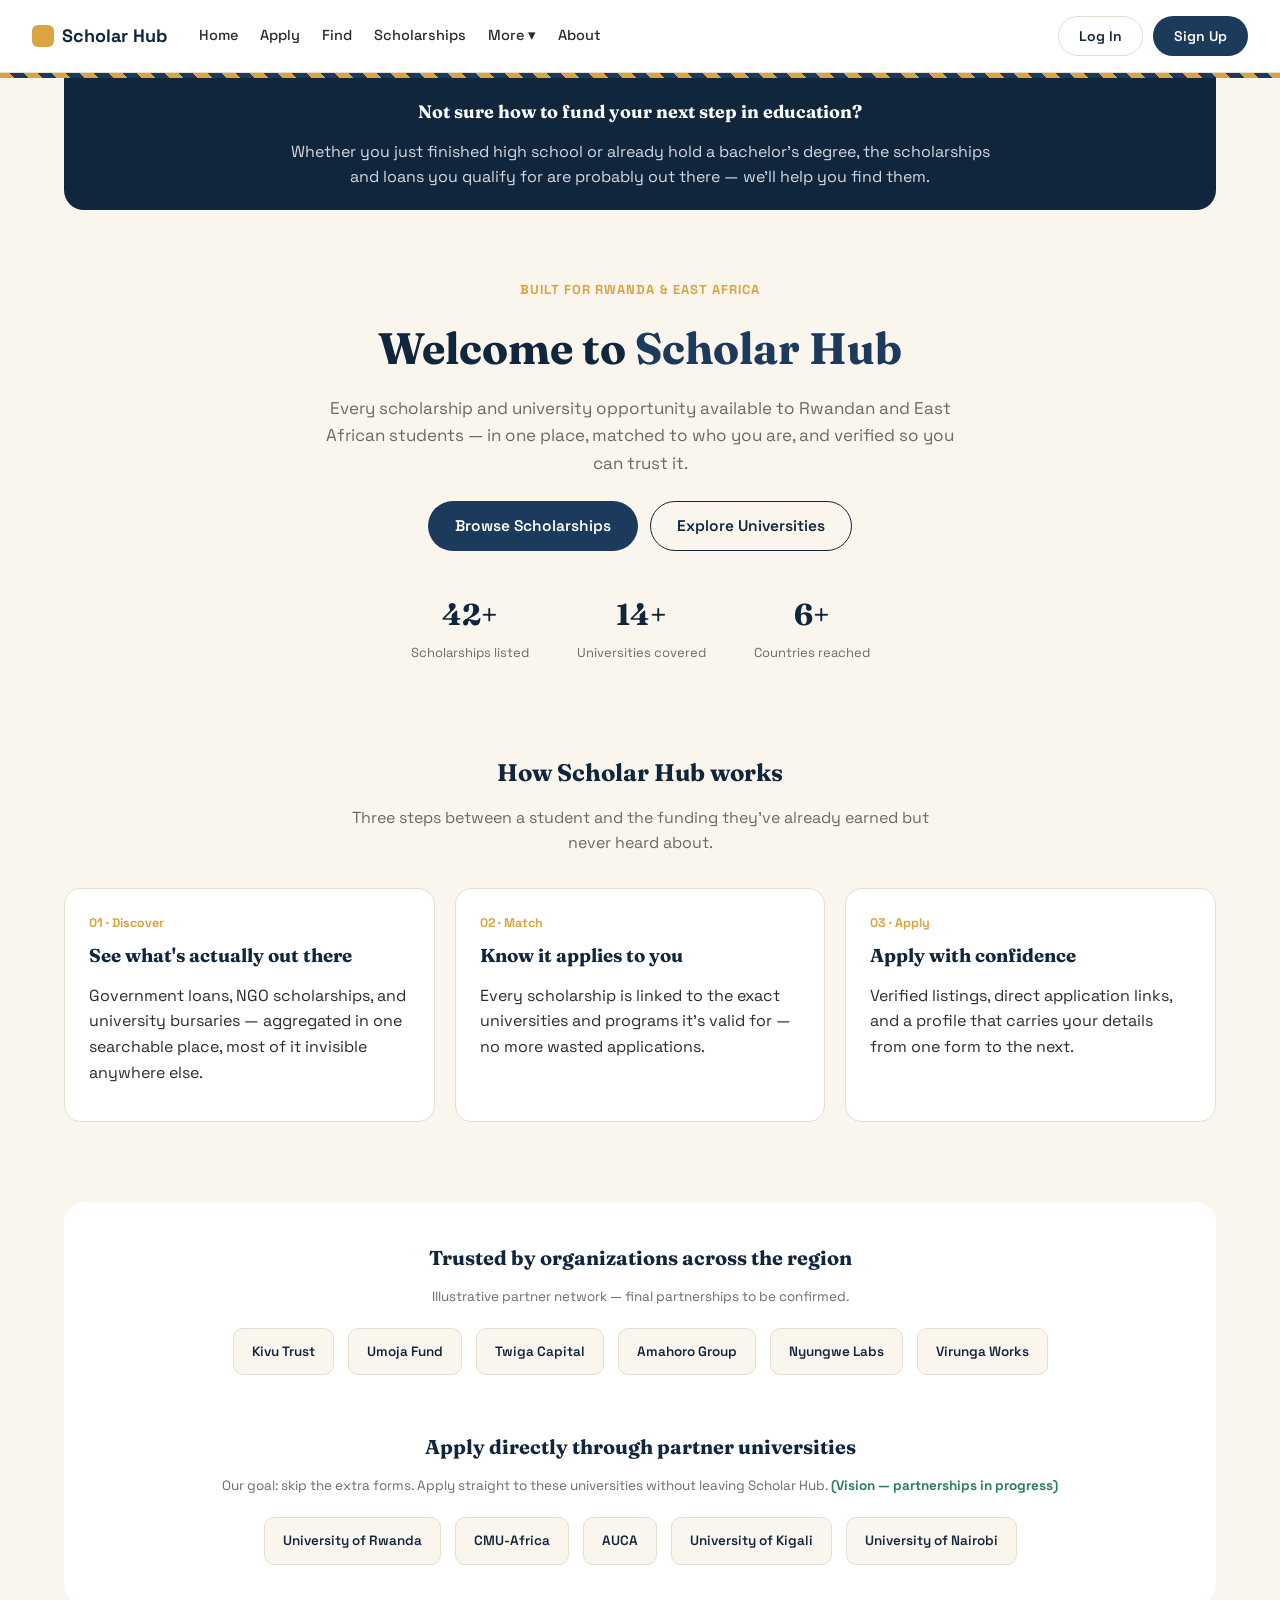
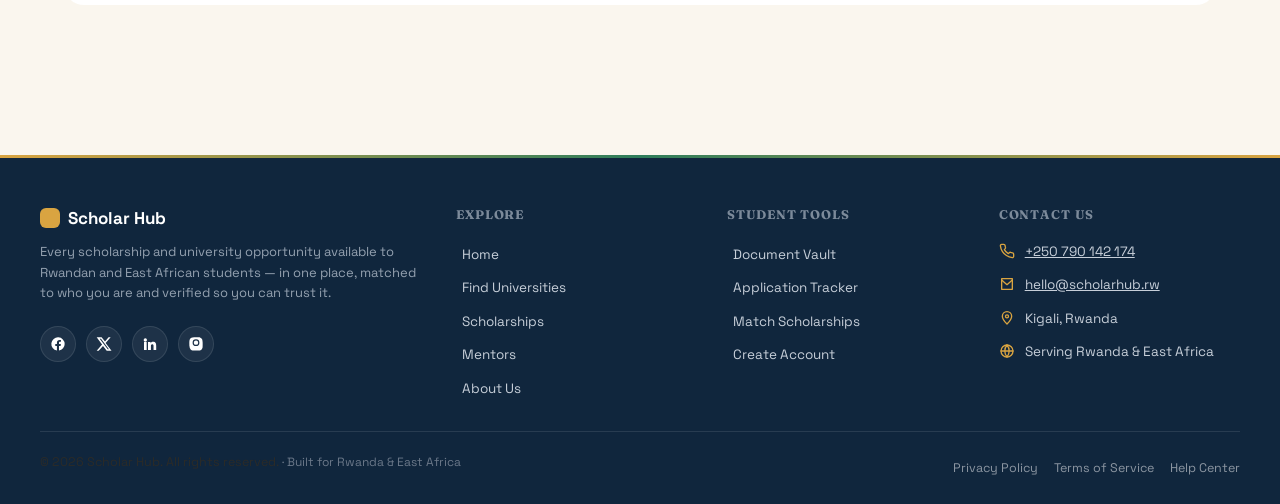
<file: index.html>
<!DOCTYPE html>
<html lang="en">
<head>
<meta charset="UTF-8" />
<meta name="viewport" content="width=device-width, initial-scale=1.0" />
<title>Scholar Hub — Rwanda & East Africa</title>
<link rel="preconnect" href="https://fonts.googleapis.com">
<link rel="preconnect" href="https://fonts.gstatic.com" crossorigin>
<link href="https://fonts.googleapis.com/css2?family=Fraunces:opsz,wght@9..144,500;9..144,600;9..144,700&family=Space+Grotesk:wght@400;500;600;700&family=Caveat:wght@600;700&family=Finger+Paint&display=swap" rel="stylesheet">
<link rel="stylesheet" href="style.css">


</head>
<body>

<nav>
  <div class="nav-left">
    <div class="brand"><div class="brand-mark"></div>Scholar Hub</div>
    <ul class="nav-links">
      <li data-target="home">Home</li>
      <li data-target="apply">Apply</li>
      <li data-target="universities">Find</li>
      <li data-target="scholarships">Scholarships</li>
      <li class="nav-more">
        More ▾
        <ul class="nav-dropdown">
          <li data-target="profile">My Profile</li>
          <li data-target="mentors">Mentors</li>
          <li data-target="vault">Vault</li>
          <li data-target="track">Track</li>
        </ul>
      </li>
      <li data-target="about">About</li>
    </ul>
  </div>
  <div class="nav-right">
    <button class="btn btn-ghost" data-target="login">Log In</button>
    <button class="btn btn-solid" data-target="login">Sign Up</button>
  </div>
</nav>
<div class="imigongo-strip"></div>

<!-- HOME -->
<section class="page active" id="home">
  <div class="hook-banner">
    <h2>Not sure how to fund your next step in education?</h2>
    <p>Whether you just finished high school or already hold a bachelor's degree, the scholarships and loans you qualify for are probably out there — we'll help you find them.</p>
  </div>

  <div class="hero">
    <div class="eyebrow">Built for Rwanda & East Africa</div>
    <h1>Welcome to <span>Scholar Hub</span></h1>
    <p class="lede">Every scholarship and university opportunity available to Rwandan and East African students — in one place, matched to who you are, and verified so you can trust it.</p>
    <div class="hero-ctas">
      <button class="btn btn-solid btn-lg" data-target="scholarships">Browse Scholarships</button>
      <button class="btn btn-outline-dark btn-lg" data-target="universities">Explore Universities</button>
    </div>
    <div class="stat-row">
      <div class="stat"><b id="statSch">0</b><span>Scholarships listed</span></div>
      <div class="stat"><b id="statUni">0</b><span>Universities covered</span></div>
      <div class="stat"><b id="statCountry">0</b><span>Countries reached</span></div>
    </div>
  </div>

  <div class="section">
    <div class="section-head">
      <h2>How Scholar Hub works</h2>
      <p>Three steps between a student and the funding they've already earned but never heard about.</p>
    </div>
    <div class="steps">
      <div class="step-card">
        <div class="step-num">01 · Discover</div>
        <h3>See what's actually out there</h3>
        <p>Government loans, NGO scholarships, and university bursaries — aggregated in one searchable place, most of it invisible anywhere else.</p>
      </div>
      <div class="step-card">
        <div class="step-num">02 · Match</div>
        <h3>Know it applies to you</h3>
        <p>Every scholarship is linked to the exact universities and programs it's valid for — no more wasted applications.</p>
      </div>
      <div class="step-card">
        <div class="step-num">03 · Apply</div>
        <h3>Apply with confidence</h3>
        <p>Verified listings, direct application links, and a profile that carries your details from one form to the next.</p>
      </div>
    </div>
  </div>

  <div class="partners-wrap">
    <div class="partners-head">
      <h2>Trusted by organizations across the region</h2>
      <p>Illustrative partner network — final partnerships to be confirmed.</p>
    </div>
    <div class="partner-float-row">
      <div class="partner-logo">Kivu Trust</div>
      <div class="partner-logo">Umoja Fund</div>
      <div class="partner-logo">Twiga Capital</div>
      <div class="partner-logo">Amahoro Group</div>
      <div class="partner-logo">Nyungwe Labs</div>
      <div class="partner-logo">Virunga Works</div>
    </div>

    <div class="partners-head" style="margin-top:56px;">
      <h2>Apply directly through partner universities</h2>
      <p>Our goal: skip the extra forms. Apply straight to these universities without leaving Scholar Hub. <span style="font-weight:700; color:var(--green);">(Vision — partnerships in progress)</span></p>
    </div>
    <div class="partner-float-row">
      <div class="partner-logo">University of Rwanda</div>
      <div class="partner-logo">CMU-Africa</div>
      <div class="partner-logo">AUCA</div>
      <div class="partner-logo">University of Kigali</div>
      <div class="partner-logo">University of Nairobi</div>
    </div>
  </div>
</section>

<!-- UNIVERSITIES -->
<section class="page" id="universities">
  <div class="section">
    <div class="section-head">
      <h2>Find</h2>
      <p>Rwandan and East African institutions, with the scholarships that actually work with each one.</p>
    </div>
    <div class="filter-row" id="uniFilters"></div>
    <div class="grid" id="uniGrid"></div>
  </div>
</section>

<!-- SCHOLARSHIPS -->
<section class="page" id="scholarships">
  <div class="section">
    <div class="section-head">
      <h2>Scholarships</h2>
      <p>Verified funding sources, each showing exactly which universities and programs it applies to.</p>
    </div>
    <div class="match-box">
      <div>
        <label>Field of study</label>
        <select id="matchField">
          <option>Engineering</option>
          <option>Business</option>
          <option>Medicine</option>
          <option>Law</option>
          <option>IT / Computer Science</option>
        </select>
      </div>
      <div>
        <label>Financial need</label>
        <select id="matchNeed">
          <option>High</option>
          <option>Medium</option>
          <option>Low</option>
        </select>
      </div>
      <button class="btn btn-solid" id="matchBtn">Get My Match Scores</button>
    </div>
    <div class="filter-row" id="scholFilters"></div>
    <div class="grid" id="scholGrid"></div>
  </div>
</section>

<!-- APPLY (standalone page) -->
<section class="page" id="apply">
  <div class="section" style="max-width:640px;">
    <div class="section-head">
      <h2>Apply</h2>
      <p>Pick a university or scholarship from the dropdown, then apply straight through Scholar Hub. Complete <b>My Profile</b> first so forms auto-fill.</p>
    </div>
    <div class="apply-field">
      <label>Choose what you're applying to</label>
      <select id="applyPageSelect">
        <option value="">— Select a university or scholarship —</option>
      </select>
    </div>
    <button class="btn btn-solid" id="applyPageBtn" style="margin-top:8px;" disabled>Apply Now</button>
    <p class="login-note" style="margin-top:16px;">Partner items open the full multi-step wizard on Scholar Hub. Non-partner items can still be logged in your Tracker.</p>
  </div>
</section>


<!-- ABOUT -->
<section class="page" id="about">
  <div class="about-inner">
    <div class="about-wrap">
      <div class="section-head">
        <h2>Why Scholar Hub</h2>
        <svg class="squiggle" viewBox="0 0 220 24" fill="none" xmlns="http://www.w3.org/2000/svg">
          <path d="M2 18C20 4 38 4 56 14C74 24 92 24 110 12C128 0 146 2 164 14C182 24 200 20 218 8" stroke="var(--gold)" stroke-width="4" stroke-linecap="round"/>
        </svg>
      </div>
      <p>Global platforms like Common App solve "which university should I apply to" — for african students, applying to east african schools. Nothing like that exists for Rwanda.</p>
      <p>Scholarship information here is scattered across government bodies, NGOs, and individual universities, and students often can't tell which scholarships even apply to their school. Scholar Hub aggregates it, verifies it, and links every scholarship to the exact institutions it's valid for — so no opportunity goes unclaimed simply because a student never heard about it.</p>
      <p class="team-line">— built by Team Unity</p>
    </div>
    <div class="about-art">
      <!-- Original illustration: student with a graduation cap holding a scholarship scroll, framed by an imigongo-inspired triangle motif -->
      <svg viewBox="0 0 380 380" xmlns="http://www.w3.org/2000/svg">
        <circle cx="190" cy="190" r="170" fill="var(--cream)"/>
        <g opacity="0.9">
          <polygon points="60,330 100,270 140,330" fill="var(--gold)" opacity="0.5"/>
          <polygon points="240,330 280,260 320,330" fill="var(--green)" opacity="0.5"/>
          <polygon points="150,340 190,290 230,340" fill="var(--navy)" opacity="0.35"/>
        </g>
        <circle cx="190" cy="150" r="46" fill="#F2C79A"/>
        <path d="M144 150a46 46 0 0 1 92 0" fill="#2A1B12"/>
        <rect x="150" y="220" width="80" height="90" rx="18" fill="var(--navy)"/>
        <rect x="150" y="220" width="80" height="90" rx="18" fill="url(#stripe)" opacity="0.15"/>
        <defs>
          <pattern id="stripe" width="10" height="10" patternTransform="rotate(45)" patternUnits="userSpaceOnUse">
            <rect width="10" height="10" fill="white"/>
            <line x1="0" y1="0" x2="0" y2="10" stroke="black" stroke-width="4"/>
          </pattern>
        </defs>
        <path d="M120 120L190 92L260 120L190 148Z" fill="var(--navy-deep)"/>
        <path d="M120 120L190 148L260 120" fill="none" stroke="var(--navy-deep)" stroke-width="4"/>
        <line x1="255" y1="122" x2="255" y2="160" stroke="var(--navy-deep)" stroke-width="3"/>
        <circle cx="255" cy="163" r="4" fill="var(--gold)"/>
        <rect x="245" y="225" width="70" height="14" rx="7" fill="var(--gold)" transform="rotate(-18 245 225)"/>
        <circle cx="238" cy="232" r="9" fill="var(--gold)"/>
      </svg>
    </div>
  </div>
</section>

<!-- MENTORS -->
<section class="page" id="mentors">
  <div class="section">
    <div class="section-head">
      <h2>Verified Mentors</h2>
      <p>Past scholarship recipients and current university students offering essay reviews, interview prep, and application walkthroughs. Book a free session below.</p>
    </div>
    <div class="grid" id="mentorGrid"></div>
  </div>
</section>

<!-- MY PROFILE -->
<section class="page" id="profile">
  <div class="section" style="max-width:700px;">
    <div class="section-head">
      <h2>My Profile</h2>
      <p>Complete this once — it auto-fills every application you start on Scholar Hub.</p>
    </div>
    <div style="display:grid; grid-template-columns:1fr 1fr; gap:0 20px;">
      <div class="apply-field"><label>Full name</label><input type="text" id="pfFullName" placeholder="Your full name"/></div>
      <div class="apply-field"><label>Email</label><input type="text" id="pfEmail" placeholder="name@example.com"/></div>
      <div class="apply-field"><label>Phone number</label><input type="text" id="pfPhone" placeholder="e.g. 078 xxx xxxx"/></div>
      <div class="apply-field"><label>Nationality / citizenship</label><input type="text" id="pfNationality" placeholder="e.g. Rwandan"/></div>
      <div class="apply-field"><label>District</label><input type="text" id="pfDistrict" placeholder="e.g. Gasabo"/></div>
      <div class="apply-field">
        <label>Current education level</label>
        <select id="pfEducationLevel">
          <option>Senior 6 / A-Level</option>
          <option>Undergraduate</option>
          <option>Graduate</option>
          <option>TVET</option>
          <option>Other</option>
        </select>
      </div>
      <div class="apply-field"><label>Previous school / university</label><input type="text" id="pfPrevSchool" placeholder="e.g. FAWE Girls School"/></div>
      <div class="apply-field"><label>GPA / grades or percentage</label><input type="text" id="pfGrades" placeholder="e.g. 82% or 3.6 GPA"/></div>
      <div class="apply-field" style="grid-column:1 / -1;"><label>Key subjects</label><input type="text" id="pfSubjects" placeholder="e.g. Math, Physics, Computer Science"/></div>
      <div class="apply-field"><label>Preferred field(s) of study</label><input type="text" id="pfPreferredFields" placeholder="e.g. Engineering, Business"/></div>
      <div class="apply-field"><label>Preferred countries</label><input type="text" id="pfPreferredCountries" placeholder="e.g. Rwanda, Kenya"/></div>
      <div class="apply-field">
        <label>Financial need level</label>
        <select id="pfFinancialNeed"><option>High</option><option selected>Medium</option><option>Low</option></select>
      </div>
      <div class="apply-field"><label>Test scores (if any)</label><input type="text" id="pfTestScores" placeholder="e.g. SAT 1240, IELTS 6.5"/></div>
    </div>
    <div class="apply-field">
      <label>Short bio / personal statement draft</label>
      <textarea id="pfBio" rows="5" placeholder="A few sentences about you, your goals, and why you're pursuing this path — you can refine this later, and it will pre-fill the essay step of any application." style="width:100%; padding:11px 13px; border-radius:10px; border:1px solid var(--line); font-size:14px; font-family:'Space Grotesk',sans-serif; background:var(--cream); resize:vertical;"></textarea>
    </div>
    <button class="btn btn-solid" id="pfSaveBtn">Save profile</button>
    <span id="pfSavedNote" style="display:none; margin-left:12px; color:var(--green); font-size:13.5px; font-weight:600;">✓ Profile saved</span>
  </div>
</section>

<!-- VAULT -->
<section class="page" id="vault">
  <div class="section" style="max-width:700px;">
    <div class="section-head">
      <h2>Document Vault</h2>
      <p>Upload your documents once — attach them to any scholarship application with one click instead of re-uploading every time.</p>
    </div>
    <div id="vaultList"></div>
    <div class="vault-privacy">
      <b style="color:var(--navy-deep);">Privacy:</b> Documents stay with you on this device. They are only shared when you submit an application through Scholar Hub. You can replace or clear them anytime.
    </div>
  </div>
</section>

<!-- TRACK -->
<section class="page" id="track">
  <div class="section" style="max-width:700px;">
    <div class="section-head">
      <h2>Application Tracker</h2>
      <p>See exactly where each of your applications stands, at a glance.</p>
    </div>
    <h3 style="font-size:16px; color:var(--navy-deep); margin-bottom:10px;">Your submitted applications</h3>
    <div id="myApplicationsList" style="margin-bottom:34px;"></div>
    <h3 style="font-size:16px; color:var(--navy-deep); margin-bottom:6px;">SFAR Student Loans</h3>
    <div id="trackerList"></div>
  </div>
</section>



<!-- LOGIN -->
<section class="page" id="login">
  <div class="login-shell">
    <div class="login-form-side">
      <div class="form-tabs">
        <div class="form-tab active" data-form="signin">Log In</div>
        <div class="form-tab" data-form="signup">Sign Up</div>
      </div>
      <h2 style="font-size:26px; color:var(--navy-deep); margin-bottom:6px;">Welcome to Scholar Hub</h2>
      <p style="color:var(--muted); font-size:14.5px; margin-bottom:26px;">Find every scholarship and university opportunity built for you.</p>

      <div id="signinForm">
        <div class="field">
          <label>Email</label>
          <input type="text" id="signinEmail" placeholder="name@example.com" />
          <span class="field-error" id="signinEmailError"></span>
        </div>
        <div class="field">
          <label>Password</label>
          <input type="password" id="signinPassword" placeholder="Enter your password" />
          <span class="field-error" id="signinPasswordError"></span>
        </div>
        <button class="btn btn-solid" style="width:100%; padding:13px;" id="signinSubmit" type="button">Log In</button>
      </div>
      <div id="signupForm" style="display:none;">
        <div class="field">
          <label>Full name</label>
          <input type="text" id="signupName" placeholder="Your full name" />
          <span class="field-error" id="signupNameError"></span>
        </div>
        <div class="field">
          <label>Email</label>
          <input type="text" id="signupEmail" placeholder="name@example.com" />
          <span class="field-error" id="signupEmailError"></span>
        </div>
        <div class="field">
          <label>Password</label>
          <input type="password" id="signupPassword" placeholder="Create a password" />
          <span class="field-error" id="signupPasswordError"></span>
        </div>
        <div class="field">
          <label>Repeat Password</label>
          <input type="password" id="signupPasswordRepeat" placeholder="Repeat your password" />
          <span class="field-error" id="signupPasswordRepeatError"></span>
        </div>
        <button class="btn btn-solid" style="width:100%; padding:13px;" id="signupSubmit" type="button">Create Account</button>
      </div>
      <p class="login-note">This is a working prototype UI — real authentication and profile setup connect here next.</p>
    </div>
    <div class="gorilla-side">
      <div id="gorillaPane">
        <svg viewBox="0 0 240 260">
          <ellipse cx="120" cy="230" rx="95" ry="26" fill="#EDEDE8"></ellipse>
          <path d="M 55 190 Q 40 130 70 95 Q 90 70 120 68 Q 150 70 170 95 Q 200 130 185 190 Q 195 215 165 225 Q 120 238 75 225 Q 45 215 55 190 Z" fill="#8a8a86"></path>
          <ellipse cx="120" cy="100" rx="58" ry="30" fill="#26261f"></ellipse>
          <path d="M 65 175 Q 60 210 90 222 L 90 190 Z" fill="#1c1c17"></path>
          <path d="M 175 175 Q 180 210 150 222 L 150 190 Z" fill="#1c1c17"></path>
          <ellipse cx="120" cy="118" rx="46" ry="42" fill="#1c1c17"></ellipse>
          <ellipse cx="120" cy="132" rx="34" ry="28" fill="#4a3a2d"></ellipse>
          <ellipse cx="102" cy="122" rx="15" ry="11" fill="#f8f8f4"></ellipse>
          <ellipse cx="138" cy="122" rx="15" ry="11" fill="#f8f8f4"></ellipse>
          <circle id="pupilL" cx="102" cy="122" r="5.5" fill="#141414"></circle>
          <circle id="pupilR" cx="138" cy="122" r="5.5" fill="#141414"></circle>
          <ellipse cx="120" cy="140" rx="12" ry="8" fill="#151513"></ellipse>
          <path d="M 100 154 Q 120 166 140 154" stroke="#151513" stroke-width="3" fill="none" stroke-linecap="round"></path>
          <ellipse cx="88" cy="98" rx="10" ry="14" fill="#1c1c17"></ellipse>
          <ellipse cx="152" cy="98" rx="10" ry="14" fill="#1c1c17"></ellipse>
        </svg>
      </div>
      <div class="caption">Our mascot is watching your cursor — try moving your mouse</div>
    </div>
  </div>
</section>

<!-- APPLY MODAL: multi-step wizard -->
<div class="modal-overlay" id="applyModal">
  <div class="modal-card wizard-card">
    <button class="modal-close" id="applyModalClose" aria-label="Close">✕</button>

    <div id="applyWizardView">
      <h3>Apply</h3>
      <div class="modal-target">
        <span class="badge-type" id="applyTargetType">Scholarship</span>
        <span id="applyTargetName">—</span>
      </div>

      <div class="wizard-progress" id="wizardProgress"></div>

      <!-- Step 1: Profile & Program -->
      <div class="wiz-step" id="wizStep1">
        <div id="wizProfileIncomplete" style="display:none; background:var(--cream); border:1px solid var(--line); border-radius:12px; padding:16px; margin-bottom:16px;">
          <p style="font-size:14px; color:var(--navy-deep); font-weight:600; margin-bottom:8px;">Finish your profile first</p>
          <p style="font-size:13.5px; color:var(--muted); margin-bottom:12px;">Your profile fills in your applications automatically. Add at least your name and email to continue.</p>
          <button class="btn btn-outline-dark" id="wizGoProfile" type="button" style="padding:8px 16px; font-size:13px;">Complete profile</button>
        </div>
        <div id="wizProfileSummary" style="display:none; margin-bottom:18px;">
          <p style="font-size:13px; color:var(--muted); margin-bottom:8px;">Applying as:</p>
          <div id="wizProfileRecap" style="background:var(--cream); border:1px solid var(--line); border-radius:12px; padding:14px 16px; font-size:13.5px; color:var(--navy-deep); line-height:1.7;"></div>
        </div>
        <div id="wizProgramField"></div>
      </div>

      <!-- Step 2: Documents -->
      <div class="wiz-step" id="wizStep2" style="display:none;">
        <p style="font-size:13.5px; color:var(--muted); margin-bottom:14px;">Pulled from your Document Vault. Required documents must be uploaded before you submit.</p>
        <div id="wizDocsList"></div>
      </div>

      <!-- Step 3: Essay -->
      <div class="wiz-step" id="wizStep3" style="display:none;">
        <div class="apply-field">
          <label>Personal statement (draft)</label>
          <textarea id="wizEssay" rows="8" maxlength="4000" placeholder="Pre-filled from your profile bio — refine it here for this specific application." style="width:100%; padding:12px 13px; border-radius:10px; border:1px solid var(--line); font-size:14px; font-family:'Space Grotesk',sans-serif; background:var(--cream); resize:vertical;"></textarea>
          <p style="font-size:12px; color:var(--muted); margin-top:6px; text-align:right;"><span id="wizEssayCount">0</span> / 4000 characters</p>
        </div>
      </div>

      <!-- Step 4: Review & submit -->
      <div class="wiz-step" id="wizStep4" style="display:none;">
        <p style="font-size:13.5px; color:var(--muted); margin-bottom:14px;">Review everything before you submit.</p>
        <div id="wizReviewSummary" style="background:var(--cream); border:1px solid var(--line); border-radius:12px; padding:16px; font-size:13.5px; color:var(--navy-deep); line-height:1.8; margin-bottom:16px;"></div>
        <label style="display:flex; gap:8px; align-items:flex-start; font-size:13px; color:var(--ink); cursor:pointer;">
          <input type="checkbox" id="wizConsent" style="margin-top:3px;"/>
          <span>I consent to sharing this information with <span id="wizConsentTarget">—</span> through Scholar Hub.</span>
        </label>
        <div class="after-submit-box">
          <b>What happens after I submit?</b><br/>
          • Partner applications are prepared for the university/scholarship team (priority review when partnerships are live).<br/>
          • You’ll get a tracking ID and can follow status on the Track page.<br/>
          • Status moves: Submitted → Under Review → Offer / Waitlist / Rejected.<br/>
          • You can still upload extra documents from the Vault if they request more info.
        </div>
        <p class="login-note" style="margin-top:14px;">This is a working prototype — submissions aren't sent to any real partner yet, but they'll show up in your Tracker.</p>
      </div>

      <div class="wizard-nav">
        <button class="btn btn-outline-dark" id="wizBack" type="button">Back</button>
        <button class="btn btn-ghost" id="wizSaveLater" type="button">Save & continue later</button>
        <button class="btn btn-solid" id="wizNext" type="button">Next</button>
      </div>
    </div>

    <div id="applySuccessView" style="display:none;">
      <div class="apply-success">
        <div class="check-circle">✓</div>
        <h3>Application submitted</h3>
        <p style="color:var(--muted); font-size:14.5px; margin-top:8px;" id="applySuccessText"></p>
        <p style="font-family:monospace; font-size:13px; color:var(--navy-deep); background:var(--cream); border-radius:8px; padding:8px 12px; margin-top:12px; display:inline-block;" id="applyTrackingId"></p>
        <div class="after-submit-box" style="text-align:left; max-width:420px; margin:16px auto 0;">
          <b>Next steps</b><br/>
          1. Watch the Track page for status updates.<br/>
          2. Keep documents in your Vault ready if more info is requested.<br/>
          3. Partner applications get priority review when the partnership is live.
        </div>
        <div style="display:flex; gap:10px; justify-content:center; margin-top:20px;">
          <button class="btn btn-outline-dark" id="applyDone" type="button">Close</button>
          <button class="btn btn-solid" id="applyGoTracker" type="button">Go to Tracker</button>
        </div>
      </div>
    </div>
  </div>
</div>

<script>
/* ---------- Navigation ---------- */
let isAuthenticated = false;
function goTo(target){
  document.querySelectorAll('.page').forEach(p=>p.classList.remove('active'));
  document.getElementById(target).classList.add('active');
  document.querySelectorAll('.nav-links li').forEach(li=>li.classList.toggle('current', li.dataset.target===target));
  window.scrollTo({top:0, behavior:'smooth'});
}
// Use event delegation so navigation links added later (including footer links)
// also work. The footer is rendered after this script in the HTML.
document.addEventListener('click', (event)=>{
  const el = event.target.closest('[data-target]');
  if(!el) return;

  const target = el.dataset.target;
  if(!target) return;

  event.preventDefault();

  // Support links that should open the Sign Up tab.
  if(target === 'login' && el.dataset.form === 'signup'){
    goTo('login');
    const signupTab = document.querySelector('.form-tab[data-form="signup"]');
    if(signupTab) signupTab.click();
    return;
  }

  goTo(target);
});

/* ---------- Login form tabs ---------- */
document.querySelectorAll('.form-tab').forEach(tab=>{
  tab.addEventListener('click', ()=>{
    document.querySelectorAll('.form-tab').forEach(t=>t.classList.remove('active'));
    tab.classList.add('active');
    document.getElementById('signinForm').style.display = tab.dataset.form==='signin' ? 'block':'none';
    document.getElementById('signupForm').style.display = tab.dataset.form==='signup' ? 'block':'none';
  });
});

/* ---------- Form validation ---------- */
function setFieldError(inputId, errorId, message){
  const input = document.getElementById(inputId);
  const error = document.getElementById(errorId);
  if(message){
    input.classList.add('invalid');
    error.textContent = message;
    error.classList.add('show');
  } else {
    input.classList.remove('invalid');
    error.textContent = '';
    error.classList.remove('show');
  }
  return !message;
}
function isValidEmail(value){
  // requires an @ with at least one character before it and a dot after it
  return /^[^\s@]+@[^\s@]+\.[^\s@]+$/.test(value.trim());
}
function hasNoDigits(value){
  return !/\d/.test(value);
}

document.getElementById('signinSubmit').addEventListener('click', async ()=>{
  const email = document.getElementById('signinEmail').value;
  const password = document.getElementById('signinPassword').value;
  let ok = true;
  ok = setFieldError('signinEmail','signinEmailError',
    email.trim()==='' ? 'Email is required.' :
    !isValidEmail(email) ? 'Enter a valid email (must include an @ and a domain).' : '') && ok;
  ok = setFieldError('signinPassword','signinPasswordError',
    password==='' ? 'Password is required.' :
    password.length<8 ? 'Password must be at least 8 characters.' : '') && ok;
  if(!ok) return;
  // Real check against the database — no more "any well-formed input logs you in".
  try {
    const data = await apiFetch('/auth/login', { method:'POST', body: JSON.stringify({ email: email.trim(), password }) });
    authToken = data.token;
    await restoreBackendSession();
    goTo('home');
  } catch (err) {
    setFieldError('signinPassword','signinPasswordError', err.message || 'Log in failed.');
  }
});

document.getElementById('signupSubmit').addEventListener('click', async ()=>{
  const name = document.getElementById('signupName').value;
  const email = document.getElementById('signupEmail').value;
  const password = document.getElementById('signupPassword').value;
  const repeat = document.getElementById('signupPasswordRepeat').value;
  let ok = true;
  ok = setFieldError('signupName','signupNameError',
    name.trim()==='' ? 'Full name is required.' :
    !hasNoDigits(name) ? 'Name should not contain numbers.' : '') && ok;
  ok = setFieldError('signupEmail','signupEmailError',
    email.trim()==='' ? 'Email is required.' :
    !isValidEmail(email) ? 'Enter a valid email (must include an @ and a domain).' : '') && ok;
  ok = setFieldError('signupPassword','signupPasswordError',
    password==='' ? 'Password is required.' :
    password.length<8 ? 'Password must be at least 8 characters.' : '') && ok;
  ok = setFieldError('signupPasswordRepeat','signupPasswordRepeatError',
    repeat==='' ? 'Please repeat your password.' :
    repeat!==password ? 'Passwords do not match.' : '') && ok;
  if(!ok) return;
  // Real account creation in the database — not just a local flag flip.
  try {
    const data = await apiFetch('/auth/signup', { method:'POST', body: JSON.stringify({ name: name.trim(), email: email.trim(), password }) });
    authToken = data.token;
    await restoreBackendSession();
    goTo('profile');
  } catch (err) {
    setFieldError('signupEmail','signupEmailError', err.message || 'Sign up failed.');
  }
});

/* ---------- Gorilla eye tracking ---------- */
(function(){
  const pane = document.getElementById('gorillaPane');
  const pupilL = document.getElementById('pupilL');
  const pupilR = document.getElementById('pupilR');
  const maxOffset = 4.2;
  document.addEventListener('mousemove', (e)=>{
    const rect = pane.getBoundingClientRect();
    const cx = rect.left + rect.width * 0.474;
    const cy = rect.top + rect.height * 0.23;
    const dx = e.clientX - cx;
    const dy = e.clientY - cy;
    const dist = Math.hypot(dx,dy) || 1;
    const ox = (dx/dist) * maxOffset;
    const oy = (dy/dist) * maxOffset;
    pupilL.setAttribute('cx', 102+ox); pupilL.setAttribute('cy', 122+oy);
    pupilR.setAttribute('cx', 138+ox); pupilR.setAttribute('cy', 122+oy);
  });
})();

/* ---------- Animated counters ---------- */
function animateCount(id, target){
  let cur=0;
  const el = document.getElementById(id);
  const step = Math.max(1, Math.round(target/40));
  const iv = setInterval(()=>{
    cur += step;
    if(cur>=target){cur=target; clearInterval(iv);}
    el.textContent = cur + (target>=6 ? '+':'');
  }, 30);
}
animateCount('statSch', 42);
animateCount('statUni', 14);
animateCount('statCountry', 6);

/* ---------- Data: Universities ---------- */
const universities = [
  {name:"University of Rwanda (UR)", country:"Rwanda", tuition:"≈ 600,000 – 1,200,000 RWF / yr", programs:"Engineering, Medicine, Business, Education, Sciences", link:"https://www.ur.ac.rw", scholarships:["SFAR","Mastercard Foundation"], partner:true, deadline:"Rolling — intake in Sept & Jan", documents:["Academic Transcript","National ID / Passport"], livingCost:"≈ 150,000 – 250,000 RWF / month", benefits:"Priority review · Application fee waiver · Exclusive scholarship matching"},
  {name:"Carnegie Mellon University Africa", country:"Rwanda", tuition:"Contact admissions for tuition & aid", programs:"ICT, Electrical & Computer Engineering, Information Technology", link:"https://africa.engineering.cmu.edu", scholarships:["Mastercard Foundation"], partner:true, deadline:"Jan 15 (Fall intake)", documents:["Academic Transcript","National ID / Passport","Recommendation Letter"], livingCost:"Campus housing available — contact admissions", benefits:"Priority review · Mastercard Scholars pathway support"},
  {name:"University of Kigali", country:"Rwanda", tuition:"≈ 700,000 – 1,500,000 RWF / yr", programs:"Law, Business, IT, Public Health", link:"https://www.uok.ac.rw", scholarships:["SFAR","BRD Minuza"], partner:true, deadline:"Rolling", documents:["Academic Transcript","National ID / Passport"], livingCost:"≈ 180,000 – 280,000 RWF / month", benefits:"Priority review · BRD Minuza guidance · Fee waiver for eligible applicants"},
  {name:"Mount Kenya University Rwanda", country:"Rwanda", tuition:"≈ 650,000 – 1,300,000 RWF / yr", programs:"Business, Education, Health Sciences, Journalism", link:"https://mku.ac.rw", scholarships:["SFAR"], partner:false, deadline:"Rolling", documents:["Academic Transcript","National ID / Passport"], livingCost:"≈ 150,000 – 250,000 RWF / month"},
  {name:"Adventist University of Central Africa (AUCA)", country:"Rwanda", tuition:"≈ 600,000 – 1,100,000 RWF / yr", programs:"Theology, Business, Nursing, Computer Science", link:"https://www.auca.ac.rw", scholarships:["SFAR","BRD Minuza"], partner:true, deadline:"Rolling", documents:["Academic Transcript","National ID / Passport"], livingCost:"≈ 140,000 – 220,000 RWF / month", benefits:"Priority review · BRD Minuza guidance"},
  {name:"Makerere University", country:"Uganda", tuition:"Varies by program — see admissions", programs:"Medicine, Engineering, Agriculture, Arts", link:"https://www.mak.ac.ug", scholarships:["DAAD","Mastercard Foundation"], partner:false, deadline:"See admissions calendar", documents:["Academic Transcript","National ID / Passport","Recommendation Letter"], livingCost:"Varies — Kampala"},
  {name:"Kyambogo University", country:"Uganda", tuition:"Varies by program — see admissions", programs:"Engineering, Education, Vocational Studies", link:"https://kyu.ac.ug", scholarships:["DAAD"], partner:false, deadline:"See admissions calendar", documents:["Academic Transcript","National ID / Passport"], livingCost:"Varies — Kampala"},
  {name:"University of Nairobi", country:"Kenya", tuition:"Varies by program — see admissions", programs:"Law, Medicine, Engineering, Business", link:"https://www.uonbi.ac.ke", scholarships:["Mastercard Foundation"], partner:false, deadline:"See admissions calendar", documents:["Academic Transcript","National ID / Passport"], livingCost:"Varies — Nairobi"},
  {name:"Strathmore University", country:"Kenya", tuition:"Varies by program — see admissions", programs:"Business, Law, IT, Actuarial Science", link:"https://strathmore.edu", scholarships:["Employer-Sponsored"], partner:false, deadline:"See admissions calendar", documents:["Academic Transcript","National ID / Passport","Recommendation Letter"], livingCost:"Varies — Nairobi"},
  {name:"University of Dar es Salaam", country:"Tanzania", tuition:"Varies by program — see admissions", programs:"Engineering, Law, Social Sciences", link:"https://www.udsm.ac.tz", scholarships:["DAAD"], partner:false, deadline:"See admissions calendar", documents:["Academic Transcript","National ID / Passport"], livingCost:"Varies — Dar es Salaam"},
  {name:"University of Burundi", country:"Burundi", tuition:"Varies by program — see admissions", programs:"Medicine, Agronomy, Law, Sciences", link:"#", scholarships:["SFAR"], partner:false, deadline:"See admissions", documents:["Academic Transcript","National ID / Passport"], livingCost:"Varies"},
  {name:"University of Kinshasa", country:"DR Congo", tuition:"Varies by program — see admissions", programs:"Medicine, Law, Engineering, Economics", link:"#", scholarships:["DAAD"], partner:false, deadline:"See admissions", documents:["Academic Transcript","National ID / Passport"], livingCost:"Varies"},
];

const uniCountries = ["All", ...new Set(universities.map(u=>u.country))];
const uniFilterRow = document.getElementById('uniFilters');
uniCountries.forEach((c,i)=>{
  const chip = document.createElement('div');
  chip.className = 'chip' + (i===0 ? ' active':'');
  chip.textContent = c;
  chip.addEventListener('click', ()=>{
    document.querySelectorAll('#uniFilters .chip').forEach(ch=>ch.classList.remove('active'));
    chip.classList.add('active');
    renderUniversities(c);
  });
  uniFilterRow.appendChild(chip);
});

const uniGrid = document.getElementById('uniGrid');
function renderUniversities(filter){
  const list = filter==='All' ? universities : universities.filter(u=>u.country===filter);
  uniGrid.innerHTML = list.map(u=>`
    <div class="card">
      <div class="card-top"><h3>${u.name}</h3><span class="badge badge-amount">${u.country}</span></div>
      ${u.partner ? `<span class="badge badge-partner">★ Scholar Hub Partner</span>` : ''}
      <div class="meta-row"><span>${u.tuition}</span></div>
      <p style="font-size:13.5px; color:var(--muted);">${u.programs}</p>
      <div class="card-detail">
        ${u.deadline ? `<div><b>Deadline:</b> ${u.deadline}</div>` : ''}
        ${u.livingCost ? `<div><b>Living cost:</b> ${u.livingCost}</div>` : ''}
        ${u.documents ? `<div><b>Required docs:</b> ${u.documents.join(', ')}</div>` : ''}
      </div>
      ${u.partner && u.benefits ? `<div class="partner-benefits"><b>Partner benefits:</b> ${u.benefits}</div>` : ''}
      <div class="tag-row">${u.scholarships.map(s=>`<span class="tag">${s}</span>`).join('')}</div>
      <div class="card-foot">
        <a class="apply-link" href="${u.link}" target="_blank" rel="noopener">${u.partner ? 'Learn more →' : 'Continue on university site →'}</a>
        <button class="ask-mentor-btn" type="button" onclick="goTo('mentors')">Ask a mentor</button>
        ${u.partner
          ? `<button class="apply-btn" data-apply-type="University" data-apply-name="${u.name.replace(/"/g,'&quot;')}">Apply via Scholar Hub</button>`
          : `<button class="apply-btn track-only" data-apply-type="University" data-apply-name="${u.name.replace(/"/g,'&quot;')}">Track this application</button>`}
      </div>
    </div>`).join('');
  wireApplyButtons();
}
renderUniversities('All');

/* ---------- Data: Scholarships ---------- */
const scholarships = [
  {name:"SFAR Student Loans", provider:"Government of Rwanda", category:"Government", amount:"Tuition + living stipend", deadline:"Rolling, annual cycle", eligibility:"Any accredited Rwandan institution", link:"https://sfar.gov.rw", partner:true, documents:["Academic Transcript","National ID / Passport"], eligibleUnis:["University of Rwanda (UR)","University of Kigali","Adventist University of Central Africa (AUCA)","Mount Kenya University Rwanda"]},
  {name:"BRD Minuza Loan Portal", provider:"Development Bank of Rwanda", category:"Government", amount:"Varies by program", deadline:"Rolling", eligibility:"University of Kigali, AUCA, and partner institutions", link:"https://minuza.brd.rw/", partner:true, documents:["Academic Transcript","National ID / Passport"], eligibleUnis:["University of Kigali","Adventist University of Central Africa (AUCA)"]},
  {name:"Mastercard Foundation Scholars Program", provider:"Mastercard Foundation", category:"NGO", amount:"Full tuition + stipend", deadline:"Varies by partner university", eligibility:"UR, CMU-Africa, Makerere (partner institutions only)", link:"#", partner:true, documents:["Academic Transcript","National ID / Passport","Recommendation Letter","Personal Statement"], eligibleUnis:["University of Rwanda (UR)","Carnegie Mellon University Africa","Makerere University"]},
  {name:"DAAD Scholarships — East Africa", provider:"DAAD (Germany)", category:"International", amount:"Full funding + travel", deadline:"Varies by program", eligibility:"Specific graduate programs, partner universities", link:"#", partner:false, documents:["Academic Transcript","National ID / Passport","Recommendation Letter"], eligibleUnis:["Makerere University","Kyambogo University","University of Dar es Salaam"]},
  {name:"District Community Bursary", provider:"Local district fund (example)", category:"Local", amount:"Partial tuition support", deadline:"Set by district office", eligibility:"Any accredited institution, district residents", link:"#", partner:false, documents:["Academic Transcript","National ID / Passport"], eligibleUnis:[]},
];
const categories = ["All", ...new Set(scholarships.map(s=>s.category))];
const filterRow = document.getElementById('scholFilters');
categories.forEach((c,i)=>{
  const chip = document.createElement('div');
  chip.className = 'chip' + (i===0 ? ' active':'');
  chip.textContent = c;
  chip.addEventListener('click', ()=>{
    document.querySelectorAll('.chip').forEach(ch=>ch.classList.remove('active'));
    chip.classList.add('active');
    renderScholarships(c);
  });
  filterRow.appendChild(chip);
});

const scholGrid = document.getElementById('scholGrid');
function renderScholarships(filter){
  const list = filter==='All' ? scholarships : scholarships.filter(s=>s.category===filter);
  scholGrid.innerHTML = list.map(s=>`
    <div class="card" data-sch-name="${s.name}">
      <div class="card-top">
        <h3>${s.name}</h3>
        <span class="badge badge-verified">✓ Verified</span>
      </div>
      ${s.partner ? `<span class="badge badge-partner">★ Scholar Hub Partner</span>` : ''}
      <div class="meta-row"><span>${s.provider}</span><span>${s.deadline}</span></div>
      <span class="badge badge-amount" style="width:fit-content;">${s.amount}</span>
      <p style="font-size:13px; color:var(--muted);"><b style="color:var(--navy-deep);">Works with:</b> ${s.eligibility}</p>
      <div class="card-detail">
        ${s.documents ? `<div><b>Required docs:</b> ${s.documents.join(', ')}</div>` : ''}
        ${s.eligibleUnis && s.eligibleUnis.length ? `<div><b>Eligible universities:</b> ${s.eligibleUnis.join(' · ')}</div>` : ''}
      </div>
      ${s.partner ? `<div class="partner-benefits"><b>Apply via Scholar Hub</b> for guided submission and tracking.</div>` : ''}
      <div class="card-foot">
        <a class="apply-link" href="${s.link}" target="_blank" rel="noopener">${s.partner ? 'Learn more →' : 'Continue on provider site →'}</a>
        <button class="ask-mentor-btn" type="button" onclick="goTo('mentors')">Ask a mentor</button>
        ${s.partner
          ? `<button class="apply-btn" data-apply-type="Scholarship" data-apply-name="${s.name.replace(/"/g,'&quot;')}">Apply via Scholar Hub</button>`
          : `<button class="apply-btn track-only" data-apply-type="Scholarship" data-apply-name="${s.name.replace(/"/g,'&quot;')}">Track this application</button>`}
      </div>
    </div>`).join('');
  wireApplyButtons();
}
renderScholarships('All');

/* ---------- Employer-Sponsored scholarships ---------- */
scholarships.push(
  {name:"Twiga Capital Future Talent Award", provider:"Twiga Capital (employer-sponsored)", category:"Employer", amount:"Full tuition + guaranteed internship", deadline:"Applications open termly", eligibility:"Business & IT programs, any accredited institution — includes a post-graduation internship offer", link:"#", partner:false, documents:["Academic Transcript","National ID / Passport","Personal Statement"], eligibleUnis:[]},
  {name:"Virunga Works Engineering Award", provider:"Virunga Works (employer-sponsored)", category:"Employer", amount:"Partial tuition + job placement track", deadline:"Rolling", eligibility:"Engineering programs at UR, CMU-Africa, University of Kigali", link:"#", partner:false, documents:["Academic Transcript","National ID / Passport"], eligibleUnis:["University of Rwanda (UR)","Carnegie Mellon University Africa","University of Kigali"]}
);
// refresh filter chips to include Employer, then re-render
filterRow.innerHTML = '';
const categories2 = ["All", ...new Set(scholarships.map(s=>s.category))];
categories2.forEach((c,i)=>{
  const chip = document.createElement('div');
  chip.className = 'chip' + (i===0 ? ' active':'');
  chip.textContent = c;
  chip.addEventListener('click', ()=>{
    document.querySelectorAll('#scholFilters .chip').forEach(ch=>ch.classList.remove('active'));
    chip.classList.add('active');
    renderScholarships(c);
  });
  filterRow.appendChild(chip);
});
renderScholarships('All');

/* ---------- Standalone Apply page dropdown ---------- */
const applyPageSelect = document.getElementById('applyPageSelect');
const uniGroup = document.createElement('optgroup');
uniGroup.label = 'Universities';
universities.forEach(u=>{
  const opt = document.createElement('option');
  opt.value = 'University|' + u.name;
  opt.textContent = u.name + (u.partner ? ' — Partner' : '');
  uniGroup.appendChild(opt);
});
const schGroup = document.createElement('optgroup');
schGroup.label = 'Scholarships';
scholarships.forEach(s=>{
  const opt = document.createElement('option');
  opt.value = 'Scholarship|' + s.name;
  opt.textContent = s.name + (s.partner ? ' — Partner' : '');
  schGroup.appendChild(opt);
});
applyPageSelect.appendChild(uniGroup);
applyPageSelect.appendChild(schGroup);
applyPageSelect.addEventListener('change', ()=>{
  document.getElementById('applyPageBtn').disabled = !applyPageSelect.value;
});
document.getElementById('applyPageBtn').addEventListener('click', ()=>{
  const [type, name] = applyPageSelect.value.split('|');
  if(!type || !name) return;
  openApplyModal(type, name);
});

/* ---------- Match Score ---------- */
function scoreFor(sch, field, need){
  let base = 55;
  if(sch.category==='Government') base += 20;
  if(sch.category==='NGO') base += 12;
  if(sch.category==='Employer' && field!=='Business' && field!=='Engineering' && field!=='IT / Computer Science') base -= 10;
  if(need==='High') base += 15;
  if(need==='Low') base -= 10;
  // Use full profile when available
  const pref = (studentProfile.preferredFields || '').toLowerCase();
  const subjects = (studentProfile.keySubjects || '').toLowerCase();
  const fieldLow = field.toLowerCase();
  if(pref && (pref.includes(fieldLow.split(' ')[0]) || fieldLow.includes(pref.split(',')[0].trim().slice(0,6)))) base += 10;
  if(subjects && (subjects.includes('math') || subjects.includes('physics')) && (field==='Engineering' || field==='IT / Computer Science')) base += 6;
  if(studentProfile.nationality && /rwanda/i.test(studentProfile.nationality) && sch.category==='Government') base += 8;
  if(studentProfile.district && sch.name.includes('District')) base += 5;
  if(sch.partner) base += 4;
  const variance = (sch.name.length * 7) % 17;
  return Math.max(38, Math.min(97, base + variance - 8));
}
function scoreClass(v){ return v>=75 ? 'match-high' : v>=55 ? 'match-mid' : 'match-low'; }
function scoreReason(sch, field, need, score){
  const bits = [];
  if(sch.category==='Government') bits.push('government funding');
  if(sch.partner) bits.push('partner pathway');
  if(need==='High') bits.push('high need fit');
  if(studentProfile.preferredFields) bits.push('matches preferred fields');
  return bits.length ? bits.slice(0,2).join(' · ') : 'general fit';
}

document.getElementById('matchBtn').addEventListener('click', ()=>{
  // Prefer profile values when set
  let field = document.getElementById('matchField').value;
  let need = document.getElementById('matchNeed').value;
  if(studentProfile.preferredFields){
    const pf = studentProfile.preferredFields.toLowerCase();
    const options = ['Engineering','Business','Medicine','Law','IT / Computer Science'];
    const hit = options.find(o => pf.includes(o.toLowerCase().split(' ')[0]) || pf.includes(o.toLowerCase()));
    if(hit){ field = hit; document.getElementById('matchField').value = hit; }
  }
  if(studentProfile.financialNeed){
    need = studentProfile.financialNeed;
    document.getElementById('matchNeed').value = need;
  }
  document.querySelectorAll('#scholGrid .card').forEach((card)=>{
    const sch = scholarships.find(s => s.name === card.dataset.schName);
    if(!sch) return;
    const score = scoreFor(sch, field, need);
    let pill = card.querySelector('.match-pill');
    if(!pill){
      pill = document.createElement('span');
      pill.className = 'match-pill';
      card.querySelector('.card-top').appendChild(pill);
    }
    pill.className = 'match-pill ' + scoreClass(score);
    pill.textContent = score + '% match';
    pill.title = scoreReason(sch, field, need, score);
  });
});

/* ---------- Mentors ---------- */
const mentors = [
  {name:"Aline U.", role:"UR Engineering Alum · Mastercard Scholar", focus:"Essay review, interview prep", rate:"Free · 20 min"},
  {name:"Eric N.", role:"CMU-Africa Student", focus:"IT & Engineering applications", rate:"Free · 20 min"},
  {name:"Divine K.", role:"AUCA Alum · SFAR recipient", focus:"SFAR & BRD loan process walkthrough", rate:"Free · 15 min"},
  {name:"Grace M.", role:"University of Nairobi Student", focus:"Regional (Kenya) applications", rate:"Free · 20 min"},
];
const mentorGrid = document.getElementById('mentorGrid');
mentorGrid.innerHTML = mentors.map((m,i)=>`
  <div class="card mentor-card">
    <div class="mentor-avatar"></div>
    <div style="flex:1;">
      <h3 style="font-size:17px;">${m.name}</h3>
      <p style="font-size:13px; color:var(--muted); margin:4px 0 8px;">${m.role}</p>
      <p style="font-size:13px; color:var(--ink);">${m.focus}</p>
      <div class="card-foot" style="margin-top:14px;">
        <span class="badge badge-verified">✓ Verified</span>
        <span style="font-size:12.5px; font-weight:600; color:var(--navy-deep);">${m.rate}</span>
      </div>
      <button class="btn btn-outline-dark mentor-book" type="button" onclick="bookMentor(${i})">Book free session</button>
    </div>
  </div>`).join('');
function bookMentor(i){
  const m = mentors[i];
  alert('Session request sent to ' + m.name + ' (' + m.rate + ').\n\nIn the full product this opens a booking calendar. For this prototype, treat it as a confirmed request — they would follow up by email.');
}

/* ---------- Document Vault ---------- */
let vaultDocs = [
  {name:"Academic Transcript", status:false},
  {name:"National ID / Passport", status:false},
  {name:"Recommendation Letter", status:false},
  {name:"Personal Statement", status:false},
];
function renderVault(){
  document.getElementById('vaultList').innerHTML = vaultDocs.map((d,i)=>`
    <div class="upload-row ${d.status?'done':''}">
      <span>${d.name}</span>
      <div style="display:flex; align-items:center; gap:14px;">
        <span class="upload-status ${d.status?'done':''}">${d.status?'✓ Uploaded':'Not uploaded'}</span>
        <button class="btn btn-outline-dark" style="padding:7px 14px; font-size:13px;" onclick="toggleVault(${i})">${d.status?'Replace':'Upload'}</button>
      </div>
    </div>`).join('');
}
function toggleVault(i){ vaultDocs[i].status = true; renderVault(); persistAll(); }
renderVault();

/* ---------- Application Tracker ---------- */
const trackerSteps = [
  {label:"Profile complete", state:"done"},
  {label:"Documents uploaded", state:"done"},
  {label:"Essay drafted", state:"active"},
  {label:"Application submitted", state:"pending"},
  {label:"Result received", state:"pending"},
];
document.getElementById('trackerList').innerHTML = trackerSteps.map((s,i)=>`
  <div class="tracker-item">
    <div class="tracker-dot ${s.state==='done'?'done':s.state==='active'?'active':''}">${s.state==='done'?'✓':i+1}</div>
    <div>
      <p style="font-weight:600; color:var(--navy-deep); font-size:14.5px;">${s.label}</p>
      <p style="font-size:12.5px; color:var(--muted); margin-top:2px;">${s.state==='done'?'Complete':s.state==='active'?'In progress':'Not started'}</p>
    </div>
  </div>`).join('');

/* ---------- Student Profile (backend-only; no browser storage) ---------- */
const studentProfile = {
  fullName:'', email:'', phone:'', nationality:'', district:'', educationLevel:'Senior 6 / A-Level',
  previousSchool:'', grades:'', keySubjects:'', preferredFields:'', preferredCountries:'',
  financialNeed:'Medium', testScores:'', bio:''
};
const pfIds = {
  fullName:'pfFullName', email:'pfEmail', phone:'pfPhone', nationality:'pfNationality', district:'pfDistrict',
  educationLevel:'pfEducationLevel', previousSchool:'pfPrevSchool', grades:'pfGrades', keySubjects:'pfSubjects',
  preferredFields:'pfPreferredFields', preferredCountries:'pfPreferredCountries', financialNeed:'pfFinancialNeed',
  testScores:'pfTestScores', bio:'pfBio'
};
function isProfileComplete(){ return studentProfile.fullName.trim()!=='' && studentProfile.email.trim()!==''; }

function loadProfileToForm(){
  Object.keys(pfIds).forEach(key=>{
    const el = document.getElementById(pfIds[key]);
    if(el) el.value = studentProfile[key] || '';
  });
}
function saveProfileFromForm(){
  Object.keys(pfIds).forEach(key=>{ studentProfile[key] = document.getElementById(pfIds[key]).value; });
  persistAll();
}
document.getElementById('pfSaveBtn').addEventListener('click', ()=>{
  saveProfileFromForm();
  const note = document.getElementById('pfSavedNote');
  note.style.display = 'inline';
  setTimeout(()=>{ note.style.display = 'none'; }, 2500);
});

/* ---------- Apply feature: multi-step wizard (scholarships + universities) ---------- */
let myApplications = [];
const applyModal = document.getElementById('applyModal');
const applyWizardView = document.getElementById('applyWizardView');
const applySuccessView = document.getElementById('applySuccessView');
let currentApplyTarget = null;   // { type, name, record, isPartner }
let wizStep = 1;
const WIZ_LABELS = ['Profile & Program','Documents','Personal Statement','Review & Submit'];
let wizDraft = { program:'', eligibilityConfirmed:false, docsRequired:[], essay:'', consent:false };

function findTargetRecord(type, name){
  return type === 'University' ? universities.find(u=>u.name===name) : scholarships.find(s=>s.name===name);
}

function openApplyModal(type, name){
  const record = findTargetRecord(type, name);
  currentApplyTarget = { type, name, record, isPartner: !!(record && record.partner) };
  document.getElementById('applyTargetType').textContent = type;
  document.getElementById('applyTargetName').textContent = name;
  wizStep = 1;
  wizDraft = { program:'', eligibilityConfirmed:false, docsRequired:[], essay: studentProfile.bio || '', consent:false };
  applyWizardView.style.display = 'block';
  applySuccessView.style.display = 'none';
  applyModal.classList.add('open');
  renderWizardStep();
}

/* Quick "track only" flow for non-partner cards — skip the wizard entirely */
function trackOnlyLog(type, name){
  const id = 'SH-' + Math.random().toString(36).slice(2,8).toUpperCase();
  myApplications.push({ type, name, status:'Submitted', trackingId:id, submittedAt:new Date().toISOString(), external:true });
  renderMyApplications();
  persistAll();
}

function wireApplyButtons(){
  document.querySelectorAll('.apply-btn[data-apply-type]').forEach(btn=>{
    // avoid double-binding when grids re-render
    btn.replaceWith(btn.cloneNode(true));
  });
  document.querySelectorAll('.apply-btn[data-apply-type]').forEach(btn=>{
    btn.addEventListener('click', ()=>{
      if(btn.classList.contains('track-only')){
        trackOnlyLog(btn.dataset.applyType, btn.dataset.applyName);
        btn.textContent = 'Added to Tracker ✓';
        btn.disabled = true;
      } else {
        openApplyModal(btn.dataset.applyType, btn.dataset.applyName);
      }
    });
  });
}

function closeApplyModal(){
  applyModal.classList.remove('open');
}
document.getElementById('applyModalClose').addEventListener('click', closeApplyModal);
applyModal.addEventListener('click', (e)=>{ if(e.target === applyModal) closeApplyModal(); });
document.getElementById('applyDone').addEventListener('click', closeApplyModal);
document.getElementById('applyGoTracker').addEventListener('click', ()=>{ closeApplyModal(); goTo('track'); });
document.getElementById('wizGoProfile').addEventListener('click', ()=>{ closeApplyModal(); goTo('profile'); });

function renderWizardStep(){
  document.querySelectorAll('.wiz-step').forEach(el=>el.style.display='none');
  document.getElementById('wizStep'+wizStep).style.display = 'block';

  // progress bar
  const bar = document.getElementById('wizardProgress');
  bar.innerHTML = WIZ_LABELS.map((label,i)=>{
    const n = i+1;
    const cls = n < wizStep ? 'wp-done' : n === wizStep ? 'wp-current' : '';
    return `<div class="wp-step ${cls}" title="${label}"></div>`;
  }).join('') + `<div class="wizard-step-label" style="width:100%; margin-top:8px;">Step ${wizStep} of ${WIZ_LABELS.length}: ${WIZ_LABELS[wizStep-1]}</div>`;

  if(wizStep === 1) renderWizStep1();
  if(wizStep === 2) renderWizStep2();
  if(wizStep === 3) renderWizStep3();
  if(wizStep === 4) renderWizStep4();

  document.getElementById('wizBack').style.visibility = wizStep === 1 ? 'hidden' : 'visible';
  document.getElementById('wizNext').textContent = wizStep === WIZ_LABELS.length ? 'Submit application' : 'Next';
}

function renderWizStep1(){
  const complete = isProfileComplete();
  document.getElementById('wizProfileIncomplete').style.display = complete ? 'none' : 'block';
  document.getElementById('wizProfileSummary').style.display = complete ? 'block' : 'none';
  if(complete){
    document.getElementById('wizProfileRecap').innerHTML = `
      <b>${studentProfile.fullName}</b><br/>
      ${studentProfile.email}${studentProfile.phone ? ' · '+studentProfile.phone : ''}<br/>
      ${studentProfile.educationLevel}${studentProfile.previousSchool ? ' · '+studentProfile.previousSchool : ''}`;
  }
  const target = currentApplyTarget;
  const field = document.getElementById('wizProgramField');
  if(target.type === 'University'){
    const programs = (target.record && target.record.programs ? target.record.programs.split(',') : []).map(p=>p.trim());
    field.innerHTML = `
      <div class="apply-field">
        <label>Which program are you applying to?</label>
        <select id="wizProgramSelect">${programs.map(p=>`<option ${wizDraft.program===p?'selected':''}>${p}</option>`).join('')}</select>
      </div>`;
    document.getElementById('wizProgramSelect').addEventListener('change', e=>{ wizDraft.program = e.target.value; });
    wizDraft.program = wizDraft.program || programs[0] || '';
  } else {
    field.innerHTML = `
      <div style="background:var(--cream); border:1px solid var(--line); border-radius:10px; padding:14px 16px; font-size:13.5px; color:var(--ink); margin-bottom:12px;">
        <b style="color:var(--navy-deep);">Eligibility:</b> ${target.record ? target.record.eligibility : ''}
      </div>
      <label style="display:flex; gap:8px; align-items:flex-start; font-size:13.5px; cursor:pointer;">
        <input type="checkbox" id="wizEligibilityCheck" ${wizDraft.eligibilityConfirmed ? 'checked' : ''} style="margin-top:3px;"/>
        <span>I confirm I meet the eligibility criteria above.</span>
      </label>`;
    document.getElementById('wizEligibilityCheck').addEventListener('change', e=>{ wizDraft.eligibilityConfirmed = e.target.checked; });
  }
}

function renderWizStep2(){
  const requiredNames = (currentApplyTarget.record && currentApplyTarget.record.documents) || ['Academic Transcript','National ID / Passport'];
  document.getElementById('wizDocsList').innerHTML = vaultDocs.map((d,i)=>{
    const required = requiredNames.includes(d.name);
    return `
      <div class="doc-check-row">
        <div>
          <p style="font-weight:600; color:var(--navy-deep); font-size:13.5px;">${d.name}</p>
          <p style="font-size:12px; color:${d.status ? 'var(--green)' : 'var(--muted)'}; margin-top:2px;">${d.status ? '✓ Uploaded' : 'Not uploaded'}</p>
        </div>
        <div style="display:flex; align-items:center; gap:10px;">
          <span class="doc-req ${required ? 'required':'optional'}">${required ? 'Required' : 'Optional'}</span>
          <button class="btn btn-outline-dark" style="padding:6px 12px; font-size:12.5px;" type="button" onclick="toggleVault(${i}); renderWizStep2();">${d.status ? 'Replace' : 'Upload'}</button>
        </div>
      </div>`;
  }).join('');
}

function renderWizStep3(){
  const ta = document.getElementById('wizEssay');
  ta.value = wizDraft.essay;
  document.getElementById('wizEssayCount').textContent = ta.value.length;
  ta.oninput = ()=>{ wizDraft.essay = ta.value; document.getElementById('wizEssayCount').textContent = ta.value.length; };
}

function renderWizStep4(){
  const target = currentApplyTarget;
  document.getElementById('wizConsentTarget').textContent = target.name;
  const requiredNames = (target.record && target.record.documents) || ['Academic Transcript','National ID / Passport'];
  const docsStatus = requiredNames.map(n=>{
    const d = vaultDocs.find(x=>x.name===n);
    return `${n}: ${d && d.status ? '✓ uploaded' : '⚠ missing'}`;
  }).join(' · ');
  document.getElementById('wizReviewSummary').innerHTML = `
    <b>${studentProfile.fullName || '(no name on profile)'}</b> — ${studentProfile.email || '(no email on profile)'}<br/>
    Applying to: <b>${target.name}</b> (${target.type})<br/>
    ${target.type==='University' ? 'Program: '+(wizDraft.program||'—') : 'Eligibility confirmed: '+(wizDraft.eligibilityConfirmed?'Yes':'No')}<br/>
    Documents: ${docsStatus}<br/>
    Personal statement: ${wizDraft.essay ? wizDraft.essay.slice(0,120)+(wizDraft.essay.length>120?'…':'') : '(empty)'}`;
  const consentBox = document.getElementById('wizConsent');
  consentBox.checked = wizDraft.consent;
  consentBox.onchange = e=>{ wizDraft.consent = e.target.checked; };
}

document.getElementById('wizBack').addEventListener('click', ()=>{
  if(wizStep > 1){ wizStep--; renderWizardStep(); }
});

document.getElementById('wizSaveLater').addEventListener('click', ()=>{
  saveApplication('Draft');
  closeApplyModal();
});

document.getElementById('wizNext').addEventListener('click', ()=>{
  if(wizStep === 1 && currentApplyTarget.type === 'Scholarship' && !wizDraft.eligibilityConfirmed){
    alert('Please confirm you meet the eligibility criteria before continuing.');
    return;
  }
  if(wizStep < WIZ_LABELS.length){
    wizStep++;
    renderWizardStep();
    return;
  }
  // final step: submit
  if(!wizDraft.consent){
    alert('Please consent to sharing your information before submitting.');
    return;
  }
  const id = saveApplication('Submitted');
  document.getElementById('applySuccessText').textContent =
    `Your application to "${currentApplyTarget.name}" has been submitted${currentApplyTarget.isPartner ? ' directly to our partner team' : ''}. Track its status any time from the Track page.`;
  document.getElementById('applyTrackingId').textContent = 'Tracking ID: ' + id;
  applyWizardView.style.display = 'none';
  applySuccessView.style.display = 'block';
});

function saveApplication(status){
  const id = 'SH-' + Math.random().toString(36).slice(2,8).toUpperCase();
  myApplications.push({
    type: currentApplyTarget.type,
    name: currentApplyTarget.name,
    status: status,
    trackingId: id,
    program: wizDraft.program,
    submittedAt: new Date().toISOString(),
    isPartner: currentApplyTarget.isPartner
  });
  renderMyApplications();
  persistAll();
  return id;
}

const STATUS_ORDER = ['Draft','Submitted','Under Review','Additional Info Requested','Offer','Waitlist','Rejected'];
function nextStatus(current){
  if(current === 'Draft') return 'Submitted';
  if(current === 'Submitted') return 'Under Review';
  if(current === 'Under Review') return 'Offer';
  return current;
}
function statusColor(status){
  if(status==='Offer') return 'var(--green)';
  if(status==='Rejected') return '#B3261E';
  if(status==='Waitlist' || status==='Additional Info Requested') return '#B3800B';
  return 'var(--navy)';
}
function advanceStatus(idx){
  myApplications[idx].status = nextStatus(myApplications[idx].status);
  renderMyApplications();
  persistAll();
}
function resumeDraft(idx){
  const app = myApplications[idx];
  const record = findTargetRecord(app.type, app.name);
  currentApplyTarget = { type: app.type, name: app.name, record, isPartner: !!(record && record.partner) };
  wizDraft = { program: app.program || '', eligibilityConfirmed:false, docsRequired:[], essay: studentProfile.bio || '', consent:false };
  wizStep = 1;
  applyWizardView.style.display = 'block';
  applySuccessView.style.display = 'none';
  applyModal.classList.add('open');
  renderWizardStep();
  myApplications.splice(idx,1);
  renderMyApplications();
  persistAll();
}

function renderMyApplications(){
  const list = document.getElementById('myApplicationsList');
  if(myApplications.length === 0){
    list.innerHTML = `<p style="font-size:13.5px; color:var(--muted);">You haven't applied to anything yet — hit "Apply via Scholar Hub" on any scholarship or university card to get started.</p>`;
    return;
  }
  const uniApps = myApplications.map((a,i)=>({...a, idx:i})).filter(a=>a.type==='University');
  const schApps = myApplications.map((a,i)=>({...a, idx:i})).filter(a=>a.type==='Scholarship');

  function renderGroup(title, apps){
    if(apps.length===0) return '';
    return `<p style="font-size:12px; font-weight:700; text-transform:uppercase; letter-spacing:.04em; color:var(--muted); margin:16px 0 8px;">${title}</p>` +
      apps.map(a => `
      <div class="tracker-item">
        <div class="tracker-dot active">•</div>
        <div style="flex:1;">
          <p style="font-weight:600; color:var(--navy-deep); font-size:14.5px;">${a.name}${a.isPartner ? ' <span class="badge-partner" style="margin-top:0; display:inline-flex;">★ Partner</span>' : ''}</p>
          <p style="font-size:12.5px; color:var(--muted); margin-top:2px;">${a.trackingId} · ${new Date(a.submittedAt).toLocaleDateString()}</p>
        </div>
        <div style="display:flex; align-items:center; gap:8px;">
          <span style="font-size:11.5px; font-weight:700; color:#fff; background:${statusColor(a.status)}; padding:4px 10px; border-radius:999px;">${a.status}</span>
          ${a.status==='Draft' ? `<button class="btn btn-outline-dark" style="padding:6px 12px; font-size:12px;" onclick="resumeDraft(${a.idx})">Resume</button>` :
            (a.status!=='Offer' && a.status!=='Rejected' && !a.external) ? `<button class="btn btn-outline-dark" style="padding:6px 12px; font-size:12px;" onclick="advanceStatus(${a.idx})" title="Demo only — simulates a status update">Simulate update</button>` : ''}
        </div>
      </div>`).join('');
  }
  list.innerHTML = renderGroup('University applications', uniApps) + renderGroup('Scholarship applications', schApps);
}
renderMyApplications();

/* ---------- USSD Simulator ---------- */
const ussdMenu = {
  root: {
    text: "Welcome to Scholar Hub\n1. Check deadlines\n2. Get scholarship match\n3. Set reminder\n0. Exit",
    options: {
      "1":"deadlines", "2":"match", "3":"reminder"
    }
  },
  deadlines: { text:"Upcoming deadlines:\nSFAR — Rolling\nBRD Minuza — Rolling\nMastercard Fdn — Varies\n\n0. Back to menu", options:{"0":"root"} },
  match: { text:"Reply with your field:\n1. Engineering\n2. Business\n3. Medicine", options:{"1":"matchResult","2":"matchResult","3":"matchResult"} },
  matchResult: { text:"Top match: SFAR Student Loans (Government)\nWorks with your field at most public universities.\n\n0. Back to menu", options:{"0":"root"} },
  reminder: { text:"Reminder set for your saved deadlines. You'll get an SMS 7 days before each one.\n\n0. Back to menu", options:{"0":"root"} },
};
let ussdState = "root";
function renderUSSD(){
  const node = ussdMenu[ussdState];
  document.getElementById('phoneBody').innerHTML = `
    <div class="phone-line" style="white-space:pre-line;">${node.text}</div>
    <input class="phone-input" id="ussdInput" placeholder="Reply..." />
    <button class="phone-btn" id="ussdSend">Send</button>
  `;
  document.getElementById('ussdSend').addEventListener('click', ()=>{
    const val = document.getElementById('ussdInput').value.trim();
    if(node.options[val]){ ussdState = node.options[val]; }
    renderUSSD();
  });
}
renderUSSD();

/* ---------- Persistence: backend only, no browser storage of any kind ----------
   All state (profile, vault, applications, auth) now lives in the database and
   is read/written through the API. These two functions are kept as harmless
   no-ops purely so every existing call site (button handlers, logout, etc.)
   keeps working without needing to be touched individually. */
function persistAll(){ /* intentionally does nothing — see backend sync below */ }
function loadPersisted(){ /* intentionally does nothing — session is restored from the backend, not the browser */ }

function updateAuthUI(){
  const right = document.querySelector('.nav-right');
  if(!right) return;
  if(isAuthenticated){
    right.innerHTML = `<span class="nav-account">Signed in${studentProfile.fullName ? ' · '+studentProfile.fullName.split(' ')[0] : ''}</span>
      <button class="btn btn-ghost" type="button" id="navProfileBtn">My Profile</button>
      <button class="btn btn-solid" type="button" id="navLogoutBtn">Log out</button>`;
    document.getElementById('navProfileBtn').addEventListener('click', ()=>goTo('profile'));
    document.getElementById('navLogoutBtn').addEventListener('click', ()=>{
      isAuthenticated = false;
      authToken = null;
      location.reload();
    });
  }
}
// Refresh profile form when opening profile page
document.querySelectorAll('[data-target="profile"]').forEach(el=>{
  el.addEventListener('click', ()=> setTimeout(loadProfileToForm, 0));
});
loadPersisted();

/* =====================================================
   BACKEND INTEGRATION (Scholar Hub API)
   The public catalog (universities/scholarships/mentors) has a built-in
   fallback so the page still renders if the backend is down. Everything
   involving a specific user — auth, profile, vault, applications, mentor
   bookings, payments — is backend-only: no localStorage, sessionStorage,
   or cookies are used anywhere. Refreshing the page signs you out, on
   purpose, because there is nothing kept in the browser to restore.
===================================================== */
const API_BASE = window.SCHOLAR_HUB_API ||
  (location.protocol.startsWith('http') ? location.origin + '/api' : 'http://localhost:5000/api');
// Auth token lives in memory only for this page load — nothing is written to
// localStorage, sessionStorage, or cookies. Refreshing the page signs you out
// on purpose; the database is the only place session state is durable.
let authToken = null;

async function apiFetch(path, options = {}) {
  const headers = Object.assign({ 'Content-Type': 'application/json' }, options.headers || {});
  if (authToken) headers['Authorization'] = 'Bearer ' + authToken;
  const res = await fetch(API_BASE + path, Object.assign({}, options, { headers }));
  if (!res.ok) {
    const body = await res.json().catch(() => ({}));
    throw new Error(body.error || ('Request failed: ' + res.status));
  }
  return res.json();
}

function rebuildUniFilters(){
  uniFilterRow.innerHTML = '';
  ["All", ...new Set(universities.map(u=>u.country))].forEach((c,i)=>{
    const chip = document.createElement('div');
    chip.className = 'chip' + (i===0 ? ' active':'');
    chip.textContent = c;
    chip.addEventListener('click', ()=>{
      document.querySelectorAll('#uniFilters .chip').forEach(ch=>ch.classList.remove('active'));
      chip.classList.add('active');
      renderUniversities(c);
    });
    uniFilterRow.appendChild(chip);
  });
}
function rebuildScholFilters(){
  filterRow.innerHTML = '';
  ["All", ...new Set(scholarships.map(s=>s.category))].forEach((c,i)=>{
    const chip = document.createElement('div');
    chip.className = 'chip' + (i===0 ? ' active':'');
    chip.textContent = c;
    chip.addEventListener('click', ()=>{
      document.querySelectorAll('#scholFilters .chip').forEach(ch=>ch.classList.remove('active'));
      chip.classList.add('active');
      renderScholarships(c);
    });
    filterRow.appendChild(chip);
  });
}
function rebuildApplyDropdown(){
  applyPageSelect.innerHTML = '<option value="">— Select a university or scholarship —</option>';
  const uniGroup = document.createElement('optgroup');
  uniGroup.label = 'Universities';
  universities.forEach(u=>{
    const opt = document.createElement('option');
    opt.value = 'University|' + u.name;
    opt.textContent = u.name + (u.partner ? ' — Partner' : '');
    uniGroup.appendChild(opt);
  });
  const schGroup = document.createElement('optgroup');
  schGroup.label = 'Scholarships';
  scholarships.forEach(s=>{
    const opt = document.createElement('option');
    opt.value = 'Scholarship|' + s.name;
    opt.textContent = s.name + (s.partner ? ' — Partner' : '');
    schGroup.appendChild(opt);
  });
  applyPageSelect.appendChild(uniGroup);
  applyPageSelect.appendChild(schGroup);
}
function renderMentorGrid(){
  mentorGrid.innerHTML = mentors.map((m,i)=>`
    <div class="card mentor-card">
      <div class="mentor-avatar"></div>
      <div style="flex:1;">
        <h3 style="font-size:17px;">${m.name}</h3>
        <p style="font-size:13px; color:var(--muted); margin:4px 0 8px;">${m.role}</p>
        <p style="font-size:13px; color:var(--ink);">${m.focus}</p>
        <div class="card-foot" style="margin-top:14px;">
          <span class="badge badge-verified">✓ Verified</span>
          <span style="font-size:12.5px; font-weight:600; color:var(--navy-deep);">${m.rate}</span>
        </div>
        <button class="btn btn-outline-dark mentor-book" type="button" onclick="bookMentor(${i})">Book free session</button>
      </div>
    </div>`).join('');
}

/* universities / scholarships / mentors were declared with `const` above —
   we mutate their contents in place (rather than reassigning) so every
   function that already closes over them keeps working unchanged. */
async function loadLiveCatalog(){
  try {
    const [liveUnis, liveSchs, liveMentors] = await Promise.all([
      apiFetch('/universities'),
      apiFetch('/scholarships'),
      apiFetch('/mentors'),
    ]);
    universities.length = 0; universities.push(...liveUnis);
    scholarships.length = 0; scholarships.push(...liveSchs);
    mentors.length = 0; mentors.push(...liveMentors);

    rebuildUniFilters();
    renderUniversities('All');
    rebuildScholFilters();
    renderScholarships('All');
    rebuildApplyDropdown();
    renderMentorGrid();

    console.log('Scholar Hub: connected to backend at', API_BASE, '— live database data loaded.');
  } catch (err) {
    console.log('Scholar Hub: backend not reachable, using built-in demo data instead.', err.message);
  }
}
loadLiveCatalog();

async function restoreBackendSession(){
  if (!authToken) return;
  try {
    const profile = await apiFetch('/profile');
    Object.assign(studentProfile, {
      fullName: profile.full_name || studentProfile.fullName,
      email: profile.email || studentProfile.email,
      phone: profile.phone || studentProfile.phone,
      nationality: profile.nationality || studentProfile.nationality,
      district: profile.district || studentProfile.district,
      educationLevel: profile.education_level || studentProfile.educationLevel,
      previousSchool: profile.previous_school || studentProfile.previousSchool,
      grades: profile.grades || studentProfile.grades,
      keySubjects: profile.key_subjects || studentProfile.keySubjects,
      preferredFields: profile.preferred_fields || studentProfile.preferredFields,
      preferredCountries: profile.preferred_countries || studentProfile.preferredCountries,
      financialNeed: profile.financial_need || studentProfile.financialNeed,
      testScores: profile.test_scores || studentProfile.testScores,
      bio: profile.bio || studentProfile.bio,
    });

    // Vault and applications come straight from the database — no client cache.
    vaultDocs = await apiFetch('/vault');
    const apps = await apiFetch('/applications');
    myApplications = apps.map(a => ({
      type: a.type,
      name: a.name,
      status: a.status,
      trackingId: 'SH-' + String(a.id).padStart(6, '0'),
      submittedAt: a.createdAt,
    }));

    isAuthenticated = true;
    loadProfileToForm();
    renderVault();
    renderMyApplications();
    updateAuthUI();
  } catch (err) {
    authToken = null;
    console.log('Scholar Hub: session restore failed —', err.message);
  }
}

/* ---- Profile: sync save to backend when signed in ---- */
document.getElementById('pfSaveBtn').addEventListener('click', async ()=>{
  if (!authToken) return;
  try {
    await apiFetch('/profile', { method:'PUT', body: JSON.stringify({
      full_name: studentProfile.fullName,
      phone: studentProfile.phone,
      nationality: studentProfile.nationality,
      district: studentProfile.district,
      education_level: studentProfile.educationLevel,
      previous_school: studentProfile.previousSchool,
      grades: studentProfile.grades,
      key_subjects: studentProfile.keySubjects,
      preferred_fields: studentProfile.preferredFields,
      preferred_countries: studentProfile.preferredCountries,
      financial_need: studentProfile.financialNeed,
      test_scores: studentProfile.testScores,
      bio: studentProfile.bio,
    })});
  } catch (err) {
    console.log('Scholar Hub: profile backend sync skipped —', err.message);
  }
});

/* ---- Vault: sync uploads to backend, keep the original local behavior ---- */
const originalToggleVault = toggleVault;
toggleVault = function(i){
  originalToggleVault(i);
  if (!authToken) return;
  const doc = vaultDocs[i];
  apiFetch('/vault', { method:'PUT', body: JSON.stringify({ documentName: doc.name }) })
    .catch(err => console.log('Scholar Hub: vault backend sync skipped —', err.message));
};

/* ---- Applications: sync submissions to backend, keep the original local tracker ---- */
const originalSaveApplication = saveApplication;
saveApplication = function(status){
  const id = originalSaveApplication(status);
  if (authToken && currentApplyTarget) {
    apiFetch('/applications', { method:'POST', body: JSON.stringify({
      type: currentApplyTarget.type,
      name: currentApplyTarget.name,
      status: status,
    })}).catch(err => console.log('Scholar Hub: application backend sync skipped —', err.message));
  }
  return id;
};

/* ---- Mentor bookings: sync to backend, keep the original confirmation alert ---- */
const originalBookMentor = bookMentor;
bookMentor = function(i){
  originalBookMentor(i);
  if (!authToken) return;
  const m = mentors[i];
  apiFetch('/mentor-bookings', { method:'POST', body: JSON.stringify({ mentorName: m.name }) })
    .catch(err => console.log('Scholar Hub: mentor booking backend sync skipped —', err.message));
};

/* ---- Payment ----
   selectPaymentMethod() and processProfessionalPayment() were referenced by
   onclick= handlers in the payment section markup but were never actually
   defined anywhere in the original file, so the Pay button did nothing.
   Defined here, wired to the backend. Only amount/currency/method are ever
   sent — the card number and CVV fields are never read or transmitted. */
function selectPaymentMethod(btn, method){
  document.querySelectorAll('.payment-method').forEach(b=>b.classList.remove('active'));
  btn.classList.add('active');
  document.getElementById('cardPaymentFields').style.display = method === 'card' ? 'block' : 'none';
  document.getElementById('mobilePaymentFields').style.display = method === 'mobile' ? 'block' : 'none';
}
async function processProfessionalPayment(){
  if (!authToken) {
    alert('Please log in before completing payment.');
    goTo('login');
    return;
  }
  const activeBtn = document.querySelector('.payment-method.active');
  const method = activeBtn && activeBtn.textContent.includes('Mobile') ? 'Mobile Money' : 'Card';
  try {
    await apiFetch('/payments', { method:'POST', body: JSON.stringify({ amount: 10, currency: 'USD', method }) });
    alert('Payment recorded. Thank you!');
  } catch (err) {
    alert('Payment could not be recorded: ' + err.message);
  }
}
</script>

<!-- =========================
     FOOTER
========================= -->

<style>
  /* ---- Footer polish: uses the site's existing --navy/--gold/--green/--cream
       variables, so it inherits the brand automatically. ---- */
  .site-footer { position: relative; overflow: hidden; }
  .site-footer::before {
    content: ""; position: absolute; top: 0; left: 0; right: 0; height: 3px;
    background: linear-gradient(90deg, var(--gold) 0%, var(--green) 50%, var(--gold) 100%);
  }
  .footer-tagline { font-size: 13px; color: #94A1B0; margin: 4px 0 22px; line-height: 1.6; }

  .footer-social { gap: 10px; }
  .site-footer .social-link {
    width: 36px; height: 36px; border-radius: 50%;
    background: rgba(255,255,255,.06); border: 1px solid rgba(255,255,255,.1);
    display: flex; align-items: center; justify-content: center;
    color: #fff; transition: background .15s ease, border-color .15s ease, transform .15s ease;
  }
  .site-footer .social-link svg { width: 16px; height: 16px; fill: currentColor; }
  .site-footer .social-link:hover { background: var(--gold); border-color: var(--gold); color: var(--navy-deep); transform: translateY(-2px); }

  .site-footer .footer-column h3 {
    font-size: 12.5px; font-weight: 700; letter-spacing: .07em; text-transform: uppercase;
    color: #7C8A9A; margin-bottom: 16px;
  }
  .site-footer .footer-links a {
    display: inline-flex; align-items: center; gap: 6px;
    color: #C7CFD9; transition: color .15s ease, transform .15s ease;
  }
  .site-footer .footer-links a:hover { color: #fff; transform: translateX(2px); }
  .site-footer .footer-links a::before {
    content: "›"; color: var(--gold); font-weight: 700; opacity: 0; width: 0;
    transition: opacity .15s ease, width .15s ease;
  }
  .site-footer .footer-links a:hover::before { opacity: 1; width: 10px; }

  .footer-contact-list { list-style: none; margin: 0; padding: 0; display: flex; flex-direction: column; gap: 12px; }
  .footer-contact-list li { display: flex; align-items: flex-start; gap: 10px; font-size: 13.5px; color: #C7CFD9; }
  .footer-contact-list svg { width: 16px; height: 16px; flex-shrink: 0; margin-top: 2px; fill: none; stroke: var(--gold); stroke-width: 2; }
  .footer-contact-list a { color: #C7CFD9; transition: color .15s ease; }
  .footer-contact-list a:hover { color: #fff; }

  .site-footer .footer-bottom { align-items: center; }
  .footer-made-with { font-size: 12px; color: #6B7889; }
  .footer-bottom-links a { transition: color .15s ease; }
  .footer-bottom-links a:hover { color: #fff; }
</style>

<footer class="site-footer">

  <div class="footer-container">

    <div class="footer-main">

      <!-- BRAND -->
      <div class="footer-brand">

        <div class="footer-brand-title">
          <div class="footer-brand-mark"></div>
          Scholar Hub
        </div>

        <p class="footer-tagline">
          Every scholarship and university opportunity available to
          Rwandan and East African students — in one place, matched
          to who you are and verified so you can trust it.
        </p>

        <div class="footer-social">
          <a href="#" class="social-link" aria-label="Facebook">
            <svg viewBox="0 0 24 24"><path d="M22 12a10 10 0 1 0-11.6 9.9v-7H7.9V12h2.5V9.8c0-2.5 1.5-3.9 3.8-3.9 1.1 0 2.2.2 2.2.2v2.4h-1.3c-1.2 0-1.6.8-1.6 1.6V12h2.8l-.4 2.9h-2.4v7A10 10 0 0 0 22 12"/></svg>
          </a>
          <a href="#" class="social-link" aria-label="X (Twitter)">
            <svg viewBox="0 0 24 24"><path d="M18.9 2H22l-7.6 8.6L23.3 22h-7.2l-5.6-6.9L4 22H1l8.1-9.2L1 2h7.4l5.1 6.4L18.9 2Zm-1.3 18h1.8L7.5 4h-2l12.1 16Z"/></svg>
          </a>
          <a href="#" class="social-link" aria-label="LinkedIn">
            <svg viewBox="0 0 24 24"><path d="M4.98 3.5a2.5 2.5 0 1 1 0 5 2.5 2.5 0 0 1 0-5ZM3 9h4v12H3zM9 9h3.8v1.7h.1c.5-1 1.8-2 3.7-2 4 0 4.7 2.6 4.7 6V21h-4v-5.6c0-1.3 0-3-1.8-3s-2.1 1.4-2.1 2.9V21H9z"/></svg>
          </a>
          <a href="#" class="social-link" aria-label="Instagram">
            <svg viewBox="0 0 24 24"><path d="M12 2c2.7 0 3.1 0 4.1.06 1.1.05 1.8.2 2.4.45.7.27 1.2.6 1.7 1.1s.9 1 1.1 1.7c.24.62.4 1.35.45 2.4C21.94 8.9 22 9.3 22 12s0 3.1-.06 4.1c-.05 1.1-.2 1.8-.45 2.4a4.6 4.6 0 0 1-1.1 1.7 4.6 4.6 0 0 1-1.7 1.1c-.62.24-1.35.4-2.4.45-1 .06-1.4.06-4.1.06s-3.1 0-4.1-.06c-1.1-.05-1.8-.2-2.4-.45a4.6 4.6 0 0 1-1.7-1.1 4.6 4.6 0 0 1-1.1-1.7c-.24-.62-.4-1.35-.45-2.4C2.06 15.1 2 14.7 2 12s0-3.1.06-4.1c.05-1.1.2-1.8.45-2.4.24-.62.58-1.2 1.1-1.7A4.6 4.6 0 0 1 5.3 2.7c.62-.24 1.35-.4 2.4-.45C8.9 2.06 9.3 2 12 2Zm0 2.9a5.1 5.1 0 1 0 0 10.2 5.1 5.1 0 0 0 0-10.2Zm0 8.4a3.3 3.3 0 1 1 0-6.6 3.3 3.3 0 0 1 0 6.6Zm5.3-8.6a1.2 1.2 0 1 1-2.4 0 1.2 1.2 0 0 1 2.4 0Z"/></svg>
          </a>
        </div>

      </div>


      <!-- EXPLORE -->
      <div class="footer-column">

        <h3>Explore</h3>

        <ul class="footer-links">
          <li>
            <a href="#" data-target="home">Home</a>
          </li>

          <li>
            <a href="#" data-target="universities">Find Universities</a>
          </li>

          <li>
            <a href="#" data-target="scholarships">Scholarships</a>
          </li>

          <li>
            <a href="#" data-target="mentors">Mentors</a>
          </li>

          <li>
            <a href="#" data-target="about">About Us</a>
          </li>
        </ul>

      </div>


      <!-- TOOLS -->
      <div class="footer-column">

        <h3>Student Tools</h3>

        <ul class="footer-links">

          <li>
            <a href="#" data-target="vault">Document Vault</a>
          </li>

          <li>
            <a href="#" data-target="track">Application Tracker</a>
          </li>

          <li>
            <a href="#" data-target="scholarships">Match Scholarships</a>
          </li>

          <li>
            <a href="#" data-target="login" data-form="signup">Create Account</a>
          </li>

        </ul>

      </div>


      <!-- CONTACT -->
      <div class="footer-column footer-contact">

        <h3>Contact Us</h3>

        <ul class="footer-contact-list">
          <li>
            <svg viewBox="0 0 24 24"><path stroke-linecap="round" stroke-linejoin="round" d="M22 16.9v3a2 2 0 0 1-2.2 2 19.8 19.8 0 0 1-8.6-3.1 19.5 19.5 0 0 1-6-6 19.8 19.8 0 0 1-3.1-8.6A2 2 0 0 1 4.1 2h3a2 2 0 0 1 2 1.7c.1.9.3 1.8.6 2.7a2 2 0 0 1-.4 2.1L8 9.9a16 16 0 0 0 6 6l1.4-1.4a2 2 0 0 1 2.1-.4c.9.3 1.8.5 2.7.6a2 2 0 0 1 1.8 2Z"/></svg>
            <a href="tel:+250790142174">+250 790 142 174</a>
          </li>
          <li>
            <svg viewBox="0 0 24 24"><path stroke-linecap="round" stroke-linejoin="round" d="M4 4h16v16H4Z"/><path stroke-linecap="round" stroke-linejoin="round" d="m4 6 8 7 8-7"/></svg>
            <a href="mailto:hello@scholarhub.rw">hello@scholarhub.rw</a>
          </li>
          <li>
            <svg viewBox="0 0 24 24"><path stroke-linecap="round" stroke-linejoin="round" d="M12 21s7-6.5 7-11.5a7 7 0 1 0-14 0C5 14.5 12 21 12 21Z"/><circle cx="12" cy="9.5" r="2.3"/></svg>
            <span>Kigali, Rwanda</span>
          </li>
          <li>
            <svg viewBox="0 0 24 24"><circle cx="12" cy="12" r="9"/><path stroke-linecap="round" d="M3 12h18M12 3a14 14 0 0 1 0 18 14 14 0 0 1 0-18Z"/></svg>
            <span>Serving Rwanda &amp; East Africa</span>
          </li>
        </ul>

      </div>

    </div>


    <!-- BOTTOM -->
    <div class="footer-bottom">

      <p>© 2026 Scholar Hub. All rights reserved. <span class="footer-made-with">· Built for Rwanda &amp; East Africa</span></p>
      <div class="footer-bottom-links">
        <a href="#">Privacy Policy</a>
        <a href="#">Terms of Service</a>
        <a href="#">Help Center</a>
      </div>

    </div>

  </div>

</footer>

</body>
</html>
</file>
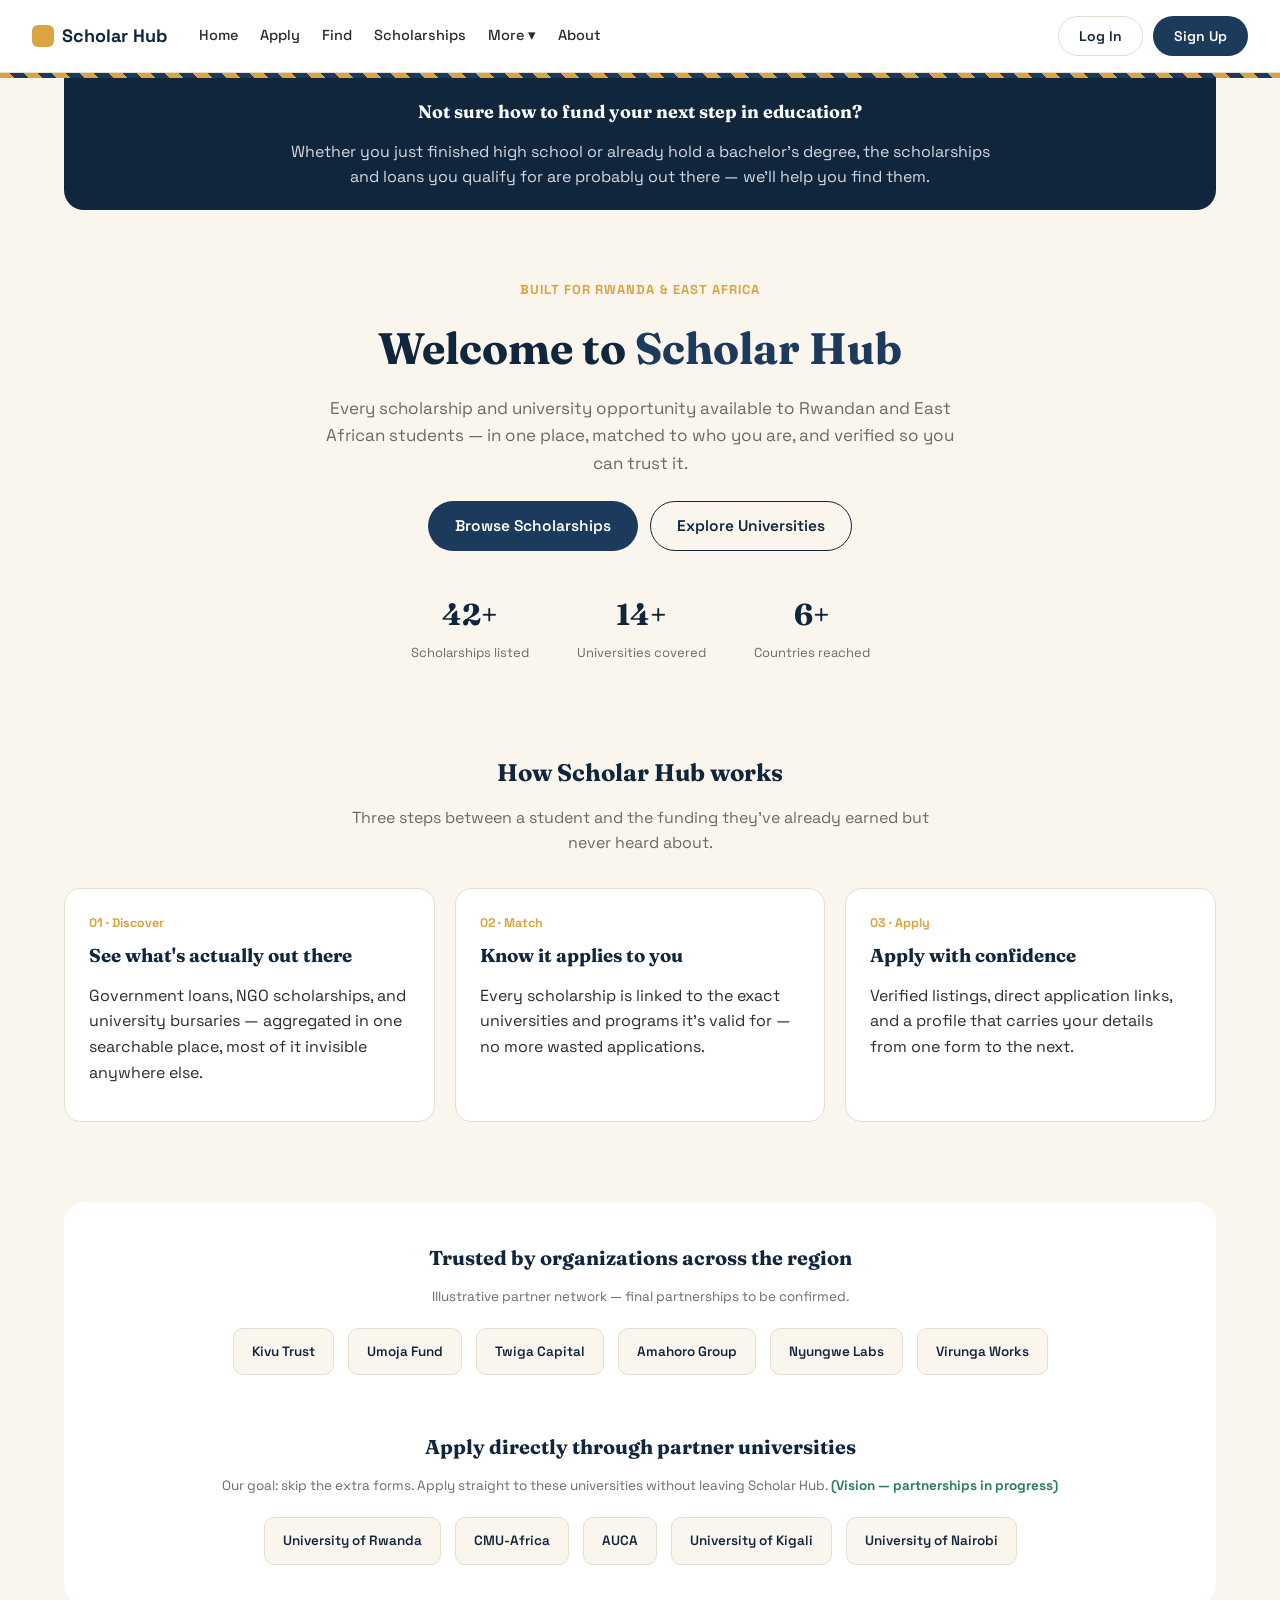
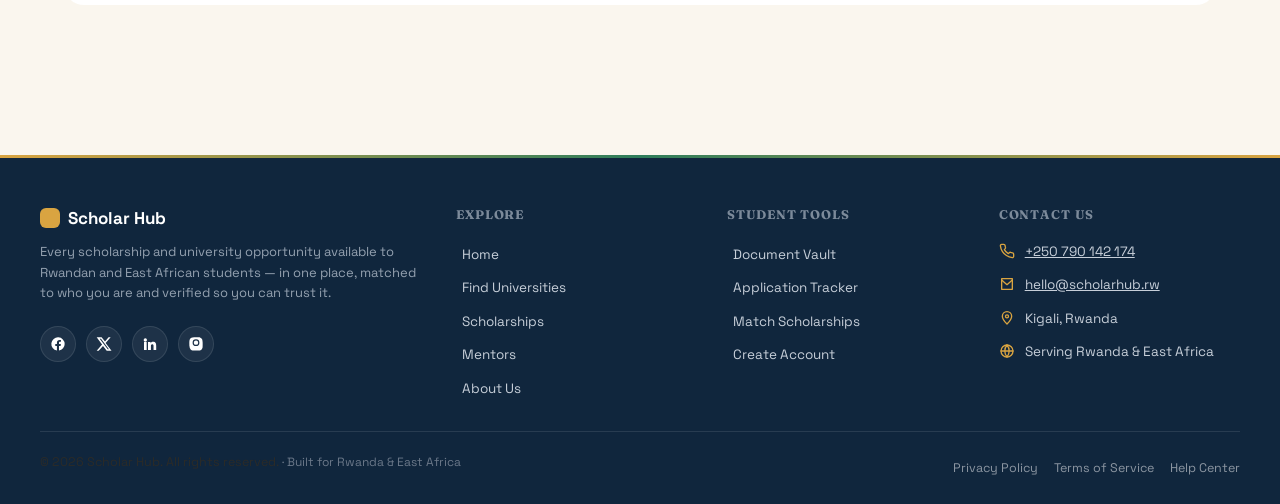
<file: frontend/index.html>
<!DOCTYPE html>
<html lang="en">
<head>
<meta charset="UTF-8" />
<meta name="viewport" content="width=device-width, initial-scale=1.0" />
<title>Scholar Hub — Rwanda & East Africa</title>
<link rel="preconnect" href="https://fonts.googleapis.com">
<link rel="preconnect" href="https://fonts.gstatic.com" crossorigin>
<link href="https://fonts.googleapis.com/css2?family=Fraunces:opsz,wght@9..144,500;9..144,600;9..144,700&family=Space+Grotesk:wght@400;500;600;700&family=Caveat:wght@600;700&family=Finger+Paint&display=swap" rel="stylesheet">
<link rel="stylesheet" href="style.css">


</head>
<body>

<nav>
  <div class="nav-left">
    <div class="brand"><div class="brand-mark"></div>Scholar Hub</div>
    <ul class="nav-links">
      <li data-target="home">Home</li>
      <li data-target="apply">Apply</li>
      <li data-target="universities">Find</li>
      <li data-target="scholarships">Scholarships</li>
      <li class="nav-more">
        More ▾
        <ul class="nav-dropdown">
          <li data-target="profile">My Profile</li>
          <li data-target="mentors">Mentors</li>
          <li data-target="vault">Vault</li>
          <li data-target="track">Track</li>
        </ul>
      </li>
      <li data-target="about">About</li>
    </ul>
  </div>
  <div class="nav-right">
    <button class="btn btn-ghost" data-target="login">Log In</button>
    <button class="btn btn-solid" data-target="login">Sign Up</button>
  </div>
</nav>
<div class="imigongo-strip"></div>

<!-- HOME -->
<section class="page active" id="home">
  <div class="hook-banner">
    <h2>Not sure how to fund your next step in education?</h2>
    <p>Whether you just finished high school or already hold a bachelor's degree, the scholarships and loans you qualify for are probably out there — we'll help you find them.</p>
  </div>

  <div class="hero">
    <div class="eyebrow">Built for Rwanda & East Africa</div>
    <h1>Welcome to <span>Scholar Hub</span></h1>
    <p class="lede">Every scholarship and university opportunity available to Rwandan and East African students — in one place, matched to who you are, and verified so you can trust it.</p>
    <div class="hero-ctas">
      <button class="btn btn-solid btn-lg" data-target="scholarships">Browse Scholarships</button>
      <button class="btn btn-outline-dark btn-lg" data-target="universities">Explore Universities</button>
    </div>
    <div class="stat-row">
      <div class="stat"><b id="statSch">0</b><span>Scholarships listed</span></div>
      <div class="stat"><b id="statUni">0</b><span>Universities covered</span></div>
      <div class="stat"><b id="statCountry">0</b><span>Countries reached</span></div>
    </div>
  </div>

  <div class="section">
    <div class="section-head">
      <h2>How Scholar Hub works</h2>
      <p>Three steps between a student and the funding they've already earned but never heard about.</p>
    </div>
    <div class="steps">
      <div class="step-card">
        <div class="step-num">01 · Discover</div>
        <h3>See what's actually out there</h3>
        <p>Government loans, NGO scholarships, and university bursaries — aggregated in one searchable place, most of it invisible anywhere else.</p>
      </div>
      <div class="step-card">
        <div class="step-num">02 · Match</div>
        <h3>Know it applies to you</h3>
        <p>Every scholarship is linked to the exact universities and programs it's valid for — no more wasted applications.</p>
      </div>
      <div class="step-card">
        <div class="step-num">03 · Apply</div>
        <h3>Apply with confidence</h3>
        <p>Verified listings, direct application links, and a profile that carries your details from one form to the next.</p>
      </div>
    </div>
  </div>

  <div class="partners-wrap">
    <div class="partners-head">
      <h2>Trusted by organizations across the region</h2>
      <p>Illustrative partner network — final partnerships to be confirmed.</p>
    </div>
    <div class="partner-float-row">
      <div class="partner-logo">Kivu Trust</div>
      <div class="partner-logo">Umoja Fund</div>
      <div class="partner-logo">Twiga Capital</div>
      <div class="partner-logo">Amahoro Group</div>
      <div class="partner-logo">Nyungwe Labs</div>
      <div class="partner-logo">Virunga Works</div>
    </div>

    <div class="partners-head" style="margin-top:56px;">
      <h2>Apply directly through partner universities</h2>
      <p>Our goal: skip the extra forms. Apply straight to these universities without leaving Scholar Hub. <span style="font-weight:700; color:var(--green);">(Vision — partnerships in progress)</span></p>
    </div>
    <div class="partner-float-row">
      <div class="partner-logo">University of Rwanda</div>
      <div class="partner-logo">CMU-Africa</div>
      <div class="partner-logo">AUCA</div>
      <div class="partner-logo">University of Kigali</div>
      <div class="partner-logo">University of Nairobi</div>
    </div>
  </div>
</section>

<!-- UNIVERSITIES -->
<section class="page" id="universities">
  <div class="section">
    <div class="section-head">
      <h2>Find</h2>
      <p>Rwandan and East African institutions, with the scholarships that actually work with each one.</p>
    </div>
    <div class="filter-row" id="uniFilters"></div>
    <div class="grid" id="uniGrid"></div>
  </div>
</section>

<!-- SCHOLARSHIPS -->
<section class="page" id="scholarships">
  <div class="section">
    <div class="section-head">
      <h2>Scholarships</h2>
      <p>Verified funding sources, each showing exactly which universities and programs it applies to.</p>
    </div>
    <div class="match-box">
      <div>
        <label>Field of study</label>
        <select id="matchField">
          <option>Engineering</option>
          <option>Business</option>
          <option>Medicine</option>
          <option>Law</option>
          <option>IT / Computer Science</option>
        </select>
      </div>
      <div>
        <label>Financial need</label>
        <select id="matchNeed">
          <option>High</option>
          <option>Medium</option>
          <option>Low</option>
        </select>
      </div>
      <button class="btn btn-solid" id="matchBtn">Get My Match Scores</button>
    </div>
    <div class="filter-row" id="scholFilters"></div>
    <div class="grid" id="scholGrid"></div>
  </div>
</section>

<!-- APPLY (standalone page) -->
<section class="page" id="apply">
  <div class="section" style="max-width:640px;">
    <div class="section-head">
      <h2>Apply</h2>
      <p>Pick a university or scholarship from the dropdown, then apply straight through Scholar Hub. Complete <b>My Profile</b> first so forms auto-fill.</p>
    </div>
    <div class="apply-field">
      <label>Choose what you're applying to</label>
      <select id="applyPageSelect">
        <option value="">— Select a university or scholarship —</option>
      </select>
    </div>
    <button class="btn btn-solid" id="applyPageBtn" style="margin-top:8px;" disabled>Apply Now</button>
    <p class="login-note" style="margin-top:16px;">Partner items open the full multi-step wizard on Scholar Hub. Non-partner items can still be logged in your Tracker.</p>
  </div>
</section>


<!-- ABOUT -->
<section class="page" id="about">
  <div class="about-inner">
    <div class="about-wrap">
      <div class="section-head">
        <h2>Why Scholar Hub</h2>
        <svg class="squiggle" viewBox="0 0 220 24" fill="none" xmlns="http://www.w3.org/2000/svg">
          <path d="M2 18C20 4 38 4 56 14C74 24 92 24 110 12C128 0 146 2 164 14C182 24 200 20 218 8" stroke="var(--gold)" stroke-width="4" stroke-linecap="round"/>
        </svg>
      </div>
      <p>Global platforms like Common App solve "which university should I apply to" — for african students, applying to east african schools. Nothing like that exists for Rwanda.</p>
      <p>Scholarship information here is scattered across government bodies, NGOs, and individual universities, and students often can't tell which scholarships even apply to their school. Scholar Hub aggregates it, verifies it, and links every scholarship to the exact institutions it's valid for — so no opportunity goes unclaimed simply because a student never heard about it.</p>
      <p class="team-line">— built by Team Unity</p>
    </div>
    <div class="about-art">
      <!-- Original illustration: student with a graduation cap holding a scholarship scroll, framed by an imigongo-inspired triangle motif -->
      <svg viewBox="0 0 380 380" xmlns="http://www.w3.org/2000/svg">
        <circle cx="190" cy="190" r="170" fill="var(--cream)"/>
        <g opacity="0.9">
          <polygon points="60,330 100,270 140,330" fill="var(--gold)" opacity="0.5"/>
          <polygon points="240,330 280,260 320,330" fill="var(--green)" opacity="0.5"/>
          <polygon points="150,340 190,290 230,340" fill="var(--navy)" opacity="0.35"/>
        </g>
        <circle cx="190" cy="150" r="46" fill="#F2C79A"/>
        <path d="M144 150a46 46 0 0 1 92 0" fill="#2A1B12"/>
        <rect x="150" y="220" width="80" height="90" rx="18" fill="var(--navy)"/>
        <rect x="150" y="220" width="80" height="90" rx="18" fill="url(#stripe)" opacity="0.15"/>
        <defs>
          <pattern id="stripe" width="10" height="10" patternTransform="rotate(45)" patternUnits="userSpaceOnUse">
            <rect width="10" height="10" fill="white"/>
            <line x1="0" y1="0" x2="0" y2="10" stroke="black" stroke-width="4"/>
          </pattern>
        </defs>
        <path d="M120 120L190 92L260 120L190 148Z" fill="var(--navy-deep)"/>
        <path d="M120 120L190 148L260 120" fill="none" stroke="var(--navy-deep)" stroke-width="4"/>
        <line x1="255" y1="122" x2="255" y2="160" stroke="var(--navy-deep)" stroke-width="3"/>
        <circle cx="255" cy="163" r="4" fill="var(--gold)"/>
        <rect x="245" y="225" width="70" height="14" rx="7" fill="var(--gold)" transform="rotate(-18 245 225)"/>
        <circle cx="238" cy="232" r="9" fill="var(--gold)"/>
      </svg>
    </div>
  </div>
</section>

<!-- MENTORS -->
<section class="page" id="mentors">
  <div class="section">
    <div class="section-head">
      <h2>Verified Mentors</h2>
      <p>Past scholarship recipients and current university students offering essay reviews, interview prep, and application walkthroughs. Book a free session below.</p>
    </div>
    <div class="grid" id="mentorGrid"></div>
  </div>
</section>

<!-- MY PROFILE -->
<section class="page" id="profile">
  <div class="section" style="max-width:700px;">
    <div class="section-head">
      <h2>My Profile</h2>
      <p>Complete this once — it auto-fills every application you start on Scholar Hub.</p>
    </div>
    <div style="display:grid; grid-template-columns:1fr 1fr; gap:0 20px;">
      <div class="apply-field"><label>Full name</label><input type="text" id="pfFullName" placeholder="Your full name"/></div>
      <div class="apply-field"><label>Email</label><input type="text" id="pfEmail" placeholder="name@example.com"/></div>
      <div class="apply-field"><label>Phone number</label><input type="text" id="pfPhone" placeholder="e.g. 078 xxx xxxx"/></div>
      <div class="apply-field"><label>Nationality / citizenship</label><input type="text" id="pfNationality" placeholder="e.g. Rwandan"/></div>
      <div class="apply-field"><label>District</label><input type="text" id="pfDistrict" placeholder="e.g. Gasabo"/></div>
      <div class="apply-field">
        <label>Current education level</label>
        <select id="pfEducationLevel">
          <option>Senior 6 / A-Level</option>
          <option>Undergraduate</option>
          <option>Graduate</option>
          <option>TVET</option>
          <option>Other</option>
        </select>
      </div>
      <div class="apply-field"><label>Previous school / university</label><input type="text" id="pfPrevSchool" placeholder="e.g. FAWE Girls School"/></div>
      <div class="apply-field"><label>GPA / grades or percentage</label><input type="text" id="pfGrades" placeholder="e.g. 82% or 3.6 GPA"/></div>
      <div class="apply-field" style="grid-column:1 / -1;"><label>Key subjects</label><input type="text" id="pfSubjects" placeholder="e.g. Math, Physics, Computer Science"/></div>
      <div class="apply-field"><label>Preferred field(s) of study</label><input type="text" id="pfPreferredFields" placeholder="e.g. Engineering, Business"/></div>
      <div class="apply-field"><label>Preferred countries</label><input type="text" id="pfPreferredCountries" placeholder="e.g. Rwanda, Kenya"/></div>
      <div class="apply-field">
        <label>Financial need level</label>
        <select id="pfFinancialNeed"><option>High</option><option selected>Medium</option><option>Low</option></select>
      </div>
      <div class="apply-field"><label>Test scores (if any)</label><input type="text" id="pfTestScores" placeholder="e.g. SAT 1240, IELTS 6.5"/></div>
    </div>
    <div class="apply-field">
      <label>Short bio / personal statement draft</label>
      <textarea id="pfBio" rows="5" placeholder="A few sentences about you, your goals, and why you're pursuing this path — you can refine this later, and it will pre-fill the essay step of any application." style="width:100%; padding:11px 13px; border-radius:10px; border:1px solid var(--line); font-size:14px; font-family:'Space Grotesk',sans-serif; background:var(--cream); resize:vertical;"></textarea>
    </div>
    <button class="btn btn-solid" id="pfSaveBtn">Save profile</button>
    <span id="pfSavedNote" style="display:none; margin-left:12px; color:var(--green); font-size:13.5px; font-weight:600;">✓ Profile saved</span>
  </div>
</section>

<!-- VAULT -->
<section class="page" id="vault">
  <div class="section" style="max-width:700px;">
    <div class="section-head">
      <h2>Document Vault</h2>
      <p>Upload your documents once — attach them to any scholarship application with one click instead of re-uploading every time.</p>
    </div>
    <div id="vaultList"></div>
    <div class="vault-privacy">
      <b style="color:var(--navy-deep);">Privacy:</b> Documents stay with you on this device. They are only shared when you submit an application through Scholar Hub. You can replace or clear them anytime.
    </div>
  </div>
</section>

<!-- TRACK -->
<section class="page" id="track">
  <div class="section" style="max-width:700px;">
    <div class="section-head">
      <h2>Application Tracker</h2>
      <p>See exactly where each of your applications stands, at a glance.</p>
    </div>
    <h3 style="font-size:16px; color:var(--navy-deep); margin-bottom:10px;">Your submitted applications</h3>
    <div id="myApplicationsList" style="margin-bottom:34px;"></div>
    <h3 style="font-size:16px; color:var(--navy-deep); margin-bottom:6px;">SFAR Student Loans</h3>
    <div id="trackerList"></div>
  </div>
</section>



<!-- LOGIN -->
<section class="page" id="login">
  <div class="login-shell">
    <div class="login-form-side">
      <div class="form-tabs">
        <div class="form-tab active" data-form="signin">Log In</div>
        <div class="form-tab" data-form="signup">Sign Up</div>
      </div>
      <h2 style="font-size:26px; color:var(--navy-deep); margin-bottom:6px;">Welcome to Scholar Hub</h2>
      <p style="color:var(--muted); font-size:14.5px; margin-bottom:26px;">Find every scholarship and university opportunity built for you.</p>

      <div id="signinForm">
        <div class="field">
          <label>Email</label>
          <input type="text" id="signinEmail" placeholder="name@example.com" />
          <span class="field-error" id="signinEmailError"></span>
        </div>
        <div class="field">
          <label>Password</label>
          <input type="password" id="signinPassword" placeholder="Enter your password" />
          <span class="field-error" id="signinPasswordError"></span>
        </div>
        <button class="btn btn-solid" style="width:100%; padding:13px;" id="signinSubmit" type="button">Log In</button>
      </div>
      <div id="signupForm" style="display:none;">
        <div class="field">
          <label>Full name</label>
          <input type="text" id="signupName" placeholder="Your full name" />
          <span class="field-error" id="signupNameError"></span>
        </div>
        <div class="field">
          <label>Email</label>
          <input type="text" id="signupEmail" placeholder="name@example.com" />
          <span class="field-error" id="signupEmailError"></span>
        </div>
        <div class="field">
          <label>Password</label>
          <input type="password" id="signupPassword" placeholder="Create a password" />
          <span class="field-error" id="signupPasswordError"></span>
        </div>
        <div class="field">
          <label>Repeat Password</label>
          <input type="password" id="signupPasswordRepeat" placeholder="Repeat your password" />
          <span class="field-error" id="signupPasswordRepeatError"></span>
        </div>
        <button class="btn btn-solid" style="width:100%; padding:13px;" id="signupSubmit" type="button">Create Account</button>
      </div>
      <p class="login-note">This is a working prototype UI — real authentication and profile setup connect here next.</p>
    </div>
    <div class="gorilla-side">
      <div id="gorillaPane">
        <svg viewBox="0 0 240 260">
          <ellipse cx="120" cy="230" rx="95" ry="26" fill="#EDEDE8"></ellipse>
          <path d="M 55 190 Q 40 130 70 95 Q 90 70 120 68 Q 150 70 170 95 Q 200 130 185 190 Q 195 215 165 225 Q 120 238 75 225 Q 45 215 55 190 Z" fill="#8a8a86"></path>
          <ellipse cx="120" cy="100" rx="58" ry="30" fill="#26261f"></ellipse>
          <path d="M 65 175 Q 60 210 90 222 L 90 190 Z" fill="#1c1c17"></path>
          <path d="M 175 175 Q 180 210 150 222 L 150 190 Z" fill="#1c1c17"></path>
          <ellipse cx="120" cy="118" rx="46" ry="42" fill="#1c1c17"></ellipse>
          <ellipse cx="120" cy="132" rx="34" ry="28" fill="#4a3a2d"></ellipse>
          <ellipse cx="102" cy="122" rx="15" ry="11" fill="#f8f8f4"></ellipse>
          <ellipse cx="138" cy="122" rx="15" ry="11" fill="#f8f8f4"></ellipse>
          <circle id="pupilL" cx="102" cy="122" r="5.5" fill="#141414"></circle>
          <circle id="pupilR" cx="138" cy="122" r="5.5" fill="#141414"></circle>
          <ellipse cx="120" cy="140" rx="12" ry="8" fill="#151513"></ellipse>
          <path d="M 100 154 Q 120 166 140 154" stroke="#151513" stroke-width="3" fill="none" stroke-linecap="round"></path>
          <ellipse cx="88" cy="98" rx="10" ry="14" fill="#1c1c17"></ellipse>
          <ellipse cx="152" cy="98" rx="10" ry="14" fill="#1c1c17"></ellipse>
        </svg>
      </div>
      <div class="caption">Our mascot is watching your cursor — try moving your mouse</div>
    </div>
  </div>
</section>

<!-- APPLY MODAL: multi-step wizard -->
<div class="modal-overlay" id="applyModal">
  <div class="modal-card wizard-card">
    <button class="modal-close" id="applyModalClose" aria-label="Close">✕</button>

    <div id="applyWizardView">
      <h3>Apply</h3>
      <div class="modal-target">
        <span class="badge-type" id="applyTargetType">Scholarship</span>
        <span id="applyTargetName">—</span>
      </div>

      <div class="wizard-progress" id="wizardProgress"></div>

      <!-- Step 1: Profile & Program -->
      <div class="wiz-step" id="wizStep1">
        <div id="wizProfileIncomplete" style="display:none; background:var(--cream); border:1px solid var(--line); border-radius:12px; padding:16px; margin-bottom:16px;">
          <p style="font-size:14px; color:var(--navy-deep); font-weight:600; margin-bottom:8px;">Finish your profile first</p>
          <p style="font-size:13.5px; color:var(--muted); margin-bottom:12px;">Your profile fills in your applications automatically. Add at least your name and email to continue.</p>
          <button class="btn btn-outline-dark" id="wizGoProfile" type="button" style="padding:8px 16px; font-size:13px;">Complete profile</button>
        </div>
        <div id="wizProfileSummary" style="display:none; margin-bottom:18px;">
          <p style="font-size:13px; color:var(--muted); margin-bottom:8px;">Applying as:</p>
          <div id="wizProfileRecap" style="background:var(--cream); border:1px solid var(--line); border-radius:12px; padding:14px 16px; font-size:13.5px; color:var(--navy-deep); line-height:1.7;"></div>
        </div>
        <div id="wizProgramField"></div>
      </div>

      <!-- Step 2: Documents -->
      <div class="wiz-step" id="wizStep2" style="display:none;">
        <p style="font-size:13.5px; color:var(--muted); margin-bottom:14px;">Pulled from your Document Vault. Required documents must be uploaded before you submit.</p>
        <div id="wizDocsList"></div>
      </div>

      <!-- Step 3: Essay -->
      <div class="wiz-step" id="wizStep3" style="display:none;">
        <div class="apply-field">
          <label>Personal statement (draft)</label>
          <textarea id="wizEssay" rows="8" maxlength="4000" placeholder="Pre-filled from your profile bio — refine it here for this specific application." style="width:100%; padding:12px 13px; border-radius:10px; border:1px solid var(--line); font-size:14px; font-family:'Space Grotesk',sans-serif; background:var(--cream); resize:vertical;"></textarea>
          <p style="font-size:12px; color:var(--muted); margin-top:6px; text-align:right;"><span id="wizEssayCount">0</span> / 4000 characters</p>
        </div>
      </div>

      <!-- Step 4: Review & submit -->
      <div class="wiz-step" id="wizStep4" style="display:none;">
        <p style="font-size:13.5px; color:var(--muted); margin-bottom:14px;">Review everything before you submit.</p>
        <div id="wizReviewSummary" style="background:var(--cream); border:1px solid var(--line); border-radius:12px; padding:16px; font-size:13.5px; color:var(--navy-deep); line-height:1.8; margin-bottom:16px;"></div>
        <label style="display:flex; gap:8px; align-items:flex-start; font-size:13px; color:var(--ink); cursor:pointer;">
          <input type="checkbox" id="wizConsent" style="margin-top:3px;"/>
          <span>I consent to sharing this information with <span id="wizConsentTarget">—</span> through Scholar Hub.</span>
        </label>
        <div class="after-submit-box">
          <b>What happens after I submit?</b><br/>
          • Partner applications are prepared for the university/scholarship team (priority review when partnerships are live).<br/>
          • You’ll get a tracking ID and can follow status on the Track page.<br/>
          • Status moves: Submitted → Under Review → Offer / Waitlist / Rejected.<br/>
          • You can still upload extra documents from the Vault if they request more info.
        </div>
        <p class="login-note" style="margin-top:14px;">This is a working prototype — submissions aren't sent to any real partner yet, but they'll show up in your Tracker.</p>
      </div>

      <div class="wizard-nav">
        <button class="btn btn-outline-dark" id="wizBack" type="button">Back</button>
        <button class="btn btn-ghost" id="wizSaveLater" type="button">Save & continue later</button>
        <button class="btn btn-solid" id="wizNext" type="button">Next</button>
      </div>
    </div>

    <div id="applySuccessView" style="display:none;">
      <div class="apply-success">
        <div class="check-circle">✓</div>
        <h3>Application submitted</h3>
        <p style="color:var(--muted); font-size:14.5px; margin-top:8px;" id="applySuccessText"></p>
        <p style="font-family:monospace; font-size:13px; color:var(--navy-deep); background:var(--cream); border-radius:8px; padding:8px 12px; margin-top:12px; display:inline-block;" id="applyTrackingId"></p>
        <div class="after-submit-box" style="text-align:left; max-width:420px; margin:16px auto 0;">
          <b>Next steps</b><br/>
          1. Watch the Track page for status updates.<br/>
          2. Keep documents in your Vault ready if more info is requested.<br/>
          3. Partner applications get priority review when the partnership is live.
        </div>
        <div style="display:flex; gap:10px; justify-content:center; margin-top:20px;">
          <button class="btn btn-outline-dark" id="applyDone" type="button">Close</button>
          <button class="btn btn-solid" id="applyGoTracker" type="button">Go to Tracker</button>
        </div>
      </div>
    </div>
  </div>
</div>

<script>
/* ---------- Navigation ---------- */
let isAuthenticated = false;
function goTo(target){
  document.querySelectorAll('.page').forEach(p=>p.classList.remove('active'));
  document.getElementById(target).classList.add('active');
  document.querySelectorAll('.nav-links li').forEach(li=>li.classList.toggle('current', li.dataset.target===target));
  window.scrollTo({top:0, behavior:'smooth'});
}
document.querySelectorAll('[data-target]').forEach(el=>{
  el.addEventListener('click', ()=>goTo(el.dataset.target));
});

/* ---------- Login form tabs ---------- */
document.querySelectorAll('.form-tab').forEach(tab=>{
  tab.addEventListener('click', ()=>{
    document.querySelectorAll('.form-tab').forEach(t=>t.classList.remove('active'));
    tab.classList.add('active');
    document.getElementById('signinForm').style.display = tab.dataset.form==='signin' ? 'block':'none';
    document.getElementById('signupForm').style.display = tab.dataset.form==='signup' ? 'block':'none';
  });
});

/* ---------- Form validation ---------- */
function setFieldError(inputId, errorId, message){
  const input = document.getElementById(inputId);
  const error = document.getElementById(errorId);
  if(message){
    input.classList.add('invalid');
    error.textContent = message;
    error.classList.add('show');
  } else {
    input.classList.remove('invalid');
    error.textContent = '';
    error.classList.remove('show');
  }
  return !message;
}
function isValidEmail(value){
  // requires an @ with at least one character before it and a dot after it
  return /^[^\s@]+@[^\s@]+\.[^\s@]+$/.test(value.trim());
}
function hasNoDigits(value){
  return !/\d/.test(value);
}

document.getElementById('signinSubmit').addEventListener('click', async ()=>{
  const email = document.getElementById('signinEmail').value;
  const password = document.getElementById('signinPassword').value;
  let ok = true;
  ok = setFieldError('signinEmail','signinEmailError',
    email.trim()==='' ? 'Email is required.' :
    !isValidEmail(email) ? 'Enter a valid email (must include an @ and a domain).' : '') && ok;
  ok = setFieldError('signinPassword','signinPasswordError',
    password==='' ? 'Password is required.' :
    password.length<8 ? 'Password must be at least 8 characters.' : '') && ok;
  if(!ok) return;
  // Real check against the database — no more "any well-formed input logs you in".
  try {
    const data = await apiFetch('/auth/login', { method:'POST', body: JSON.stringify({ email: email.trim(), password }) });
    authToken = data.token;
    await restoreBackendSession();
    goTo('home');
  } catch (err) {
    setFieldError('signinPassword','signinPasswordError', err.message || 'Log in failed.');
  }
});

document.getElementById('signupSubmit').addEventListener('click', async ()=>{
  const name = document.getElementById('signupName').value;
  const email = document.getElementById('signupEmail').value;
  const password = document.getElementById('signupPassword').value;
  const repeat = document.getElementById('signupPasswordRepeat').value;
  let ok = true;
  ok = setFieldError('signupName','signupNameError',
    name.trim()==='' ? 'Full name is required.' :
    !hasNoDigits(name) ? 'Name should not contain numbers.' : '') && ok;
  ok = setFieldError('signupEmail','signupEmailError',
    email.trim()==='' ? 'Email is required.' :
    !isValidEmail(email) ? 'Enter a valid email (must include an @ and a domain).' : '') && ok;
  ok = setFieldError('signupPassword','signupPasswordError',
    password==='' ? 'Password is required.' :
    password.length<8 ? 'Password must be at least 8 characters.' : '') && ok;
  ok = setFieldError('signupPasswordRepeat','signupPasswordRepeatError',
    repeat==='' ? 'Please repeat your password.' :
    repeat!==password ? 'Passwords do not match.' : '') && ok;
  if(!ok) return;
  // Real account creation in the database — not just a local flag flip.
  try {
    const data = await apiFetch('/auth/signup', { method:'POST', body: JSON.stringify({ name: name.trim(), email: email.trim(), password }) });
    authToken = data.token;
    await restoreBackendSession();
    goTo('profile');
  } catch (err) {
    setFieldError('signupEmail','signupEmailError', err.message || 'Sign up failed.');
  }
});

/* ---------- Gorilla eye tracking ---------- */
(function(){
  const pane = document.getElementById('gorillaPane');
  const pupilL = document.getElementById('pupilL');
  const pupilR = document.getElementById('pupilR');
  const maxOffset = 4.2;
  document.addEventListener('mousemove', (e)=>{
    const rect = pane.getBoundingClientRect();
    const cx = rect.left + rect.width * 0.474;
    const cy = rect.top + rect.height * 0.23;
    const dx = e.clientX - cx;
    const dy = e.clientY - cy;
    const dist = Math.hypot(dx,dy) || 1;
    const ox = (dx/dist) * maxOffset;
    const oy = (dy/dist) * maxOffset;
    pupilL.setAttribute('cx', 102+ox); pupilL.setAttribute('cy', 122+oy);
    pupilR.setAttribute('cx', 138+ox); pupilR.setAttribute('cy', 122+oy);
  });
})();

/* ---------- Animated counters ---------- */
function animateCount(id, target){
  let cur=0;
  const el = document.getElementById(id);
  const step = Math.max(1, Math.round(target/40));
  const iv = setInterval(()=>{
    cur += step;
    if(cur>=target){cur=target; clearInterval(iv);}
    el.textContent = cur + (target>=6 ? '+':'');
  }, 30);
}
animateCount('statSch', 42);
animateCount('statUni', 14);
animateCount('statCountry', 6);

/* ---------- Data: Universities ---------- */
const universities = [
  {name:"University of Rwanda (UR)", country:"Rwanda", tuition:"≈ 600,000 – 1,200,000 RWF / yr", programs:"Engineering, Medicine, Business, Education, Sciences", link:"https://www.ur.ac.rw", scholarships:["SFAR","Mastercard Foundation"], partner:true, deadline:"Rolling — intake in Sept & Jan", documents:["Academic Transcript","National ID / Passport"], livingCost:"≈ 150,000 – 250,000 RWF / month", benefits:"Priority review · Application fee waiver · Exclusive scholarship matching"},
  {name:"Carnegie Mellon University Africa", country:"Rwanda", tuition:"Contact admissions for tuition & aid", programs:"ICT, Electrical & Computer Engineering, Information Technology", link:"https://africa.engineering.cmu.edu", scholarships:["Mastercard Foundation"], partner:true, deadline:"Jan 15 (Fall intake)", documents:["Academic Transcript","National ID / Passport","Recommendation Letter"], livingCost:"Campus housing available — contact admissions", benefits:"Priority review · Mastercard Scholars pathway support"},
  {name:"University of Kigali", country:"Rwanda", tuition:"≈ 700,000 – 1,500,000 RWF / yr", programs:"Law, Business, IT, Public Health", link:"https://www.uok.ac.rw", scholarships:["SFAR","BRD Minuza"], partner:true, deadline:"Rolling", documents:["Academic Transcript","National ID / Passport"], livingCost:"≈ 180,000 – 280,000 RWF / month", benefits:"Priority review · BRD Minuza guidance · Fee waiver for eligible applicants"},
  {name:"Mount Kenya University Rwanda", country:"Rwanda", tuition:"≈ 650,000 – 1,300,000 RWF / yr", programs:"Business, Education, Health Sciences, Journalism", link:"https://mku.ac.rw", scholarships:["SFAR"], partner:false, deadline:"Rolling", documents:["Academic Transcript","National ID / Passport"], livingCost:"≈ 150,000 – 250,000 RWF / month"},
  {name:"Adventist University of Central Africa (AUCA)", country:"Rwanda", tuition:"≈ 600,000 – 1,100,000 RWF / yr", programs:"Theology, Business, Nursing, Computer Science", link:"https://www.auca.ac.rw", scholarships:["SFAR","BRD Minuza"], partner:true, deadline:"Rolling", documents:["Academic Transcript","National ID / Passport"], livingCost:"≈ 140,000 – 220,000 RWF / month", benefits:"Priority review · BRD Minuza guidance"},
  {name:"Makerere University", country:"Uganda", tuition:"Varies by program — see admissions", programs:"Medicine, Engineering, Agriculture, Arts", link:"https://www.mak.ac.ug", scholarships:["DAAD","Mastercard Foundation"], partner:false, deadline:"See admissions calendar", documents:["Academic Transcript","National ID / Passport","Recommendation Letter"], livingCost:"Varies — Kampala"},
  {name:"Kyambogo University", country:"Uganda", tuition:"Varies by program — see admissions", programs:"Engineering, Education, Vocational Studies", link:"https://kyu.ac.ug", scholarships:["DAAD"], partner:false, deadline:"See admissions calendar", documents:["Academic Transcript","National ID / Passport"], livingCost:"Varies — Kampala"},
  {name:"University of Nairobi", country:"Kenya", tuition:"Varies by program — see admissions", programs:"Law, Medicine, Engineering, Business", link:"https://www.uonbi.ac.ke", scholarships:["Mastercard Foundation"], partner:false, deadline:"See admissions calendar", documents:["Academic Transcript","National ID / Passport"], livingCost:"Varies — Nairobi"},
  {name:"Strathmore University", country:"Kenya", tuition:"Varies by program — see admissions", programs:"Business, Law, IT, Actuarial Science", link:"https://strathmore.edu", scholarships:["Employer-Sponsored"], partner:false, deadline:"See admissions calendar", documents:["Academic Transcript","National ID / Passport","Recommendation Letter"], livingCost:"Varies — Nairobi"},
  {name:"University of Dar es Salaam", country:"Tanzania", tuition:"Varies by program — see admissions", programs:"Engineering, Law, Social Sciences", link:"https://www.udsm.ac.tz", scholarships:["DAAD"], partner:false, deadline:"See admissions calendar", documents:["Academic Transcript","National ID / Passport"], livingCost:"Varies — Dar es Salaam"},
  {name:"University of Burundi", country:"Burundi", tuition:"Varies by program — see admissions", programs:"Medicine, Agronomy, Law, Sciences", link:"#", scholarships:["SFAR"], partner:false, deadline:"See admissions", documents:["Academic Transcript","National ID / Passport"], livingCost:"Varies"},
  {name:"University of Kinshasa", country:"DR Congo", tuition:"Varies by program — see admissions", programs:"Medicine, Law, Engineering, Economics", link:"#", scholarships:["DAAD"], partner:false, deadline:"See admissions", documents:["Academic Transcript","National ID / Passport"], livingCost:"Varies"},
];

const uniCountries = ["All", ...new Set(universities.map(u=>u.country))];
const uniFilterRow = document.getElementById('uniFilters');
uniCountries.forEach((c,i)=>{
  const chip = document.createElement('div');
  chip.className = 'chip' + (i===0 ? ' active':'');
  chip.textContent = c;
  chip.addEventListener('click', ()=>{
    document.querySelectorAll('#uniFilters .chip').forEach(ch=>ch.classList.remove('active'));
    chip.classList.add('active');
    renderUniversities(c);
  });
  uniFilterRow.appendChild(chip);
});

const uniGrid = document.getElementById('uniGrid');
function renderUniversities(filter){
  const list = filter==='All' ? universities : universities.filter(u=>u.country===filter);
  uniGrid.innerHTML = list.map(u=>`
    <div class="card">
      <div class="card-top"><h3>${u.name}</h3><span class="badge badge-amount">${u.country}</span></div>
      ${u.partner ? `<span class="badge badge-partner">★ Scholar Hub Partner</span>` : ''}
      <div class="meta-row"><span>${u.tuition}</span></div>
      <p style="font-size:13.5px; color:var(--muted);">${u.programs}</p>
      <div class="card-detail">
        ${u.deadline ? `<div><b>Deadline:</b> ${u.deadline}</div>` : ''}
        ${u.livingCost ? `<div><b>Living cost:</b> ${u.livingCost}</div>` : ''}
        ${u.documents ? `<div><b>Required docs:</b> ${u.documents.join(', ')}</div>` : ''}
      </div>
      ${u.partner && u.benefits ? `<div class="partner-benefits"><b>Partner benefits:</b> ${u.benefits}</div>` : ''}
      <div class="tag-row">${u.scholarships.map(s=>`<span class="tag">${s}</span>`).join('')}</div>
      <div class="card-foot">
        <a class="apply-link" href="${u.link}" target="_blank" rel="noopener">${u.partner ? 'Learn more →' : 'Continue on university site →'}</a>
        <button class="ask-mentor-btn" type="button" onclick="goTo('mentors')">Ask a mentor</button>
        ${u.partner
          ? `<button class="apply-btn" data-apply-type="University" data-apply-name="${u.name.replace(/"/g,'&quot;')}">Apply via Scholar Hub</button>`
          : `<button class="apply-btn track-only" data-apply-type="University" data-apply-name="${u.name.replace(/"/g,'&quot;')}">Track this application</button>`}
      </div>
    </div>`).join('');
  wireApplyButtons();
}
renderUniversities('All');

/* ---------- Data: Scholarships ---------- */
const scholarships = [
  {name:"SFAR Student Loans", provider:"Government of Rwanda", category:"Government", amount:"Tuition + living stipend", deadline:"Rolling, annual cycle", eligibility:"Any accredited Rwandan institution", link:"https://sfar.gov.rw", partner:true, documents:["Academic Transcript","National ID / Passport"], eligibleUnis:["University of Rwanda (UR)","University of Kigali","Adventist University of Central Africa (AUCA)","Mount Kenya University Rwanda"]},
  {name:"BRD Minuza Loan Portal", provider:"Development Bank of Rwanda", category:"Government", amount:"Varies by program", deadline:"Rolling", eligibility:"University of Kigali, AUCA, and partner institutions", link:"https://minuza.brd.rw/", partner:true, documents:["Academic Transcript","National ID / Passport"], eligibleUnis:["University of Kigali","Adventist University of Central Africa (AUCA)"]},
  {name:"Mastercard Foundation Scholars Program", provider:"Mastercard Foundation", category:"NGO", amount:"Full tuition + stipend", deadline:"Varies by partner university", eligibility:"UR, CMU-Africa, Makerere (partner institutions only)", link:"#", partner:true, documents:["Academic Transcript","National ID / Passport","Recommendation Letter","Personal Statement"], eligibleUnis:["University of Rwanda (UR)","Carnegie Mellon University Africa","Makerere University"]},
  {name:"DAAD Scholarships — East Africa", provider:"DAAD (Germany)", category:"International", amount:"Full funding + travel", deadline:"Varies by program", eligibility:"Specific graduate programs, partner universities", link:"#", partner:false, documents:["Academic Transcript","National ID / Passport","Recommendation Letter"], eligibleUnis:["Makerere University","Kyambogo University","University of Dar es Salaam"]},
  {name:"District Community Bursary", provider:"Local district fund (example)", category:"Local", amount:"Partial tuition support", deadline:"Set by district office", eligibility:"Any accredited institution, district residents", link:"#", partner:false, documents:["Academic Transcript","National ID / Passport"], eligibleUnis:[]},
];
const categories = ["All", ...new Set(scholarships.map(s=>s.category))];
const filterRow = document.getElementById('scholFilters');
categories.forEach((c,i)=>{
  const chip = document.createElement('div');
  chip.className = 'chip' + (i===0 ? ' active':'');
  chip.textContent = c;
  chip.addEventListener('click', ()=>{
    document.querySelectorAll('.chip').forEach(ch=>ch.classList.remove('active'));
    chip.classList.add('active');
    renderScholarships(c);
  });
  filterRow.appendChild(chip);
});

const scholGrid = document.getElementById('scholGrid');
function renderScholarships(filter){
  const list = filter==='All' ? scholarships : scholarships.filter(s=>s.category===filter);
  scholGrid.innerHTML = list.map(s=>`
    <div class="card" data-sch-name="${s.name}">
      <div class="card-top">
        <h3>${s.name}</h3>
        <span class="badge badge-verified">✓ Verified</span>
      </div>
      ${s.partner ? `<span class="badge badge-partner">★ Scholar Hub Partner</span>` : ''}
      <div class="meta-row"><span>${s.provider}</span><span>${s.deadline}</span></div>
      <span class="badge badge-amount" style="width:fit-content;">${s.amount}</span>
      <p style="font-size:13px; color:var(--muted);"><b style="color:var(--navy-deep);">Works with:</b> ${s.eligibility}</p>
      <div class="card-detail">
        ${s.documents ? `<div><b>Required docs:</b> ${s.documents.join(', ')}</div>` : ''}
        ${s.eligibleUnis && s.eligibleUnis.length ? `<div><b>Eligible universities:</b> ${s.eligibleUnis.join(' · ')}</div>` : ''}
      </div>
      ${s.partner ? `<div class="partner-benefits"><b>Apply via Scholar Hub</b> for guided submission and tracking.</div>` : ''}
      <div class="card-foot">
        <a class="apply-link" href="${s.link}" target="_blank" rel="noopener">${s.partner ? 'Learn more →' : 'Continue on provider site →'}</a>
        <button class="ask-mentor-btn" type="button" onclick="goTo('mentors')">Ask a mentor</button>
        ${s.partner
          ? `<button class="apply-btn" data-apply-type="Scholarship" data-apply-name="${s.name.replace(/"/g,'&quot;')}">Apply via Scholar Hub</button>`
          : `<button class="apply-btn track-only" data-apply-type="Scholarship" data-apply-name="${s.name.replace(/"/g,'&quot;')}">Track this application</button>`}
      </div>
    </div>`).join('');
  wireApplyButtons();
}
renderScholarships('All');

/* ---------- Employer-Sponsored scholarships ---------- */
scholarships.push(
  {name:"Twiga Capital Future Talent Award", provider:"Twiga Capital (employer-sponsored)", category:"Employer", amount:"Full tuition + guaranteed internship", deadline:"Applications open termly", eligibility:"Business & IT programs, any accredited institution — includes a post-graduation internship offer", link:"#", partner:false, documents:["Academic Transcript","National ID / Passport","Personal Statement"], eligibleUnis:[]},
  {name:"Virunga Works Engineering Award", provider:"Virunga Works (employer-sponsored)", category:"Employer", amount:"Partial tuition + job placement track", deadline:"Rolling", eligibility:"Engineering programs at UR, CMU-Africa, University of Kigali", link:"#", partner:false, documents:["Academic Transcript","National ID / Passport"], eligibleUnis:["University of Rwanda (UR)","Carnegie Mellon University Africa","University of Kigali"]}
);
// refresh filter chips to include Employer, then re-render
filterRow.innerHTML = '';
const categories2 = ["All", ...new Set(scholarships.map(s=>s.category))];
categories2.forEach((c,i)=>{
  const chip = document.createElement('div');
  chip.className = 'chip' + (i===0 ? ' active':'');
  chip.textContent = c;
  chip.addEventListener('click', ()=>{
    document.querySelectorAll('#scholFilters .chip').forEach(ch=>ch.classList.remove('active'));
    chip.classList.add('active');
    renderScholarships(c);
  });
  filterRow.appendChild(chip);
});
renderScholarships('All');

/* ---------- Standalone Apply page dropdown ---------- */
const applyPageSelect = document.getElementById('applyPageSelect');
const uniGroup = document.createElement('optgroup');
uniGroup.label = 'Universities';
universities.forEach(u=>{
  const opt = document.createElement('option');
  opt.value = 'University|' + u.name;
  opt.textContent = u.name + (u.partner ? ' — Partner' : '');
  uniGroup.appendChild(opt);
});
const schGroup = document.createElement('optgroup');
schGroup.label = 'Scholarships';
scholarships.forEach(s=>{
  const opt = document.createElement('option');
  opt.value = 'Scholarship|' + s.name;
  opt.textContent = s.name + (s.partner ? ' — Partner' : '');
  schGroup.appendChild(opt);
});
applyPageSelect.appendChild(uniGroup);
applyPageSelect.appendChild(schGroup);
applyPageSelect.addEventListener('change', ()=>{
  document.getElementById('applyPageBtn').disabled = !applyPageSelect.value;
});
document.getElementById('applyPageBtn').addEventListener('click', ()=>{
  const [type, name] = applyPageSelect.value.split('|');
  if(!type || !name) return;
  openApplyModal(type, name);
});

/* ---------- Match Score ---------- */
function scoreFor(sch, field, need){
  let base = 55;
  if(sch.category==='Government') base += 20;
  if(sch.category==='NGO') base += 12;
  if(sch.category==='Employer' && field!=='Business' && field!=='Engineering' && field!=='IT / Computer Science') base -= 10;
  if(need==='High') base += 15;
  if(need==='Low') base -= 10;
  // Use full profile when available
  const pref = (studentProfile.preferredFields || '').toLowerCase();
  const subjects = (studentProfile.keySubjects || '').toLowerCase();
  const fieldLow = field.toLowerCase();
  if(pref && (pref.includes(fieldLow.split(' ')[0]) || fieldLow.includes(pref.split(',')[0].trim().slice(0,6)))) base += 10;
  if(subjects && (subjects.includes('math') || subjects.includes('physics')) && (field==='Engineering' || field==='IT / Computer Science')) base += 6;
  if(studentProfile.nationality && /rwanda/i.test(studentProfile.nationality) && sch.category==='Government') base += 8;
  if(studentProfile.district && sch.name.includes('District')) base += 5;
  if(sch.partner) base += 4;
  const variance = (sch.name.length * 7) % 17;
  return Math.max(38, Math.min(97, base + variance - 8));
}
function scoreClass(v){ return v>=75 ? 'match-high' : v>=55 ? 'match-mid' : 'match-low'; }
function scoreReason(sch, field, need, score){
  const bits = [];
  if(sch.category==='Government') bits.push('government funding');
  if(sch.partner) bits.push('partner pathway');
  if(need==='High') bits.push('high need fit');
  if(studentProfile.preferredFields) bits.push('matches preferred fields');
  return bits.length ? bits.slice(0,2).join(' · ') : 'general fit';
}

document.getElementById('matchBtn').addEventListener('click', ()=>{
  // Prefer profile values when set
  let field = document.getElementById('matchField').value;
  let need = document.getElementById('matchNeed').value;
  if(studentProfile.preferredFields){
    const pf = studentProfile.preferredFields.toLowerCase();
    const options = ['Engineering','Business','Medicine','Law','IT / Computer Science'];
    const hit = options.find(o => pf.includes(o.toLowerCase().split(' ')[0]) || pf.includes(o.toLowerCase()));
    if(hit){ field = hit; document.getElementById('matchField').value = hit; }
  }
  if(studentProfile.financialNeed){
    need = studentProfile.financialNeed;
    document.getElementById('matchNeed').value = need;
  }
  document.querySelectorAll('#scholGrid .card').forEach((card)=>{
    const sch = scholarships.find(s => s.name === card.dataset.schName);
    if(!sch) return;
    const score = scoreFor(sch, field, need);
    let pill = card.querySelector('.match-pill');
    if(!pill){
      pill = document.createElement('span');
      pill.className = 'match-pill';
      card.querySelector('.card-top').appendChild(pill);
    }
    pill.className = 'match-pill ' + scoreClass(score);
    pill.textContent = score + '% match';
    pill.title = scoreReason(sch, field, need, score);
  });
});

/* ---------- Mentors ---------- */
const mentors = [
  {name:"Aline U.", role:"UR Engineering Alum · Mastercard Scholar", focus:"Essay review, interview prep", rate:"Free · 20 min"},
  {name:"Eric N.", role:"CMU-Africa Student", focus:"IT & Engineering applications", rate:"Free · 20 min"},
  {name:"Divine K.", role:"AUCA Alum · SFAR recipient", focus:"SFAR & BRD loan process walkthrough", rate:"Free · 15 min"},
  {name:"Grace M.", role:"University of Nairobi Student", focus:"Regional (Kenya) applications", rate:"Free · 20 min"},
];
const mentorGrid = document.getElementById('mentorGrid');
mentorGrid.innerHTML = mentors.map((m,i)=>`
  <div class="card mentor-card">
    <div class="mentor-avatar"></div>
    <div style="flex:1;">
      <h3 style="font-size:17px;">${m.name}</h3>
      <p style="font-size:13px; color:var(--muted); margin:4px 0 8px;">${m.role}</p>
      <p style="font-size:13px; color:var(--ink);">${m.focus}</p>
      <div class="card-foot" style="margin-top:14px;">
        <span class="badge badge-verified">✓ Verified</span>
        <span style="font-size:12.5px; font-weight:600; color:var(--navy-deep);">${m.rate}</span>
      </div>
      <button class="btn btn-outline-dark mentor-book" type="button" onclick="bookMentor(${i})">Book free session</button>
    </div>
  </div>`).join('');
function bookMentor(i){
  const m = mentors[i];
  alert('Session request sent to ' + m.name + ' (' + m.rate + ').\n\nIn the full product this opens a booking calendar. For this prototype, treat it as a confirmed request — they would follow up by email.');
}

/* ---------- Document Vault ---------- */
let vaultDocs = [
  {name:"Academic Transcript", status:false},
  {name:"National ID / Passport", status:false},
  {name:"Recommendation Letter", status:false},
  {name:"Personal Statement", status:false},
];
function renderVault(){
  document.getElementById('vaultList').innerHTML = vaultDocs.map((d,i)=>`
    <div class="upload-row ${d.status?'done':''}">
      <span>${d.name}</span>
      <div style="display:flex; align-items:center; gap:14px;">
        <span class="upload-status ${d.status?'done':''}">${d.status?'✓ Uploaded':'Not uploaded'}</span>
        <button class="btn btn-outline-dark" style="padding:7px 14px; font-size:13px;" onclick="toggleVault(${i})">${d.status?'Replace':'Upload'}</button>
      </div>
    </div>`).join('');
}
function toggleVault(i){ vaultDocs[i].status = true; renderVault(); persistAll(); }
renderVault();

/* ---------- Application Tracker ---------- */
const trackerSteps = [
  {label:"Profile complete", state:"done"},
  {label:"Documents uploaded", state:"done"},
  {label:"Essay drafted", state:"active"},
  {label:"Application submitted", state:"pending"},
  {label:"Result received", state:"pending"},
];
document.getElementById('trackerList').innerHTML = trackerSteps.map((s,i)=>`
  <div class="tracker-item">
    <div class="tracker-dot ${s.state==='done'?'done':s.state==='active'?'active':''}">${s.state==='done'?'✓':i+1}</div>
    <div>
      <p style="font-weight:600; color:var(--navy-deep); font-size:14.5px;">${s.label}</p>
      <p style="font-size:12.5px; color:var(--muted); margin-top:2px;">${s.state==='done'?'Complete':s.state==='active'?'In progress':'Not started'}</p>
    </div>
  </div>`).join('');

/* ---------- Student Profile (backend-only; no browser storage) ---------- */
const studentProfile = {
  fullName:'', email:'', phone:'', nationality:'', district:'', educationLevel:'Senior 6 / A-Level',
  previousSchool:'', grades:'', keySubjects:'', preferredFields:'', preferredCountries:'',
  financialNeed:'Medium', testScores:'', bio:''
};
const pfIds = {
  fullName:'pfFullName', email:'pfEmail', phone:'pfPhone', nationality:'pfNationality', district:'pfDistrict',
  educationLevel:'pfEducationLevel', previousSchool:'pfPrevSchool', grades:'pfGrades', keySubjects:'pfSubjects',
  preferredFields:'pfPreferredFields', preferredCountries:'pfPreferredCountries', financialNeed:'pfFinancialNeed',
  testScores:'pfTestScores', bio:'pfBio'
};
function isProfileComplete(){ return studentProfile.fullName.trim()!=='' && studentProfile.email.trim()!==''; }

function loadProfileToForm(){
  Object.keys(pfIds).forEach(key=>{
    const el = document.getElementById(pfIds[key]);
    if(el) el.value = studentProfile[key] || '';
  });
}
function saveProfileFromForm(){
  Object.keys(pfIds).forEach(key=>{ studentProfile[key] = document.getElementById(pfIds[key]).value; });
  persistAll();
}
document.getElementById('pfSaveBtn').addEventListener('click', ()=>{
  saveProfileFromForm();
  const note = document.getElementById('pfSavedNote');
  note.style.display = 'inline';
  setTimeout(()=>{ note.style.display = 'none'; }, 2500);
});

/* ---------- Apply feature: multi-step wizard (scholarships + universities) ---------- */
let myApplications = [];
const applyModal = document.getElementById('applyModal');
const applyWizardView = document.getElementById('applyWizardView');
const applySuccessView = document.getElementById('applySuccessView');
let currentApplyTarget = null;   // { type, name, record, isPartner }
let wizStep = 1;
const WIZ_LABELS = ['Profile & Program','Documents','Personal Statement','Review & Submit'];
let wizDraft = { program:'', eligibilityConfirmed:false, docsRequired:[], essay:'', consent:false };

function findTargetRecord(type, name){
  return type === 'University' ? universities.find(u=>u.name===name) : scholarships.find(s=>s.name===name);
}

function openApplyModal(type, name){
  const record = findTargetRecord(type, name);
  currentApplyTarget = { type, name, record, isPartner: !!(record && record.partner) };
  document.getElementById('applyTargetType').textContent = type;
  document.getElementById('applyTargetName').textContent = name;
  wizStep = 1;
  wizDraft = { program:'', eligibilityConfirmed:false, docsRequired:[], essay: studentProfile.bio || '', consent:false };
  applyWizardView.style.display = 'block';
  applySuccessView.style.display = 'none';
  applyModal.classList.add('open');
  renderWizardStep();
}

/* Quick "track only" flow for non-partner cards — skip the wizard entirely */
function trackOnlyLog(type, name){
  const id = 'SH-' + Math.random().toString(36).slice(2,8).toUpperCase();
  myApplications.push({ type, name, status:'Submitted', trackingId:id, submittedAt:new Date().toISOString(), external:true });
  renderMyApplications();
  persistAll();
}

function wireApplyButtons(){
  document.querySelectorAll('.apply-btn[data-apply-type]').forEach(btn=>{
    // avoid double-binding when grids re-render
    btn.replaceWith(btn.cloneNode(true));
  });
  document.querySelectorAll('.apply-btn[data-apply-type]').forEach(btn=>{
    btn.addEventListener('click', ()=>{
      if(btn.classList.contains('track-only')){
        trackOnlyLog(btn.dataset.applyType, btn.dataset.applyName);
        btn.textContent = 'Added to Tracker ✓';
        btn.disabled = true;
      } else {
        openApplyModal(btn.dataset.applyType, btn.dataset.applyName);
      }
    });
  });
}

function closeApplyModal(){
  applyModal.classList.remove('open');
}
document.getElementById('applyModalClose').addEventListener('click', closeApplyModal);
applyModal.addEventListener('click', (e)=>{ if(e.target === applyModal) closeApplyModal(); });
document.getElementById('applyDone').addEventListener('click', closeApplyModal);
document.getElementById('applyGoTracker').addEventListener('click', ()=>{ closeApplyModal(); goTo('track'); });
document.getElementById('wizGoProfile').addEventListener('click', ()=>{ closeApplyModal(); goTo('profile'); });

function renderWizardStep(){
  document.querySelectorAll('.wiz-step').forEach(el=>el.style.display='none');
  document.getElementById('wizStep'+wizStep).style.display = 'block';

  // progress bar
  const bar = document.getElementById('wizardProgress');
  bar.innerHTML = WIZ_LABELS.map((label,i)=>{
    const n = i+1;
    const cls = n < wizStep ? 'wp-done' : n === wizStep ? 'wp-current' : '';
    return `<div class="wp-step ${cls}" title="${label}"></div>`;
  }).join('') + `<div class="wizard-step-label" style="width:100%; margin-top:8px;">Step ${wizStep} of ${WIZ_LABELS.length}: ${WIZ_LABELS[wizStep-1]}</div>`;

  if(wizStep === 1) renderWizStep1();
  if(wizStep === 2) renderWizStep2();
  if(wizStep === 3) renderWizStep3();
  if(wizStep === 4) renderWizStep4();

  document.getElementById('wizBack').style.visibility = wizStep === 1 ? 'hidden' : 'visible';
  document.getElementById('wizNext').textContent = wizStep === WIZ_LABELS.length ? 'Submit application' : 'Next';
}

function renderWizStep1(){
  const complete = isProfileComplete();
  document.getElementById('wizProfileIncomplete').style.display = complete ? 'none' : 'block';
  document.getElementById('wizProfileSummary').style.display = complete ? 'block' : 'none';
  if(complete){
    document.getElementById('wizProfileRecap').innerHTML = `
      <b>${studentProfile.fullName}</b><br/>
      ${studentProfile.email}${studentProfile.phone ? ' · '+studentProfile.phone : ''}<br/>
      ${studentProfile.educationLevel}${studentProfile.previousSchool ? ' · '+studentProfile.previousSchool : ''}`;
  }
  const target = currentApplyTarget;
  const field = document.getElementById('wizProgramField');
  if(target.type === 'University'){
    const programs = (target.record && target.record.programs ? target.record.programs.split(',') : []).map(p=>p.trim());
    field.innerHTML = `
      <div class="apply-field">
        <label>Which program are you applying to?</label>
        <select id="wizProgramSelect">${programs.map(p=>`<option ${wizDraft.program===p?'selected':''}>${p}</option>`).join('')}</select>
      </div>`;
    document.getElementById('wizProgramSelect').addEventListener('change', e=>{ wizDraft.program = e.target.value; });
    wizDraft.program = wizDraft.program || programs[0] || '';
  } else {
    field.innerHTML = `
      <div style="background:var(--cream); border:1px solid var(--line); border-radius:10px; padding:14px 16px; font-size:13.5px; color:var(--ink); margin-bottom:12px;">
        <b style="color:var(--navy-deep);">Eligibility:</b> ${target.record ? target.record.eligibility : ''}
      </div>
      <label style="display:flex; gap:8px; align-items:flex-start; font-size:13.5px; cursor:pointer;">
        <input type="checkbox" id="wizEligibilityCheck" ${wizDraft.eligibilityConfirmed ? 'checked' : ''} style="margin-top:3px;"/>
        <span>I confirm I meet the eligibility criteria above.</span>
      </label>`;
    document.getElementById('wizEligibilityCheck').addEventListener('change', e=>{ wizDraft.eligibilityConfirmed = e.target.checked; });
  }
}

function renderWizStep2(){
  const requiredNames = (currentApplyTarget.record && currentApplyTarget.record.documents) || ['Academic Transcript','National ID / Passport'];
  document.getElementById('wizDocsList').innerHTML = vaultDocs.map((d,i)=>{
    const required = requiredNames.includes(d.name);
    return `
      <div class="doc-check-row">
        <div>
          <p style="font-weight:600; color:var(--navy-deep); font-size:13.5px;">${d.name}</p>
          <p style="font-size:12px; color:${d.status ? 'var(--green)' : 'var(--muted)'}; margin-top:2px;">${d.status ? '✓ Uploaded' : 'Not uploaded'}</p>
        </div>
        <div style="display:flex; align-items:center; gap:10px;">
          <span class="doc-req ${required ? 'required':'optional'}">${required ? 'Required' : 'Optional'}</span>
          <button class="btn btn-outline-dark" style="padding:6px 12px; font-size:12.5px;" type="button" onclick="toggleVault(${i}); renderWizStep2();">${d.status ? 'Replace' : 'Upload'}</button>
        </div>
      </div>`;
  }).join('');
}

function renderWizStep3(){
  const ta = document.getElementById('wizEssay');
  ta.value = wizDraft.essay;
  document.getElementById('wizEssayCount').textContent = ta.value.length;
  ta.oninput = ()=>{ wizDraft.essay = ta.value; document.getElementById('wizEssayCount').textContent = ta.value.length; };
}

function renderWizStep4(){
  const target = currentApplyTarget;
  document.getElementById('wizConsentTarget').textContent = target.name;
  const requiredNames = (target.record && target.record.documents) || ['Academic Transcript','National ID / Passport'];
  const docsStatus = requiredNames.map(n=>{
    const d = vaultDocs.find(x=>x.name===n);
    return `${n}: ${d && d.status ? '✓ uploaded' : '⚠ missing'}`;
  }).join(' · ');
  document.getElementById('wizReviewSummary').innerHTML = `
    <b>${studentProfile.fullName || '(no name on profile)'}</b> — ${studentProfile.email || '(no email on profile)'}<br/>
    Applying to: <b>${target.name}</b> (${target.type})<br/>
    ${target.type==='University' ? 'Program: '+(wizDraft.program||'—') : 'Eligibility confirmed: '+(wizDraft.eligibilityConfirmed?'Yes':'No')}<br/>
    Documents: ${docsStatus}<br/>
    Personal statement: ${wizDraft.essay ? wizDraft.essay.slice(0,120)+(wizDraft.essay.length>120?'…':'') : '(empty)'}`;
  const consentBox = document.getElementById('wizConsent');
  consentBox.checked = wizDraft.consent;
  consentBox.onchange = e=>{ wizDraft.consent = e.target.checked; };
}

document.getElementById('wizBack').addEventListener('click', ()=>{
  if(wizStep > 1){ wizStep--; renderWizardStep(); }
});

document.getElementById('wizSaveLater').addEventListener('click', ()=>{
  saveApplication('Draft');
  closeApplyModal();
});

document.getElementById('wizNext').addEventListener('click', ()=>{
  if(wizStep === 1 && currentApplyTarget.type === 'Scholarship' && !wizDraft.eligibilityConfirmed){
    alert('Please confirm you meet the eligibility criteria before continuing.');
    return;
  }
  if(wizStep < WIZ_LABELS.length){
    wizStep++;
    renderWizardStep();
    return;
  }
  // final step: submit
  if(!wizDraft.consent){
    alert('Please consent to sharing your information before submitting.');
    return;
  }
  const id = saveApplication('Submitted');
  document.getElementById('applySuccessText').textContent =
    `Your application to "${currentApplyTarget.name}" has been submitted${currentApplyTarget.isPartner ? ' directly to our partner team' : ''}. Track its status any time from the Track page.`;
  document.getElementById('applyTrackingId').textContent = 'Tracking ID: ' + id;
  applyWizardView.style.display = 'none';
  applySuccessView.style.display = 'block';
});

function saveApplication(status){
  const id = 'SH-' + Math.random().toString(36).slice(2,8).toUpperCase();
  myApplications.push({
    type: currentApplyTarget.type,
    name: currentApplyTarget.name,
    status: status,
    trackingId: id,
    program: wizDraft.program,
    submittedAt: new Date().toISOString(),
    isPartner: currentApplyTarget.isPartner
  });
  renderMyApplications();
  persistAll();
  return id;
}

const STATUS_ORDER = ['Draft','Submitted','Under Review','Additional Info Requested','Offer','Waitlist','Rejected'];
function nextStatus(current){
  if(current === 'Draft') return 'Submitted';
  if(current === 'Submitted') return 'Under Review';
  if(current === 'Under Review') return 'Offer';
  return current;
}
function statusColor(status){
  if(status==='Offer') return 'var(--green)';
  if(status==='Rejected') return '#B3261E';
  if(status==='Waitlist' || status==='Additional Info Requested') return '#B3800B';
  return 'var(--navy)';
}
function advanceStatus(idx){
  myApplications[idx].status = nextStatus(myApplications[idx].status);
  renderMyApplications();
  persistAll();
}
function resumeDraft(idx){
  const app = myApplications[idx];
  const record = findTargetRecord(app.type, app.name);
  currentApplyTarget = { type: app.type, name: app.name, record, isPartner: !!(record && record.partner) };
  wizDraft = { program: app.program || '', eligibilityConfirmed:false, docsRequired:[], essay: studentProfile.bio || '', consent:false };
  wizStep = 1;
  applyWizardView.style.display = 'block';
  applySuccessView.style.display = 'none';
  applyModal.classList.add('open');
  renderWizardStep();
  myApplications.splice(idx,1);
  renderMyApplications();
  persistAll();
}

function renderMyApplications(){
  const list = document.getElementById('myApplicationsList');
  if(myApplications.length === 0){
    list.innerHTML = `<p style="font-size:13.5px; color:var(--muted);">You haven't applied to anything yet — hit "Apply via Scholar Hub" on any scholarship or university card to get started.</p>`;
    return;
  }
  const uniApps = myApplications.map((a,i)=>({...a, idx:i})).filter(a=>a.type==='University');
  const schApps = myApplications.map((a,i)=>({...a, idx:i})).filter(a=>a.type==='Scholarship');

  function renderGroup(title, apps){
    if(apps.length===0) return '';
    return `<p style="font-size:12px; font-weight:700; text-transform:uppercase; letter-spacing:.04em; color:var(--muted); margin:16px 0 8px;">${title}</p>` +
      apps.map(a => `
      <div class="tracker-item">
        <div class="tracker-dot active">•</div>
        <div style="flex:1;">
          <p style="font-weight:600; color:var(--navy-deep); font-size:14.5px;">${a.name}${a.isPartner ? ' <span class="badge-partner" style="margin-top:0; display:inline-flex;">★ Partner</span>' : ''}</p>
          <p style="font-size:12.5px; color:var(--muted); margin-top:2px;">${a.trackingId} · ${new Date(a.submittedAt).toLocaleDateString()}</p>
        </div>
        <div style="display:flex; align-items:center; gap:8px;">
          <span style="font-size:11.5px; font-weight:700; color:#fff; background:${statusColor(a.status)}; padding:4px 10px; border-radius:999px;">${a.status}</span>
          ${a.status==='Draft' ? `<button class="btn btn-outline-dark" style="padding:6px 12px; font-size:12px;" onclick="resumeDraft(${a.idx})">Resume</button>` :
            (a.status!=='Offer' && a.status!=='Rejected' && !a.external) ? `<button class="btn btn-outline-dark" style="padding:6px 12px; font-size:12px;" onclick="advanceStatus(${a.idx})" title="Demo only — simulates a status update">Simulate update</button>` : ''}
        </div>
      </div>`).join('');
  }
  list.innerHTML = renderGroup('University applications', uniApps) + renderGroup('Scholarship applications', schApps);
}
renderMyApplications();

/* ---------- USSD Simulator ---------- */
const ussdMenu = {
  root: {
    text: "Welcome to Scholar Hub\n1. Check deadlines\n2. Get scholarship match\n3. Set reminder\n0. Exit",
    options: {
      "1":"deadlines", "2":"match", "3":"reminder"
    }
  },
  deadlines: { text:"Upcoming deadlines:\nSFAR — Rolling\nBRD Minuza — Rolling\nMastercard Fdn — Varies\n\n0. Back to menu", options:{"0":"root"} },
  match: { text:"Reply with your field:\n1. Engineering\n2. Business\n3. Medicine", options:{"1":"matchResult","2":"matchResult","3":"matchResult"} },
  matchResult: { text:"Top match: SFAR Student Loans (Government)\nWorks with your field at most public universities.\n\n0. Back to menu", options:{"0":"root"} },
  reminder: { text:"Reminder set for your saved deadlines. You'll get an SMS 7 days before each one.\n\n0. Back to menu", options:{"0":"root"} },
};
let ussdState = "root";
function renderUSSD(){
  const node = ussdMenu[ussdState];
  document.getElementById('phoneBody').innerHTML = `
    <div class="phone-line" style="white-space:pre-line;">${node.text}</div>
    <input class="phone-input" id="ussdInput" placeholder="Reply..." />
    <button class="phone-btn" id="ussdSend">Send</button>
  `;
  document.getElementById('ussdSend').addEventListener('click', ()=>{
    const val = document.getElementById('ussdInput').value.trim();
    if(node.options[val]){ ussdState = node.options[val]; }
    renderUSSD();
  });
}
renderUSSD();

/* ---------- Persistence: backend only, no browser storage of any kind ----------
   All state (profile, vault, applications, auth) now lives in the database and
   is read/written through the API. These two functions are kept as harmless
   no-ops purely so every existing call site (button handlers, logout, etc.)
   keeps working without needing to be touched individually. */
function persistAll(){ /* intentionally does nothing — see backend sync below */ }
function loadPersisted(){ /* intentionally does nothing — session is restored from the backend, not the browser */ }

function updateAuthUI(){
  const right = document.querySelector('.nav-right');
  if(!right) return;
  if(isAuthenticated){
    right.innerHTML = `<span class="nav-account">Signed in${studentProfile.fullName ? ' · '+studentProfile.fullName.split(' ')[0] : ''}</span>
      <button class="btn btn-ghost" type="button" id="navProfileBtn">My Profile</button>
      <button class="btn btn-solid" type="button" id="navLogoutBtn">Log out</button>`;
    document.getElementById('navProfileBtn').addEventListener('click', ()=>goTo('profile'));
    document.getElementById('navLogoutBtn').addEventListener('click', ()=>{
      isAuthenticated = false;
      authToken = null;
      location.reload();
    });
  }
}
// Refresh profile form when opening profile page
document.querySelectorAll('[data-target="profile"]').forEach(el=>{
  el.addEventListener('click', ()=> setTimeout(loadProfileToForm, 0));
});
loadPersisted();

/* =====================================================
   BACKEND INTEGRATION (Scholar Hub API)
   The public catalog (universities/scholarships/mentors) has a built-in
   fallback so the page still renders if the backend is down. Everything
   involving a specific user — auth, profile, vault, applications, mentor
   bookings, payments — is backend-only: no localStorage, sessionStorage,
   or cookies are used anywhere. Refreshing the page signs you out, on
   purpose, because there is nothing kept in the browser to restore.
===================================================== */
const API_BASE = window.SCHOLAR_HUB_API ||
  (location.protocol.startsWith('http') ? location.origin + '/api' : 'http://localhost:5000/api');
// Auth token lives in memory only for this page load — nothing is written to
// localStorage, sessionStorage, or cookies. Refreshing the page signs you out
// on purpose; the database is the only place session state is durable.
let authToken = null;

async function apiFetch(path, options = {}) {
  const headers = Object.assign({ 'Content-Type': 'application/json' }, options.headers || {});
  if (authToken) headers['Authorization'] = 'Bearer ' + authToken;
  const res = await fetch(API_BASE + path, Object.assign({}, options, { headers }));
  if (!res.ok) {
    const body = await res.json().catch(() => ({}));
    throw new Error(body.error || ('Request failed: ' + res.status));
  }
  return res.json();
}

function rebuildUniFilters(){
  uniFilterRow.innerHTML = '';
  ["All", ...new Set(universities.map(u=>u.country))].forEach((c,i)=>{
    const chip = document.createElement('div');
    chip.className = 'chip' + (i===0 ? ' active':'');
    chip.textContent = c;
    chip.addEventListener('click', ()=>{
      document.querySelectorAll('#uniFilters .chip').forEach(ch=>ch.classList.remove('active'));
      chip.classList.add('active');
      renderUniversities(c);
    });
    uniFilterRow.appendChild(chip);
  });
}
function rebuildScholFilters(){
  filterRow.innerHTML = '';
  ["All", ...new Set(scholarships.map(s=>s.category))].forEach((c,i)=>{
    const chip = document.createElement('div');
    chip.className = 'chip' + (i===0 ? ' active':'');
    chip.textContent = c;
    chip.addEventListener('click', ()=>{
      document.querySelectorAll('#scholFilters .chip').forEach(ch=>ch.classList.remove('active'));
      chip.classList.add('active');
      renderScholarships(c);
    });
    filterRow.appendChild(chip);
  });
}
function rebuildApplyDropdown(){
  applyPageSelect.innerHTML = '<option value="">— Select a university or scholarship —</option>';
  const uniGroup = document.createElement('optgroup');
  uniGroup.label = 'Universities';
  universities.forEach(u=>{
    const opt = document.createElement('option');
    opt.value = 'University|' + u.name;
    opt.textContent = u.name + (u.partner ? ' — Partner' : '');
    uniGroup.appendChild(opt);
  });
  const schGroup = document.createElement('optgroup');
  schGroup.label = 'Scholarships';
  scholarships.forEach(s=>{
    const opt = document.createElement('option');
    opt.value = 'Scholarship|' + s.name;
    opt.textContent = s.name + (s.partner ? ' — Partner' : '');
    schGroup.appendChild(opt);
  });
  applyPageSelect.appendChild(uniGroup);
  applyPageSelect.appendChild(schGroup);
}
function renderMentorGrid(){
  mentorGrid.innerHTML = mentors.map((m,i)=>`
    <div class="card mentor-card">
      <div class="mentor-avatar"></div>
      <div style="flex:1;">
        <h3 style="font-size:17px;">${m.name}</h3>
        <p style="font-size:13px; color:var(--muted); margin:4px 0 8px;">${m.role}</p>
        <p style="font-size:13px; color:var(--ink);">${m.focus}</p>
        <div class="card-foot" style="margin-top:14px;">
          <span class="badge badge-verified">✓ Verified</span>
          <span style="font-size:12.5px; font-weight:600; color:var(--navy-deep);">${m.rate}</span>
        </div>
        <button class="btn btn-outline-dark mentor-book" type="button" onclick="bookMentor(${i})">Book free session</button>
      </div>
    </div>`).join('');
}

/* universities / scholarships / mentors were declared with `const` above —
   we mutate their contents in place (rather than reassigning) so every
   function that already closes over them keeps working unchanged. */
async function loadLiveCatalog(){
  try {
    const [liveUnis, liveSchs, liveMentors] = await Promise.all([
      apiFetch('/universities'),
      apiFetch('/scholarships'),
      apiFetch('/mentors'),
    ]);
    universities.length = 0; universities.push(...liveUnis);
    scholarships.length = 0; scholarships.push(...liveSchs);
    mentors.length = 0; mentors.push(...liveMentors);

    rebuildUniFilters();
    renderUniversities('All');
    rebuildScholFilters();
    renderScholarships('All');
    rebuildApplyDropdown();
    renderMentorGrid();

    console.log('Scholar Hub: connected to backend at', API_BASE, '— live database data loaded.');
  } catch (err) {
    console.log('Scholar Hub: backend not reachable, using built-in demo data instead.', err.message);
  }
}
loadLiveCatalog();

async function restoreBackendSession(){
  if (!authToken) return;
  try {
    const profile = await apiFetch('/profile');
    Object.assign(studentProfile, {
      fullName: profile.full_name || studentProfile.fullName,
      email: profile.email || studentProfile.email,
      phone: profile.phone || studentProfile.phone,
      nationality: profile.nationality || studentProfile.nationality,
      district: profile.district || studentProfile.district,
      educationLevel: profile.education_level || studentProfile.educationLevel,
      previousSchool: profile.previous_school || studentProfile.previousSchool,
      grades: profile.grades || studentProfile.grades,
      keySubjects: profile.key_subjects || studentProfile.keySubjects,
      preferredFields: profile.preferred_fields || studentProfile.preferredFields,
      preferredCountries: profile.preferred_countries || studentProfile.preferredCountries,
      financialNeed: profile.financial_need || studentProfile.financialNeed,
      testScores: profile.test_scores || studentProfile.testScores,
      bio: profile.bio || studentProfile.bio,
    });

    // Vault and applications come straight from the database — no client cache.
    vaultDocs = await apiFetch('/vault');
    const apps = await apiFetch('/applications');
    myApplications = apps.map(a => ({
      type: a.type,
      name: a.name,
      status: a.status,
      trackingId: 'SH-' + String(a.id).padStart(6, '0'),
      submittedAt: a.createdAt,
    }));

    isAuthenticated = true;
    loadProfileToForm();
    renderVault();
    renderMyApplications();
    updateAuthUI();
  } catch (err) {
    authToken = null;
    console.log('Scholar Hub: session restore failed —', err.message);
  }
}

/* ---- Profile: sync save to backend when signed in ---- */
document.getElementById('pfSaveBtn').addEventListener('click', async ()=>{
  if (!authToken) return;
  try {
    await apiFetch('/profile', { method:'PUT', body: JSON.stringify({
      full_name: studentProfile.fullName,
      phone: studentProfile.phone,
      nationality: studentProfile.nationality,
      district: studentProfile.district,
      education_level: studentProfile.educationLevel,
      previous_school: studentProfile.previousSchool,
      grades: studentProfile.grades,
      key_subjects: studentProfile.keySubjects,
      preferred_fields: studentProfile.preferredFields,
      preferred_countries: studentProfile.preferredCountries,
      financial_need: studentProfile.financialNeed,
      test_scores: studentProfile.testScores,
      bio: studentProfile.bio,
    })});
  } catch (err) {
    console.log('Scholar Hub: profile backend sync skipped —', err.message);
  }
});

/* ---- Vault: sync uploads to backend, keep the original local behavior ---- */
const originalToggleVault = toggleVault;
toggleVault = function(i){
  originalToggleVault(i);
  if (!authToken) return;
  const doc = vaultDocs[i];
  apiFetch('/vault', { method:'PUT', body: JSON.stringify({ documentName: doc.name }) })
    .catch(err => console.log('Scholar Hub: vault backend sync skipped —', err.message));
};

/* ---- Applications: sync submissions to backend, keep the original local tracker ---- */
const originalSaveApplication = saveApplication;
saveApplication = function(status){
  const id = originalSaveApplication(status);
  if (authToken && currentApplyTarget) {
    apiFetch('/applications', { method:'POST', body: JSON.stringify({
      type: currentApplyTarget.type,
      name: currentApplyTarget.name,
      status: status,
    })}).catch(err => console.log('Scholar Hub: application backend sync skipped —', err.message));
  }
  return id;
};

/* ---- Mentor bookings: sync to backend, keep the original confirmation alert ---- */
const originalBookMentor = bookMentor;
bookMentor = function(i){
  originalBookMentor(i);
  if (!authToken) return;
  const m = mentors[i];
  apiFetch('/mentor-bookings', { method:'POST', body: JSON.stringify({ mentorName: m.name }) })
    .catch(err => console.log('Scholar Hub: mentor booking backend sync skipped —', err.message));
};

/* ---- Payment ----
   selectPaymentMethod() and processProfessionalPayment() were referenced by
   onclick= handlers in the payment section markup but were never actually
   defined anywhere in the original file, so the Pay button did nothing.
   Defined here, wired to the backend. Only amount/currency/method are ever
   sent — the card number and CVV fields are never read or transmitted. */
function selectPaymentMethod(btn, method){
  document.querySelectorAll('.payment-method').forEach(b=>b.classList.remove('active'));
  btn.classList.add('active');
  document.getElementById('cardPaymentFields').style.display = method === 'card' ? 'block' : 'none';
  document.getElementById('mobilePaymentFields').style.display = method === 'mobile' ? 'block' : 'none';
}
async function processProfessionalPayment(){
  if (!authToken) {
    alert('Please log in before completing payment.');
    goTo('login');
    return;
  }
  const activeBtn = document.querySelector('.payment-method.active');
  const method = activeBtn && activeBtn.textContent.includes('Mobile') ? 'Mobile Money' : 'Card';
  try {
    await apiFetch('/payments', { method:'POST', body: JSON.stringify({ amount: 10, currency: 'USD', method }) });
    alert('Payment recorded. Thank you!');
  } catch (err) {
    alert('Payment could not be recorded: ' + err.message);
  }
}
</script>

<!-- =========================
     FOOTER
========================= -->

<style>
  /* ---- Footer polish: uses the site's existing --navy/--gold/--green/--cream
       variables, so it inherits the brand automatically. ---- */
  .site-footer { position: relative; overflow: hidden; }
  .site-footer::before {
    content: ""; position: absolute; top: 0; left: 0; right: 0; height: 3px;
    background: linear-gradient(90deg, var(--gold) 0%, var(--green) 50%, var(--gold) 100%);
  }
  .footer-tagline { font-size: 13px; color: #94A1B0; margin: 4px 0 22px; line-height: 1.6; }

  .footer-social { gap: 10px; }
  .site-footer .social-link {
    width: 36px; height: 36px; border-radius: 50%;
    background: rgba(255,255,255,.06); border: 1px solid rgba(255,255,255,.1);
    display: flex; align-items: center; justify-content: center;
    color: #fff; transition: background .15s ease, border-color .15s ease, transform .15s ease;
  }
  .site-footer .social-link svg { width: 16px; height: 16px; fill: currentColor; }
  .site-footer .social-link:hover { background: var(--gold); border-color: var(--gold); color: var(--navy-deep); transform: translateY(-2px); }

  .site-footer .footer-column h3 {
    font-size: 12.5px; font-weight: 700; letter-spacing: .07em; text-transform: uppercase;
    color: #7C8A9A; margin-bottom: 16px;
  }
  .site-footer .footer-links a {
    display: inline-flex; align-items: center; gap: 6px;
    color: #C7CFD9; transition: color .15s ease, transform .15s ease;
  }
  .site-footer .footer-links a:hover { color: #fff; transform: translateX(2px); }
  .site-footer .footer-links a::before {
    content: "›"; color: var(--gold); font-weight: 700; opacity: 0; width: 0;
    transition: opacity .15s ease, width .15s ease;
  }
  .site-footer .footer-links a:hover::before { opacity: 1; width: 10px; }

  .footer-contact-list { list-style: none; margin: 0; padding: 0; display: flex; flex-direction: column; gap: 12px; }
  .footer-contact-list li { display: flex; align-items: flex-start; gap: 10px; font-size: 13.5px; color: #C7CFD9; }
  .footer-contact-list svg { width: 16px; height: 16px; flex-shrink: 0; margin-top: 2px; fill: none; stroke: var(--gold); stroke-width: 2; }
  .footer-contact-list a { color: #C7CFD9; transition: color .15s ease; }
  .footer-contact-list a:hover { color: #fff; }

  .site-footer .footer-bottom { align-items: center; }
  .footer-made-with { font-size: 12px; color: #6B7889; }
  .footer-bottom-links a { transition: color .15s ease; }
  .footer-bottom-links a:hover { color: #fff; }
</style>

<footer class="site-footer">

  <div class="footer-container">

    <div class="footer-main">

      <!-- BRAND -->
      <div class="footer-brand">

        <div class="footer-brand-title">
          <div class="footer-brand-mark"></div>
          Scholar Hub
        </div>

        <p class="footer-tagline">
          Every scholarship and university opportunity available to
          Rwandan and East African students — in one place, matched
          to who you are and verified so you can trust it.
        </p>

        <div class="footer-social">
          <a href="#" class="social-link" aria-label="Facebook">
            <svg viewBox="0 0 24 24"><path d="M22 12a10 10 0 1 0-11.6 9.9v-7H7.9V12h2.5V9.8c0-2.5 1.5-3.9 3.8-3.9 1.1 0 2.2.2 2.2.2v2.4h-1.3c-1.2 0-1.6.8-1.6 1.6V12h2.8l-.4 2.9h-2.4v7A10 10 0 0 0 22 12"/></svg>
          </a>
          <a href="#" class="social-link" aria-label="X (Twitter)">
            <svg viewBox="0 0 24 24"><path d="M18.9 2H22l-7.6 8.6L23.3 22h-7.2l-5.6-6.9L4 22H1l8.1-9.2L1 2h7.4l5.1 6.4L18.9 2Zm-1.3 18h1.8L7.5 4h-2l12.1 16Z"/></svg>
          </a>
          <a href="#" class="social-link" aria-label="LinkedIn">
            <svg viewBox="0 0 24 24"><path d="M4.98 3.5a2.5 2.5 0 1 1 0 5 2.5 2.5 0 0 1 0-5ZM3 9h4v12H3zM9 9h3.8v1.7h.1c.5-1 1.8-2 3.7-2 4 0 4.7 2.6 4.7 6V21h-4v-5.6c0-1.3 0-3-1.8-3s-2.1 1.4-2.1 2.9V21H9z"/></svg>
          </a>
          <a href="#" class="social-link" aria-label="Instagram">
            <svg viewBox="0 0 24 24"><path d="M12 2c2.7 0 3.1 0 4.1.06 1.1.05 1.8.2 2.4.45.7.27 1.2.6 1.7 1.1s.9 1 1.1 1.7c.24.62.4 1.35.45 2.4C21.94 8.9 22 9.3 22 12s0 3.1-.06 4.1c-.05 1.1-.2 1.8-.45 2.4a4.6 4.6 0 0 1-1.1 1.7 4.6 4.6 0 0 1-1.7 1.1c-.62.24-1.35.4-2.4.45-1 .06-1.4.06-4.1.06s-3.1 0-4.1-.06c-1.1-.05-1.8-.2-2.4-.45a4.6 4.6 0 0 1-1.7-1.1 4.6 4.6 0 0 1-1.1-1.7c-.24-.62-.4-1.35-.45-2.4C2.06 15.1 2 14.7 2 12s0-3.1.06-4.1c.05-1.1.2-1.8.45-2.4.24-.62.58-1.2 1.1-1.7A4.6 4.6 0 0 1 5.3 2.7c.62-.24 1.35-.4 2.4-.45C8.9 2.06 9.3 2 12 2Zm0 2.9a5.1 5.1 0 1 0 0 10.2 5.1 5.1 0 0 0 0-10.2Zm0 8.4a3.3 3.3 0 1 1 0-6.6 3.3 3.3 0 0 1 0 6.6Zm5.3-8.6a1.2 1.2 0 1 1-2.4 0 1.2 1.2 0 0 1 2.4 0Z"/></svg>
          </a>
        </div>

      </div>


      <!-- EXPLORE -->
      <div class="footer-column">

        <h3>Explore</h3>

        <ul class="footer-links">
          <li>
            <a data-target="home">Home</a>
          </li>

          <li>
            <a data-target="universities">Find Universities</a>
          </li>

          <li>
            <a data-target="scholarships">Scholarships</a>
          </li>

          <li>
            <a data-target="mentors">Mentors</a>
          </li>

          <li>
            <a data-target="about">About Us</a>
          </li>
        </ul>

      </div>


      <!-- TOOLS -->
      <div class="footer-column">

        <h3>Student Tools</h3>

        <ul class="footer-links">

          <li>
            <a data-target="vault">Document Vault</a>
          </li>

          <li>
            <a data-target="track">Application Tracker</a>
          </li>

          <li>
            <a data-target="#scholarships">Match Scholarships</a>
          </li>

          <li>
            <a data-target="#sign Up">Create Account</a>
          </li>

        </ul>

      </div>


      <!-- CONTACT -->
      <div class="footer-column footer-contact">

        <h3>Contact Us</h3>

        <ul class="footer-contact-list">
          <li>
            <svg viewBox="0 0 24 24"><path stroke-linecap="round" stroke-linejoin="round" d="M22 16.9v3a2 2 0 0 1-2.2 2 19.8 19.8 0 0 1-8.6-3.1 19.5 19.5 0 0 1-6-6 19.8 19.8 0 0 1-3.1-8.6A2 2 0 0 1 4.1 2h3a2 2 0 0 1 2 1.7c.1.9.3 1.8.6 2.7a2 2 0 0 1-.4 2.1L8 9.9a16 16 0 0 0 6 6l1.4-1.4a2 2 0 0 1 2.1-.4c.9.3 1.8.5 2.7.6a2 2 0 0 1 1.8 2Z"/></svg>
            <a href="tel:+250790142174">+250 790 142 174</a>
          </li>
          <li>
            <svg viewBox="0 0 24 24"><path stroke-linecap="round" stroke-linejoin="round" d="M4 4h16v16H4Z"/><path stroke-linecap="round" stroke-linejoin="round" d="m4 6 8 7 8-7"/></svg>
            <a href="mailto:hello@scholarhub.rw">hello@scholarhub.rw</a>
          </li>
          <li>
            <svg viewBox="0 0 24 24"><path stroke-linecap="round" stroke-linejoin="round" d="M12 21s7-6.5 7-11.5a7 7 0 1 0-14 0C5 14.5 12 21 12 21Z"/><circle cx="12" cy="9.5" r="2.3"/></svg>
            <span>Kigali, Rwanda</span>
          </li>
          <li>
            <svg viewBox="0 0 24 24"><circle cx="12" cy="12" r="9"/><path stroke-linecap="round" d="M3 12h18M12 3a14 14 0 0 1 0 18 14 14 0 0 1 0-18Z"/></svg>
            <span>Serving Rwanda &amp; East Africa</span>
          </li>
        </ul>

      </div>

    </div>


    <!-- BOTTOM -->
    <div class="footer-bottom">

      <p>© 2026 Scholar Hub. All rights reserved. <span class="footer-made-with">· Built for Rwanda &amp; East Africa</span></p>
      <div class="footer-bottom-links">
        <a href="#">Privacy Policy</a>
        <a href="#">Terms of Service</a>
        <a href="#">Help Center</a>
      </div>

    </div>

  </div>

</footer>

</body>
</html>
</file>
<file: style.css>
/* Scholar Hub — placeholder stylesheet
   The original style.css referenced by index.html was not included in the
   uploaded project, so this is a functional stand-in covering every class
   used in the markup. Swap in the real stylesheet if you have one. */

:root {
  --navy: #1B3A5C;
  --navy-deep: #10263D;
  --cream: #FAF6EE;
  --gold: #D9A441;
  --green: #2E7D5B;
  --ink: #2B2B28;
  --muted: #6B6A63;
  --line: #E4DFD1;
}

* { box-sizing: border-box; }
body {
  margin: 0;
  font-family: 'Space Grotesk', sans-serif;
  color: var(--ink);
  background: var(--cream);
  line-height: 1.6;
}
h1, h2, h3 { font-family: 'Fraunces', serif; color: var(--navy-deep); margin: 0 0 12px; }
p { margin: 0 0 12px; color: var(--ink); }
a { color: var(--navy); }
.page { display: none; padding: 0 24px 60px; max-width: 1200px; margin: 0 auto; }
.page.active { display: block; }

/* Nav */
nav {
  display: flex; align-items: center; justify-content: space-between;
  padding: 16px 32px; background: #fff; border-bottom: 1px solid var(--line);
  position: sticky; top: 0; z-index: 50;
}
.nav-left { display: flex; align-items: center; gap: 32px; }
.brand { display: flex; align-items: center; gap: 8px; font-weight: 700; font-size: 18px; color: var(--navy-deep); }
.brand-mark { width: 22px; height: 22px; border-radius: 6px; background: var(--gold); }
.nav-links { display: flex; list-style: none; gap: 22px; margin: 0; padding: 0; }
.nav-links li { cursor: pointer; font-size: 14.5px; font-weight: 500; color: var(--ink); position: relative; }
.nav-links li.current { color: var(--navy); font-weight: 700; }
.nav-more { position: relative; }
.nav-dropdown { display: none; position: absolute; top: 24px; left: 0; background: #fff; border: 1px solid var(--line); border-radius: 10px; padding: 6px; list-style: none; min-width: 160px; box-shadow: 0 8px 24px rgba(0,0,0,.08); }
.nav-more:hover .nav-dropdown { display: block; }
.nav-dropdown li { padding: 8px 10px; border-radius: 6px; }
.nav-dropdown li:hover { background: var(--cream); }
.nav-right { display: flex; gap: 10px; align-items: center; }
.nav-account { font-size: 13.5px; font-weight: 600; color: var(--navy-deep); margin-right: 4px; }
.imigongo-strip { height: 5px; background: repeating-linear-gradient(45deg, var(--gold), var(--gold) 10px, var(--navy) 10px, var(--navy) 20px); }

/* Buttons */
.btn { font-family: inherit; font-weight: 600; font-size: 14px; border-radius: 999px; padding: 10px 20px; cursor: pointer; border: 1px solid transparent; transition: transform .12s ease; }
.btn:hover { transform: translateY(-1px); }
.btn-solid { background: var(--navy); color: #fff; }
.btn-ghost { background: transparent; color: var(--navy-deep); border-color: var(--line); }
.btn-outline-dark { background: transparent; color: var(--navy-deep); border-color: var(--navy-deep); }
.btn-lg { padding: 14px 26px; font-size: 15.5px; }

/* Hero */
.hook-banner { background: var(--navy-deep); color: #fff; text-align: center; padding: 20px 24px; border-radius: 0 0 20px 20px; }
.hook-banner h2 { color: #fff; font-size: 18px; }
.hook-banner p { color: #d7d9dd; max-width: 700px; margin: 0 auto; }
.hero { text-align: center; padding: 70px 20px 40px; }
.eyebrow { font-size: 13px; font-weight: 700; letter-spacing: .08em; text-transform: uppercase; color: var(--gold); margin-bottom: 12px; }
.hero h1 { font-size: 44px; }
.hero h1 span { color: var(--navy); }
.lede { max-width: 640px; margin: 0 auto 24px; font-size: 17px; color: var(--muted); }
.hero-ctas { display: flex; justify-content: center; gap: 12px; margin-bottom: 40px; }
.stat-row { display: flex; justify-content: center; gap: 48px; }
.stat { text-align: center; }
.stat b { display: block; font-size: 30px; color: var(--navy-deep); font-family: 'Fraunces', serif; }
.stat span { font-size: 13px; color: var(--muted); }

/* Sections & steps */
.section { padding: 50px 0; }
.section-head { text-align: center; max-width: 620px; margin: 0 auto 32px; }
.section-head p { color: var(--muted); }
.steps { display: grid; grid-template-columns: repeat(3, 1fr); gap: 20px; }
.step-card { background: #fff; border: 1px solid var(--line); border-radius: 16px; padding: 24px; }
.step-num { font-size: 12.5px; font-weight: 700; color: var(--gold); margin-bottom: 8px; }

/* Partners */
.partners-wrap { background: #fff; border-radius: 20px; padding: 40px 24px; margin: 30px 0; text-align: center; }
.partners-head h2 { font-size: 20px; }
.partners-head p { color: var(--muted); font-size: 13.5px; }
.partner-float-row { display: flex; flex-wrap: wrap; justify-content: center; gap: 14px; margin-top: 20px; }
.partner-logo { background: var(--cream); border: 1px solid var(--line); border-radius: 10px; padding: 12px 18px; font-weight: 600; font-size: 13.5px; color: var(--navy-deep); }

/* Filters, grid, cards */
.filter-row { display: flex; flex-wrap: wrap; gap: 8px; margin: 20px 0; }
.chip { padding: 8px 16px; border-radius: 999px; border: 1px solid var(--line); background: #fff; font-size: 13.5px; cursor: pointer; }
.chip.active { background: var(--navy); color: #fff; border-color: var(--navy); }
.grid { display: grid; grid-template-columns: repeat(auto-fill, minmax(300px, 1fr)); gap: 18px; }
.card { background: #fff; border: 1px solid var(--line); border-radius: 16px; padding: 20px; display: flex; flex-direction: column; gap: 8px; }
.card-top { display: flex; justify-content: space-between; align-items: flex-start; gap: 10px; }
.card-top h3 { font-size: 16.5px; margin: 0; }
.badge { display: inline-block; font-size: 11.5px; font-weight: 700; padding: 4px 10px; border-radius: 999px; white-space: nowrap; }
.badge-amount { background: var(--cream); color: var(--navy-deep); }
.badge-partner { background: #FBF0DA; color: #92680F; margin: 2px 0; width: fit-content; }
.badge-verified { background: #E4F3EA; color: var(--green); }
.badge-type { background: var(--cream); padding: 4px 10px; border-radius: 999px; font-size: 12px; font-weight: 700; }
.meta-row { display: flex; justify-content: space-between; font-size: 12.5px; color: var(--muted); }
.card-detail { font-size: 12.5px; color: var(--muted); display: flex; flex-direction: column; gap: 4px; }
.card-detail b { color: var(--navy-deep); }
.partner-benefits { background: var(--cream); border-radius: 10px; padding: 10px 12px; font-size: 12.5px; color: var(--navy-deep); }
.tag-row { display: flex; flex-wrap: wrap; gap: 6px; }
.tag { background: var(--cream); border-radius: 999px; padding: 3px 10px; font-size: 11.5px; color: var(--navy-deep); }
.card-foot { display: flex; align-items: center; justify-content: space-between; flex-wrap: wrap; gap: 8px; margin-top: 8px; }
.apply-link { font-size: 13px; font-weight: 600; }
.ask-mentor-btn { background: none; border: none; color: var(--muted); font-size: 12.5px; cursor: pointer; text-decoration: underline; }
.apply-btn { background: var(--navy); color: #fff; border: none; border-radius: 999px; padding: 9px 16px; font-size: 13px; font-weight: 600; cursor: pointer; }
.apply-btn.track-only { background: var(--gold); }
.match-pill { font-size: 11.5px; font-weight: 700; padding: 4px 10px; border-radius: 999px; }
.match-high { background: #E4F3EA; color: var(--green); }
.match-mid { background: #FBF0DA; color: #92680F; }
.match-low { background: #F7E4E1; color: #B3261E; }
.match-box { display: flex; flex-wrap: wrap; gap: 16px; align-items: flex-end; background: #fff; border: 1px solid var(--line); border-radius: 16px; padding: 20px; margin-bottom: 20px; }
.match-box label { display: block; font-size: 12.5px; color: var(--muted); margin-bottom: 6px; }
.match-box select { padding: 9px 12px; border-radius: 8px; border: 1px solid var(--line); font-family: inherit; }

/* Forms */
.apply-field { margin-bottom: 14px; }
.apply-field label { display: block; font-size: 13px; font-weight: 600; color: var(--navy-deep); margin-bottom: 6px; }
.apply-field input, .apply-field select, .apply-field textarea { width: 100%; padding: 11px 13px; border-radius: 10px; border: 1px solid var(--line); font-size: 14px; font-family: inherit; background: var(--cream); }
.login-note { font-size: 12.5px; color: var(--muted); }

/* Login page */
.login-shell { display: grid; grid-template-columns: 1fr 1fr; gap: 40px; align-items: center; padding: 40px 0; }
.form-tabs { display: flex; gap: 8px; margin-bottom: 20px; }
.form-tab { padding: 10px 18px; border-radius: 999px; cursor: pointer; font-weight: 600; font-size: 13.5px; color: var(--muted); }
.form-tab.active { background: var(--navy); color: #fff; }
.field { margin-bottom: 16px; }
.field label { display: block; font-size: 13px; font-weight: 600; color: var(--navy-deep); margin-bottom: 6px; }
.field input { width: 100%; padding: 11px 13px; border-radius: 10px; border: 1px solid var(--line); font-family: inherit; font-size: 14px; }
.field input.invalid { border-color: #B3261E; }
.field-error { display: none; color: #B3261E; font-size: 12px; margin-top: 4px; }
.field-error.show { display: block; }
.gorilla-side { text-align: center; }
.caption { font-size: 12.5px; color: var(--muted); margin-top: 8px; }

/* Modal / wizard */
.modal-overlay { display: none; position: fixed; inset: 0; background: rgba(16,38,61,.5); align-items: center; justify-content: center; z-index: 100; padding: 20px; }
.modal-overlay.open { display: flex; }
.modal-card { background: #fff; border-radius: 20px; padding: 28px; max-width: 560px; width: 100%; max-height: 85vh; overflow-y: auto; position: relative; }
.modal-close { position: absolute; top: 16px; right: 16px; border: none; background: var(--cream); border-radius: 50%; width: 32px; height: 32px; cursor: pointer; }
.modal-target { display: flex; gap: 8px; align-items: center; margin-bottom: 18px; }
.wizard-progress { display: flex; gap: 6px; flex-wrap: wrap; margin-bottom: 20px; }
.wp-step { width: 40px; height: 5px; border-radius: 3px; background: var(--line); }
.wp-step.wp-done, .wp-step.wp-current { background: var(--navy); }
.wizard-step-label { font-size: 12.5px; color: var(--muted); }
.doc-check-row { display: flex; justify-content: space-between; align-items: center; padding: 12px 0; border-bottom: 1px solid var(--line); }
.doc-req { font-size: 11px; font-weight: 700; padding: 3px 8px; border-radius: 999px; }
.doc-req.required { background: #F7E4E1; color: #B3261E; }
.doc-req.optional { background: var(--cream); color: var(--muted); }
.after-submit-box { background: var(--cream); border-radius: 12px; padding: 14px 16px; font-size: 13px; color: var(--navy-deep); line-height: 1.8; }
.wizard-nav { display: flex; justify-content: space-between; gap: 10px; margin-top: 24px; }
.apply-success { text-align: center; padding: 20px 0; }
.check-circle { width: 56px; height: 56px; border-radius: 50%; background: var(--green); color: #fff; font-size: 28px; display: flex; align-items: center; justify-content: center; margin: 0 auto; }

/* Tracker / vault */
.tracker-item { display: flex; align-items: center; gap: 14px; padding: 12px 0; border-bottom: 1px solid var(--line); }
.tracker-dot { width: 30px; height: 30px; border-radius: 50%; background: var(--cream); color: var(--muted); display: flex; align-items: center; justify-content: center; font-weight: 700; font-size: 13px; flex-shrink: 0; }
.tracker-dot.done { background: var(--green); color: #fff; }
.tracker-dot.active { background: var(--gold); color: #fff; }
.upload-row { display: flex; justify-content: space-between; align-items: center; padding: 14px 0; border-bottom: 1px solid var(--line); }
.upload-status { font-size: 12.5px; color: var(--muted); }
.upload-status.done { color: var(--green); font-weight: 600; }
.vault-privacy { background: var(--cream); border-radius: 12px; padding: 14px 16px; font-size: 12.5px; color: var(--muted); margin-top: 20px; }

/* Mentors */
.mentor-card { flex-direction: row; align-items: flex-start; gap: 14px; }
.mentor-avatar { width: 52px; height: 52px; border-radius: 50%; background: var(--gold); flex-shrink: 0; }
.mentor-book { margin-top: 12px; }

/* About */
.about-inner { display: grid; grid-template-columns: 1.2fr 1fr; gap: 40px; align-items: center; padding: 50px 0; max-width: 1100px; margin: 0 auto; }
.squiggle { width: 140px; margin-top: 6px; }
.team-line { font-style: italic; color: var(--muted); }
.about-art svg { width: 100%; max-width: 340px; }



/* Footer */
.site-footer { background: var(--navy-deep); color: #cfd6dd; padding: 50px 24px 20px; margin-top: 60px; }
.footer-container { max-width: 1200px; margin: 0 auto; }
.footer-main { display: grid; grid-template-columns: 1.6fr 1fr 1fr 1fr; gap: 30px; margin-bottom: 30px; }
.footer-brand-title { display: flex; align-items: center; gap: 8px; font-weight: 700; font-size: 17px; color: #fff; margin-bottom: 10px; }
.footer-brand-mark { width: 20px; height: 20px; border-radius: 6px; background: var(--gold); }
.footer-social { display: flex; gap: 10px; margin-top: 12px; }
.social-link { width: 32px; height: 32px; border-radius: 50%; background: rgba(255,255,255,.08); display: flex; align-items: center; justify-content: center; color: #fff; text-decoration: none; font-size: 13px; }
.footer-column h3 { color: #fff; font-size: 14px; margin-bottom: 12px; }
.footer-links { list-style: none; padding: 0; margin: 0; display: flex; flex-direction: column; gap: 8px; }
.footer-links a { color: #b6bfc9; text-decoration: none; font-size: 13.5px; cursor: pointer; }
.footer-contact p { font-size: 13.5px; color: #b6bfc9; }
.footer-bottom { display: flex; justify-content: space-between; flex-wrap: wrap; gap: 10px; padding-top: 20px; border-top: 1px solid rgba(255,255,255,.1); font-size: 12.5px; color: #8b95a1; }
.footer-bottom-links { display: flex; gap: 16px; }
.footer-bottom-links a { color: #8b95a1; text-decoration: none; }

@media (max-width: 900px) {
  .nav-links { display: none; }
  .steps, .login-shell, .about-inner, .payment-layout, .footer-main { grid-template-columns: 1fr; }
  .hero h1 { font-size: 32px; }
}
</file>
<file: frontend/style.css>
/* Scholar Hub — placeholder stylesheet
   The original style.css referenced by index.html was not included in the
   uploaded project, so this is a functional stand-in covering every class
   used in the markup. Swap in the real stylesheet if you have one. */

:root {
  --navy: #1B3A5C;
  --navy-deep: #10263D;
  --cream: #FAF6EE;
  --gold: #D9A441;
  --green: #2E7D5B;
  --ink: #2B2B28;
  --muted: #6B6A63;
  --line: #E4DFD1;
}

* { box-sizing: border-box; }
body {
  margin: 0;
  font-family: 'Space Grotesk', sans-serif;
  color: var(--ink);
  background: var(--cream);
  line-height: 1.6;
}
h1, h2, h3 { font-family: 'Fraunces', serif; color: var(--navy-deep); margin: 0 0 12px; }
p { margin: 0 0 12px; color: var(--ink); }
a { color: var(--navy); }
.page { display: none; padding: 0 24px 60px; max-width: 1200px; margin: 0 auto; }
.page.active { display: block; }

/* Nav */
nav {
  display: flex; align-items: center; justify-content: space-between;
  padding: 16px 32px; background: #fff; border-bottom: 1px solid var(--line);
  position: sticky; top: 0; z-index: 50;
}
.nav-left { display: flex; align-items: center; gap: 32px; }
.brand { display: flex; align-items: center; gap: 8px; font-weight: 700; font-size: 18px; color: var(--navy-deep); }
.brand-mark { width: 22px; height: 22px; border-radius: 6px; background: var(--gold); }
.nav-links { display: flex; list-style: none; gap: 22px; margin: 0; padding: 0; }
.nav-links li { cursor: pointer; font-size: 14.5px; font-weight: 500; color: var(--ink); position: relative; }
.nav-links li.current { color: var(--navy); font-weight: 700; }
.nav-more { position: relative; }
.nav-dropdown { display: none; position: absolute; top: 24px; left: 0; background: #fff; border: 1px solid var(--line); border-radius: 10px; padding: 6px; list-style: none; min-width: 160px; box-shadow: 0 8px 24px rgba(0,0,0,.08); }
.nav-more:hover .nav-dropdown { display: block; }
.nav-dropdown li { padding: 8px 10px; border-radius: 6px; }
.nav-dropdown li:hover { background: var(--cream); }
.nav-right { display: flex; gap: 10px; align-items: center; }
.nav-account { font-size: 13.5px; font-weight: 600; color: var(--navy-deep); margin-right: 4px; }
.imigongo-strip { height: 5px; background: repeating-linear-gradient(45deg, var(--gold), var(--gold) 10px, var(--navy) 10px, var(--navy) 20px); }

/* Buttons */
.btn { font-family: inherit; font-weight: 600; font-size: 14px; border-radius: 999px; padding: 10px 20px; cursor: pointer; border: 1px solid transparent; transition: transform .12s ease; }
.btn:hover { transform: translateY(-1px); }
.btn-solid { background: var(--navy); color: #fff; }
.btn-ghost { background: transparent; color: var(--navy-deep); border-color: var(--line); }
.btn-outline-dark { background: transparent; color: var(--navy-deep); border-color: var(--navy-deep); }
.btn-lg { padding: 14px 26px; font-size: 15.5px; }

/* Hero */
.hook-banner { background: var(--navy-deep); color: #fff; text-align: center; padding: 20px 24px; border-radius: 0 0 20px 20px; }
.hook-banner h2 { color: #fff; font-size: 18px; }
.hook-banner p { color: #d7d9dd; max-width: 700px; margin: 0 auto; }
.hero { text-align: center; padding: 70px 20px 40px; }
.eyebrow { font-size: 13px; font-weight: 700; letter-spacing: .08em; text-transform: uppercase; color: var(--gold); margin-bottom: 12px; }
.hero h1 { font-size: 44px; }
.hero h1 span { color: var(--navy); }
.lede { max-width: 640px; margin: 0 auto 24px; font-size: 17px; color: var(--muted); }
.hero-ctas { display: flex; justify-content: center; gap: 12px; margin-bottom: 40px; }
.stat-row { display: flex; justify-content: center; gap: 48px; }
.stat { text-align: center; }
.stat b { display: block; font-size: 30px; color: var(--navy-deep); font-family: 'Fraunces', serif; }
.stat span { font-size: 13px; color: var(--muted); }

/* Sections & steps */
.section { padding: 50px 0; }
.section-head { text-align: center; max-width: 620px; margin: 0 auto 32px; }
.section-head p { color: var(--muted); }
.steps { display: grid; grid-template-columns: repeat(3, 1fr); gap: 20px; }
.step-card { background: #fff; border: 1px solid var(--line); border-radius: 16px; padding: 24px; }
.step-num { font-size: 12.5px; font-weight: 700; color: var(--gold); margin-bottom: 8px; }

/* Partners */
.partners-wrap { background: #fff; border-radius: 20px; padding: 40px 24px; margin: 30px 0; text-align: center; }
.partners-head h2 { font-size: 20px; }
.partners-head p { color: var(--muted); font-size: 13.5px; }
.partner-float-row { display: flex; flex-wrap: wrap; justify-content: center; gap: 14px; margin-top: 20px; }
.partner-logo { background: var(--cream); border: 1px solid var(--line); border-radius: 10px; padding: 12px 18px; font-weight: 600; font-size: 13.5px; color: var(--navy-deep); }

/* Filters, grid, cards */
.filter-row { display: flex; flex-wrap: wrap; gap: 8px; margin: 20px 0; }
.chip { padding: 8px 16px; border-radius: 999px; border: 1px solid var(--line); background: #fff; font-size: 13.5px; cursor: pointer; }
.chip.active { background: var(--navy); color: #fff; border-color: var(--navy); }
.grid { display: grid; grid-template-columns: repeat(auto-fill, minmax(300px, 1fr)); gap: 18px; }
.card { background: #fff; border: 1px solid var(--line); border-radius: 16px; padding: 20px; display: flex; flex-direction: column; gap: 8px; }
.card-top { display: flex; justify-content: space-between; align-items: flex-start; gap: 10px; }
.card-top h3 { font-size: 16.5px; margin: 0; }
.badge { display: inline-block; font-size: 11.5px; font-weight: 700; padding: 4px 10px; border-radius: 999px; white-space: nowrap; }
.badge-amount { background: var(--cream); color: var(--navy-deep); }
.badge-partner { background: #FBF0DA; color: #92680F; margin: 2px 0; width: fit-content; }
.badge-verified { background: #E4F3EA; color: var(--green); }
.badge-type { background: var(--cream); padding: 4px 10px; border-radius: 999px; font-size: 12px; font-weight: 700; }
.meta-row { display: flex; justify-content: space-between; font-size: 12.5px; color: var(--muted); }
.card-detail { font-size: 12.5px; color: var(--muted); display: flex; flex-direction: column; gap: 4px; }
.card-detail b { color: var(--navy-deep); }
.partner-benefits { background: var(--cream); border-radius: 10px; padding: 10px 12px; font-size: 12.5px; color: var(--navy-deep); }
.tag-row { display: flex; flex-wrap: wrap; gap: 6px; }
.tag { background: var(--cream); border-radius: 999px; padding: 3px 10px; font-size: 11.5px; color: var(--navy-deep); }
.card-foot { display: flex; align-items: center; justify-content: space-between; flex-wrap: wrap; gap: 8px; margin-top: 8px; }
.apply-link { font-size: 13px; font-weight: 600; }
.ask-mentor-btn { background: none; border: none; color: var(--muted); font-size: 12.5px; cursor: pointer; text-decoration: underline; }
.apply-btn { background: var(--navy); color: #fff; border: none; border-radius: 999px; padding: 9px 16px; font-size: 13px; font-weight: 600; cursor: pointer; }
.apply-btn.track-only { background: var(--gold); }
.match-pill { font-size: 11.5px; font-weight: 700; padding: 4px 10px; border-radius: 999px; }
.match-high { background: #E4F3EA; color: var(--green); }
.match-mid { background: #FBF0DA; color: #92680F; }
.match-low { background: #F7E4E1; color: #B3261E; }
.match-box { display: flex; flex-wrap: wrap; gap: 16px; align-items: flex-end; background: #fff; border: 1px solid var(--line); border-radius: 16px; padding: 20px; margin-bottom: 20px; }
.match-box label { display: block; font-size: 12.5px; color: var(--muted); margin-bottom: 6px; }
.match-box select { padding: 9px 12px; border-radius: 8px; border: 1px solid var(--line); font-family: inherit; }

/* Forms */
.apply-field { margin-bottom: 14px; }
.apply-field label { display: block; font-size: 13px; font-weight: 600; color: var(--navy-deep); margin-bottom: 6px; }
.apply-field input, .apply-field select, .apply-field textarea { width: 100%; padding: 11px 13px; border-radius: 10px; border: 1px solid var(--line); font-size: 14px; font-family: inherit; background: var(--cream); }
.login-note { font-size: 12.5px; color: var(--muted); }

/* Login page */
.login-shell { display: grid; grid-template-columns: 1fr 1fr; gap: 40px; align-items: center; padding: 40px 0; }
.form-tabs { display: flex; gap: 8px; margin-bottom: 20px; }
.form-tab { padding: 10px 18px; border-radius: 999px; cursor: pointer; font-weight: 600; font-size: 13.5px; color: var(--muted); }
.form-tab.active { background: var(--navy); color: #fff; }
.field { margin-bottom: 16px; }
.field label { display: block; font-size: 13px; font-weight: 600; color: var(--navy-deep); margin-bottom: 6px; }
.field input { width: 100%; padding: 11px 13px; border-radius: 10px; border: 1px solid var(--line); font-family: inherit; font-size: 14px; }
.field input.invalid { border-color: #B3261E; }
.field-error { display: none; color: #B3261E; font-size: 12px; margin-top: 4px; }
.field-error.show { display: block; }
.gorilla-side { text-align: center; }
.caption { font-size: 12.5px; color: var(--muted); margin-top: 8px; }

/* Modal / wizard */
.modal-overlay { display: none; position: fixed; inset: 0; background: rgba(16,38,61,.5); align-items: center; justify-content: center; z-index: 100; padding: 20px; }
.modal-overlay.open { display: flex; }
.modal-card { background: #fff; border-radius: 20px; padding: 28px; max-width: 560px; width: 100%; max-height: 85vh; overflow-y: auto; position: relative; }
.modal-close { position: absolute; top: 16px; right: 16px; border: none; background: var(--cream); border-radius: 50%; width: 32px; height: 32px; cursor: pointer; }
.modal-target { display: flex; gap: 8px; align-items: center; margin-bottom: 18px; }
.wizard-progress { display: flex; gap: 6px; flex-wrap: wrap; margin-bottom: 20px; }
.wp-step { width: 40px; height: 5px; border-radius: 3px; background: var(--line); }
.wp-step.wp-done, .wp-step.wp-current { background: var(--navy); }
.wizard-step-label { font-size: 12.5px; color: var(--muted); }
.doc-check-row { display: flex; justify-content: space-between; align-items: center; padding: 12px 0; border-bottom: 1px solid var(--line); }
.doc-req { font-size: 11px; font-weight: 700; padding: 3px 8px; border-radius: 999px; }
.doc-req.required { background: #F7E4E1; color: #B3261E; }
.doc-req.optional { background: var(--cream); color: var(--muted); }
.after-submit-box { background: var(--cream); border-radius: 12px; padding: 14px 16px; font-size: 13px; color: var(--navy-deep); line-height: 1.8; }
.wizard-nav { display: flex; justify-content: space-between; gap: 10px; margin-top: 24px; }
.apply-success { text-align: center; padding: 20px 0; }
.check-circle { width: 56px; height: 56px; border-radius: 50%; background: var(--green); color: #fff; font-size: 28px; display: flex; align-items: center; justify-content: center; margin: 0 auto; }

/* Tracker / vault */
.tracker-item { display: flex; align-items: center; gap: 14px; padding: 12px 0; border-bottom: 1px solid var(--line); }
.tracker-dot { width: 30px; height: 30px; border-radius: 50%; background: var(--cream); color: var(--muted); display: flex; align-items: center; justify-content: center; font-weight: 700; font-size: 13px; flex-shrink: 0; }
.tracker-dot.done { background: var(--green); color: #fff; }
.tracker-dot.active { background: var(--gold); color: #fff; }
.upload-row { display: flex; justify-content: space-between; align-items: center; padding: 14px 0; border-bottom: 1px solid var(--line); }
.upload-status { font-size: 12.5px; color: var(--muted); }
.upload-status.done { color: var(--green); font-weight: 600; }
.vault-privacy { background: var(--cream); border-radius: 12px; padding: 14px 16px; font-size: 12.5px; color: var(--muted); margin-top: 20px; }

/* Mentors */
.mentor-card { flex-direction: row; align-items: flex-start; gap: 14px; }
.mentor-avatar { width: 52px; height: 52px; border-radius: 50%; background: var(--gold); flex-shrink: 0; }
.mentor-book { margin-top: 12px; }

/* About */
.about-inner { display: grid; grid-template-columns: 1.2fr 1fr; gap: 40px; align-items: center; padding: 50px 0; max-width: 1100px; margin: 0 auto; }
.squiggle { width: 140px; margin-top: 6px; }
.team-line { font-style: italic; color: var(--muted); }
.about-art svg { width: 100%; max-width: 340px; }



/* Footer */
.site-footer { background: var(--navy-deep); color: #cfd6dd; padding: 50px 24px 20px; margin-top: 60px; }
.footer-container { max-width: 1200px; margin: 0 auto; }
.footer-main { display: grid; grid-template-columns: 1.6fr 1fr 1fr 1fr; gap: 30px; margin-bottom: 30px; }
.footer-brand-title { display: flex; align-items: center; gap: 8px; font-weight: 700; font-size: 17px; color: #fff; margin-bottom: 10px; }
.footer-brand-mark { width: 20px; height: 20px; border-radius: 6px; background: var(--gold); }
.footer-social { display: flex; gap: 10px; margin-top: 12px; }
.social-link { width: 32px; height: 32px; border-radius: 50%; background: rgba(255,255,255,.08); display: flex; align-items: center; justify-content: center; color: #fff; text-decoration: none; font-size: 13px; }
.footer-column h3 { color: #fff; font-size: 14px; margin-bottom: 12px; }
.footer-links { list-style: none; padding: 0; margin: 0; display: flex; flex-direction: column; gap: 8px; }
.footer-links a { color: #b6bfc9; text-decoration: none; font-size: 13.5px; cursor: pointer; }
.footer-contact p { font-size: 13.5px; color: #b6bfc9; }
.footer-bottom { display: flex; justify-content: space-between; flex-wrap: wrap; gap: 10px; padding-top: 20px; border-top: 1px solid rgba(255,255,255,.1); font-size: 12.5px; color: #8b95a1; }
.footer-bottom-links { display: flex; gap: 16px; }
.footer-bottom-links a { color: #8b95a1; text-decoration: none; }

@media (max-width: 900px) {
  .nav-links { display: none; }
  .steps, .login-shell, .about-inner, .payment-layout, .footer-main { grid-template-columns: 1fr; }
  .hero h1 { font-size: 32px; }
}
</file>
